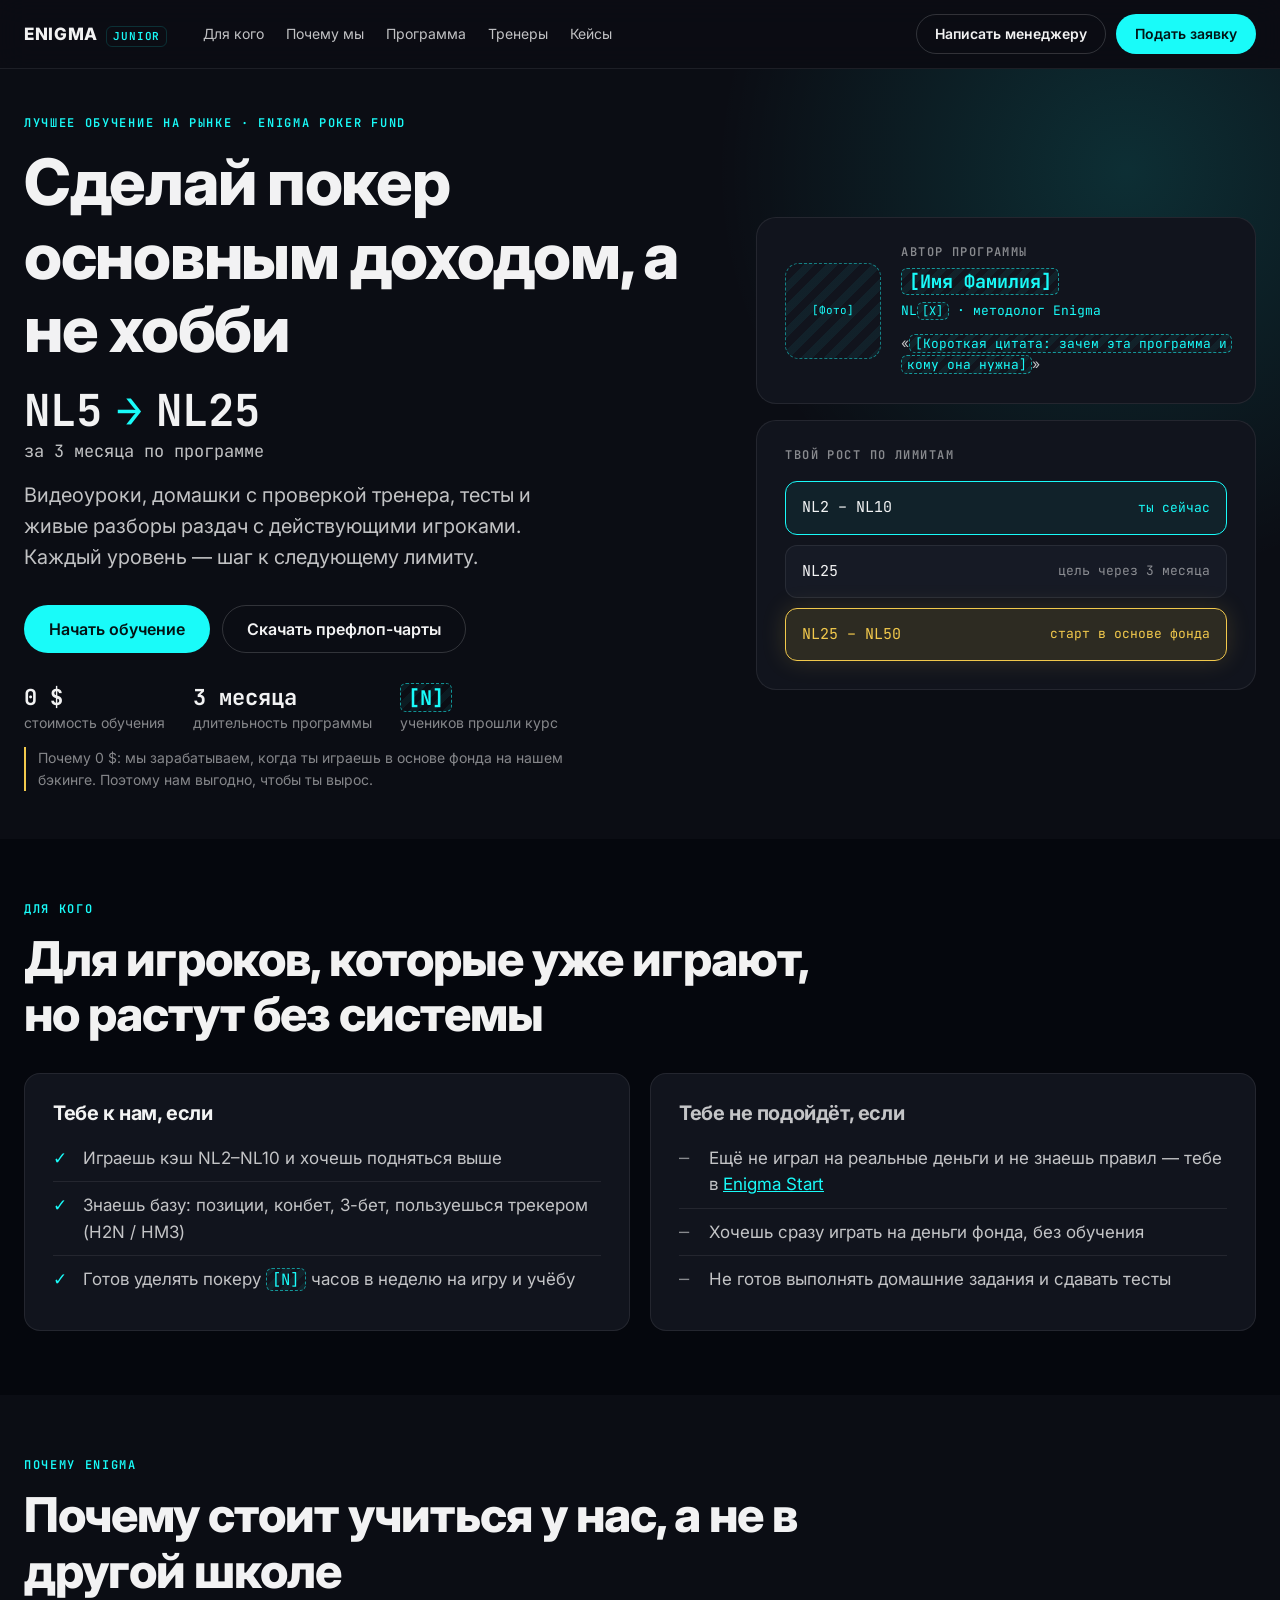
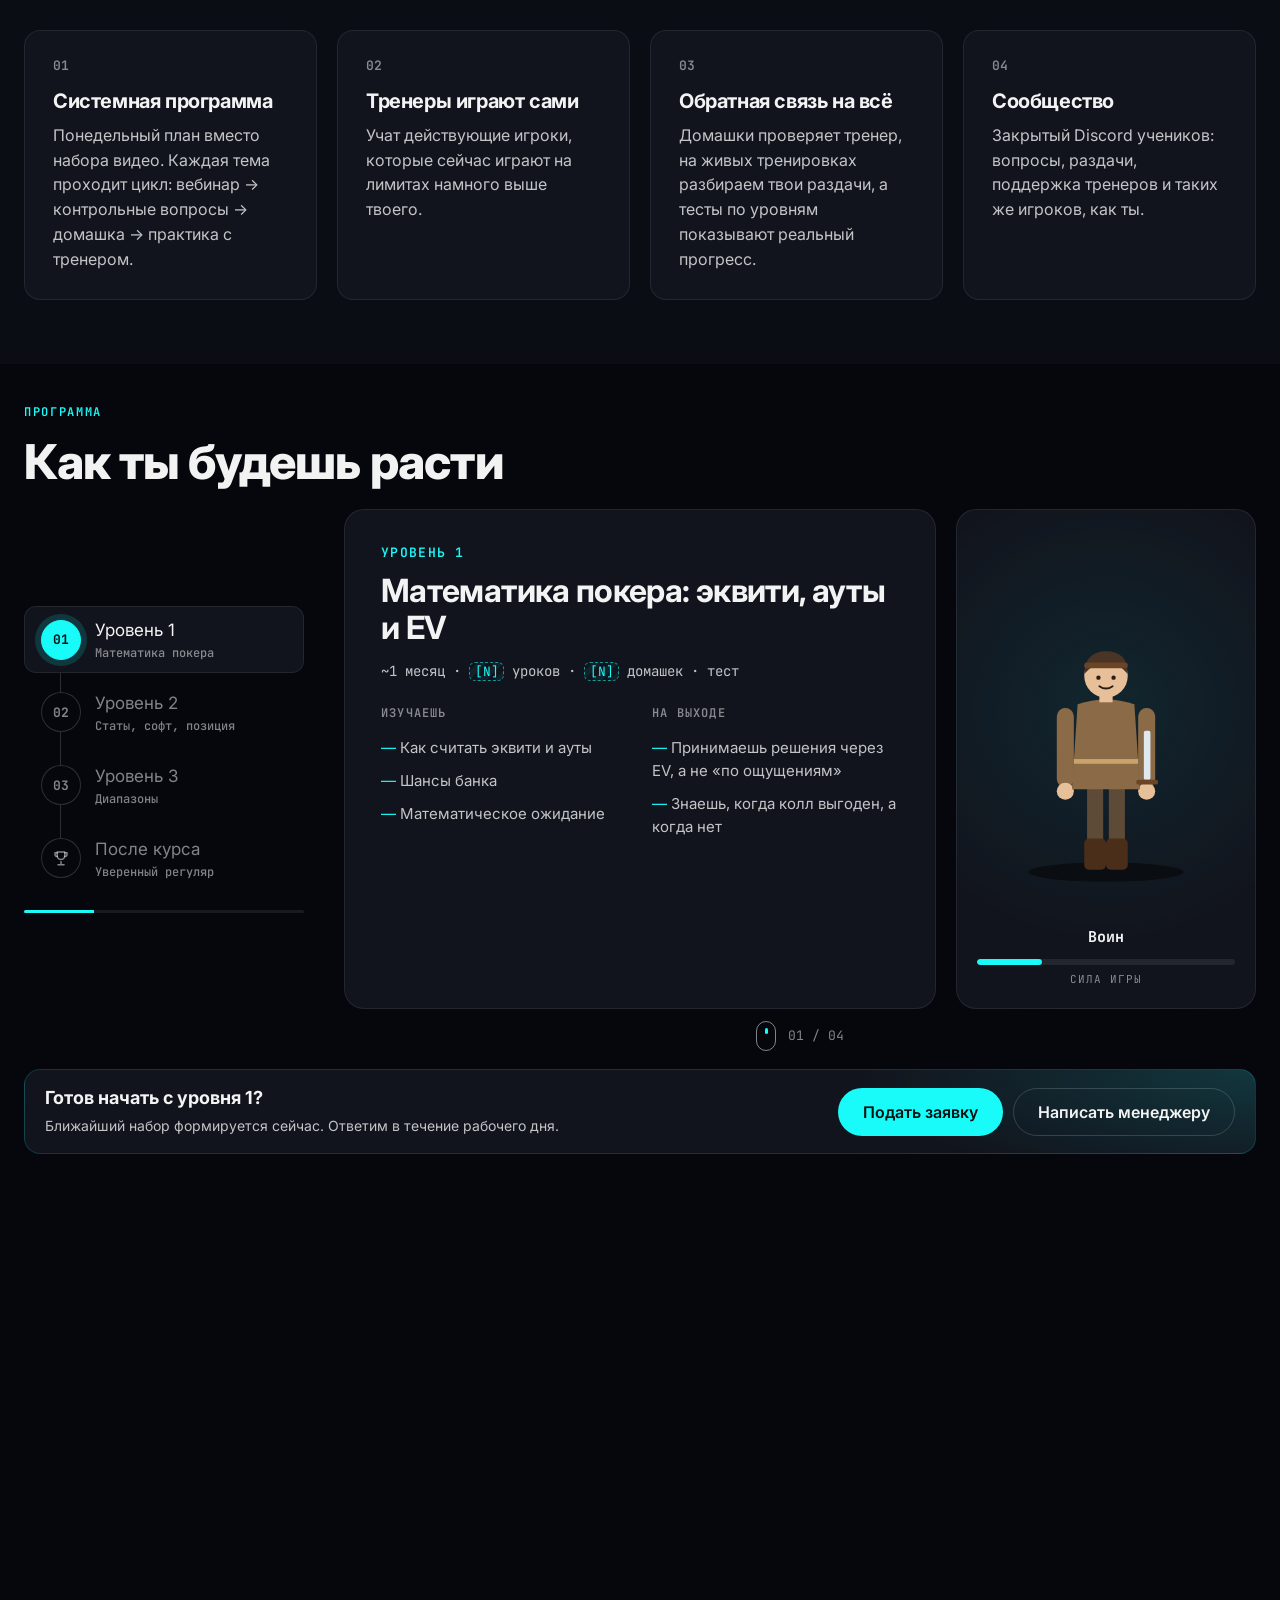
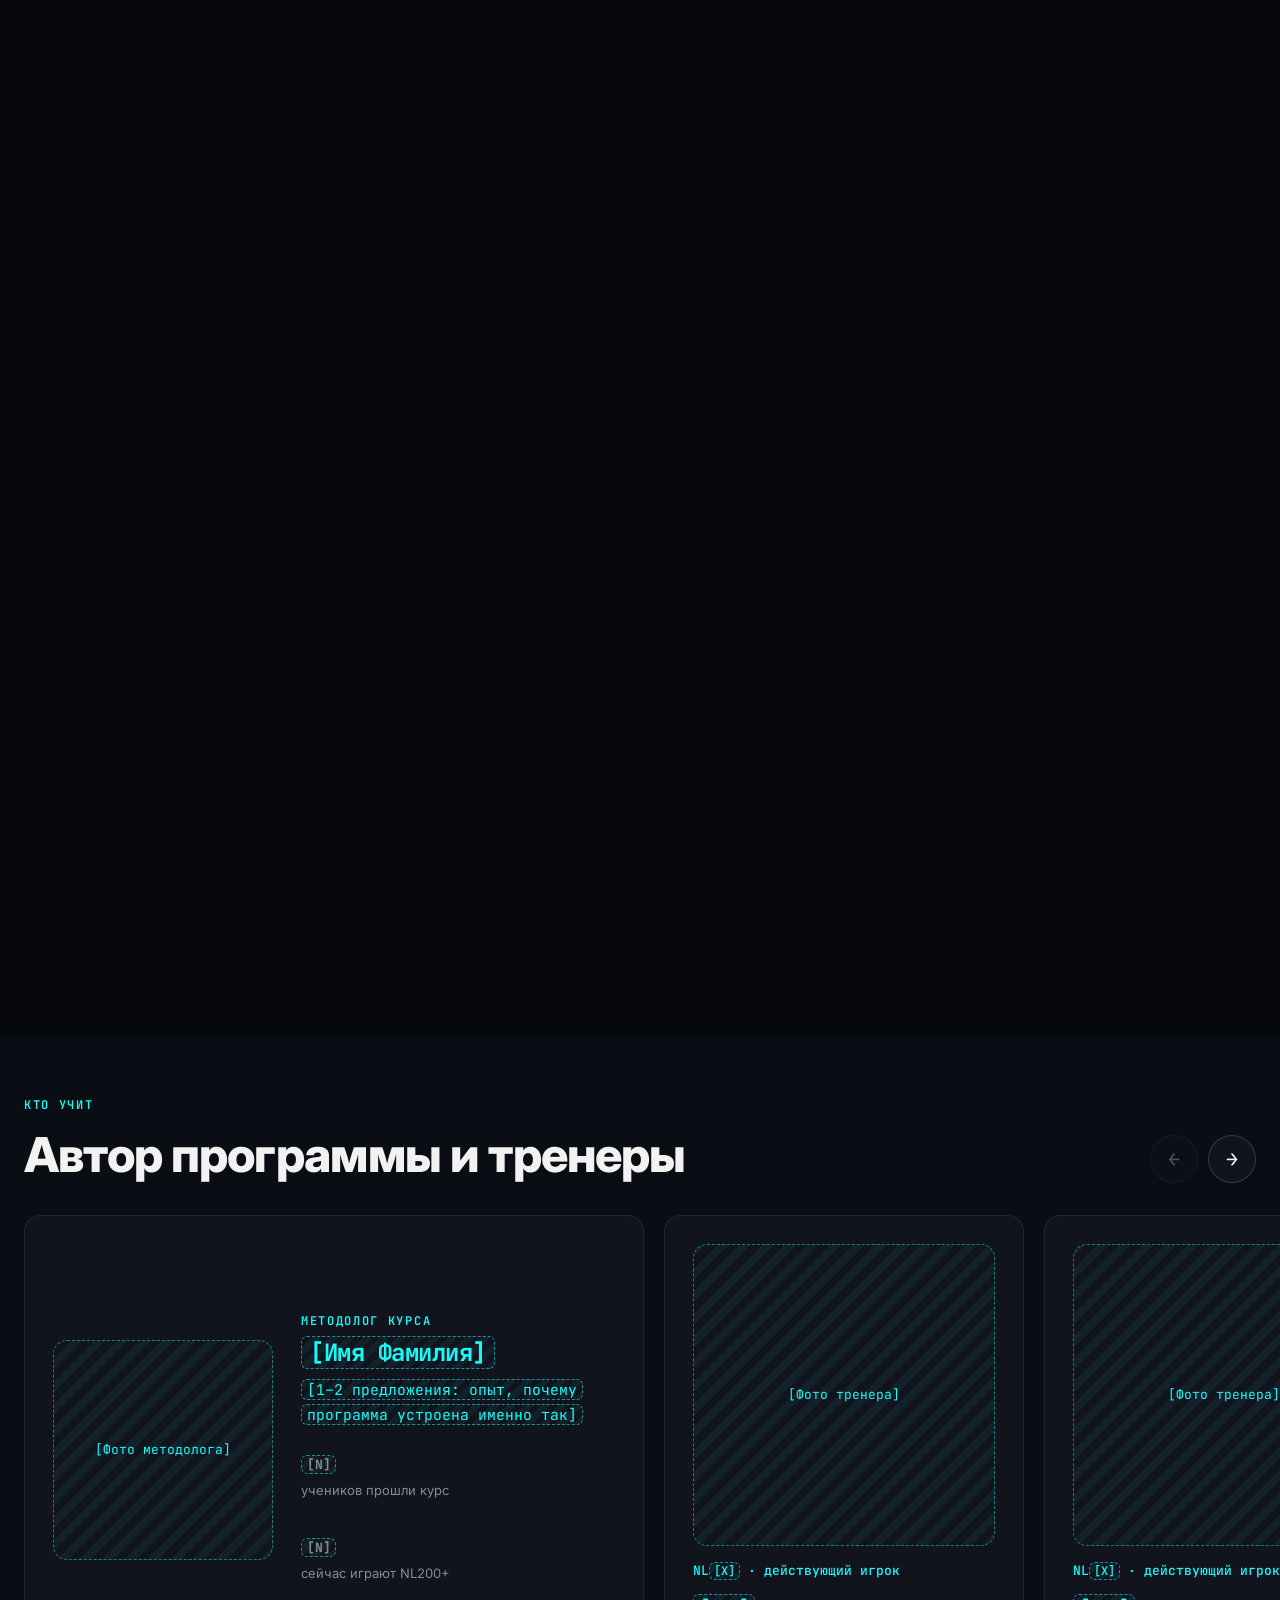
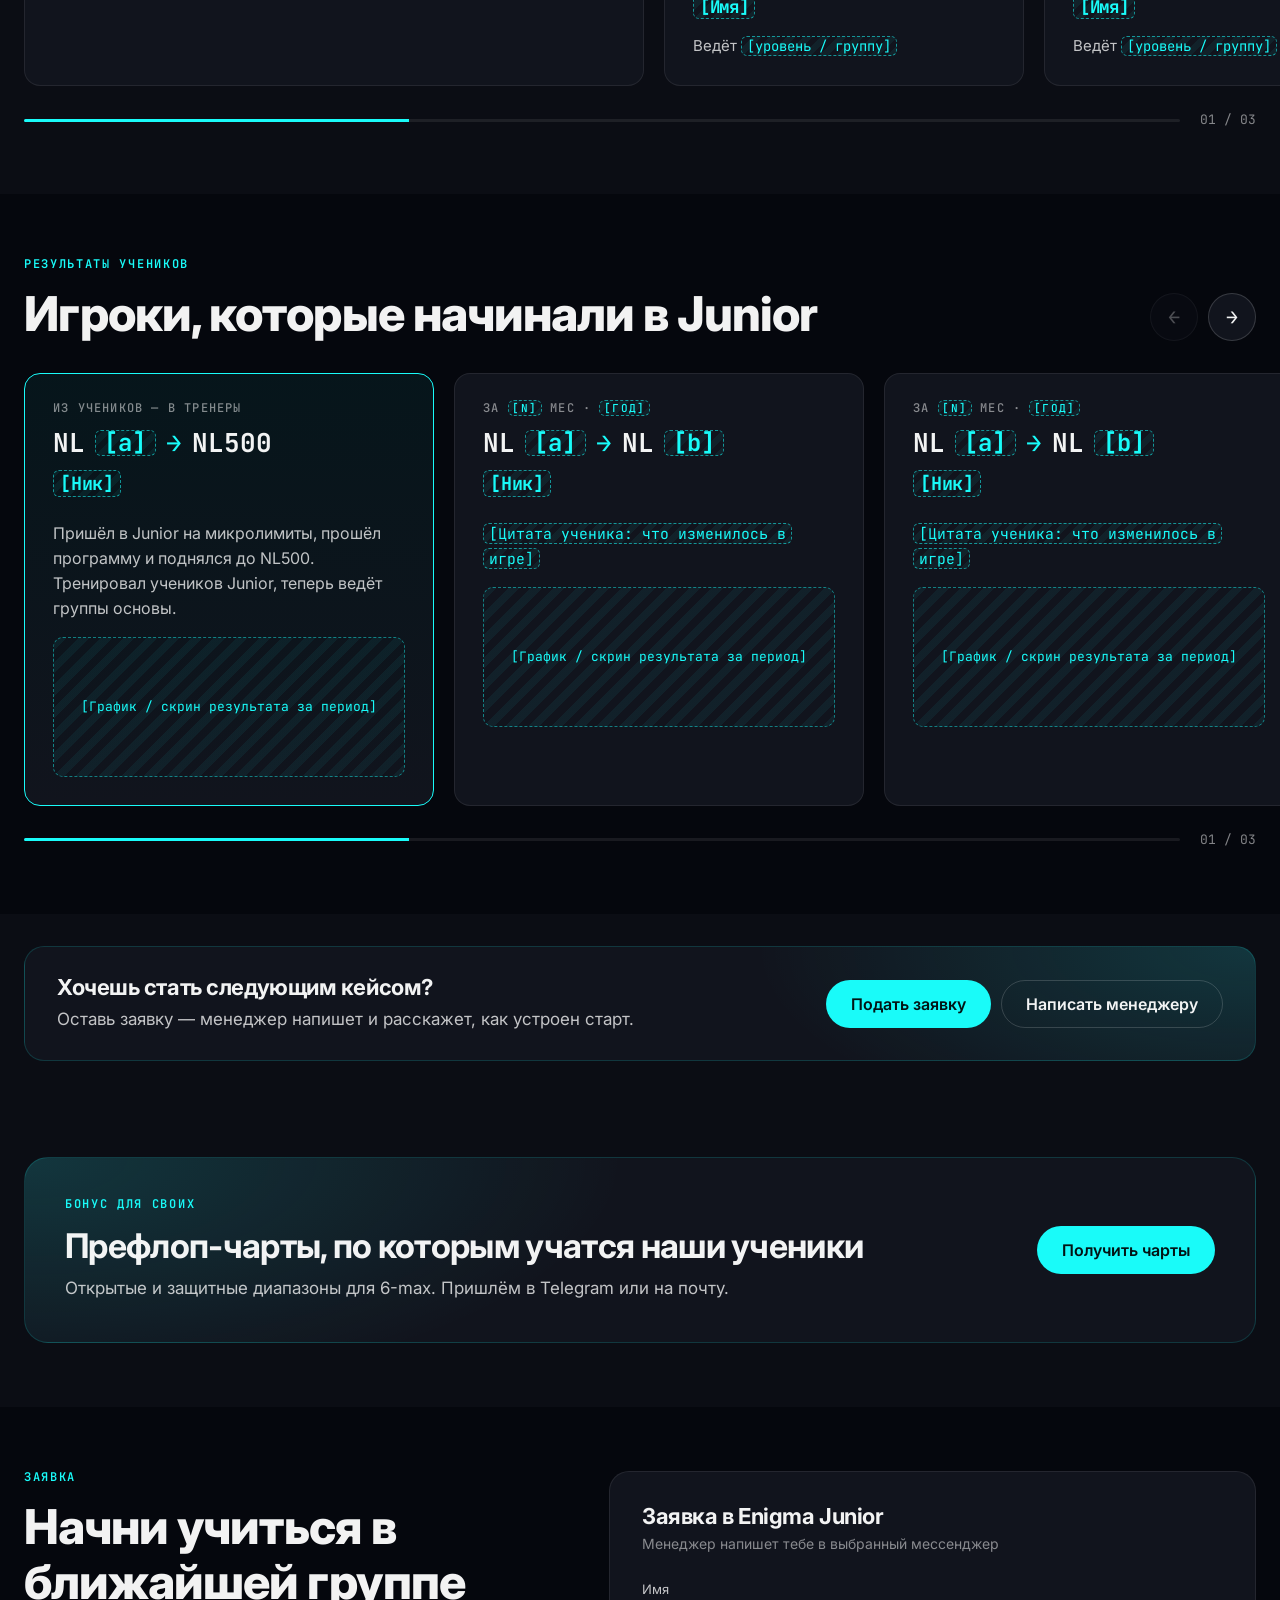
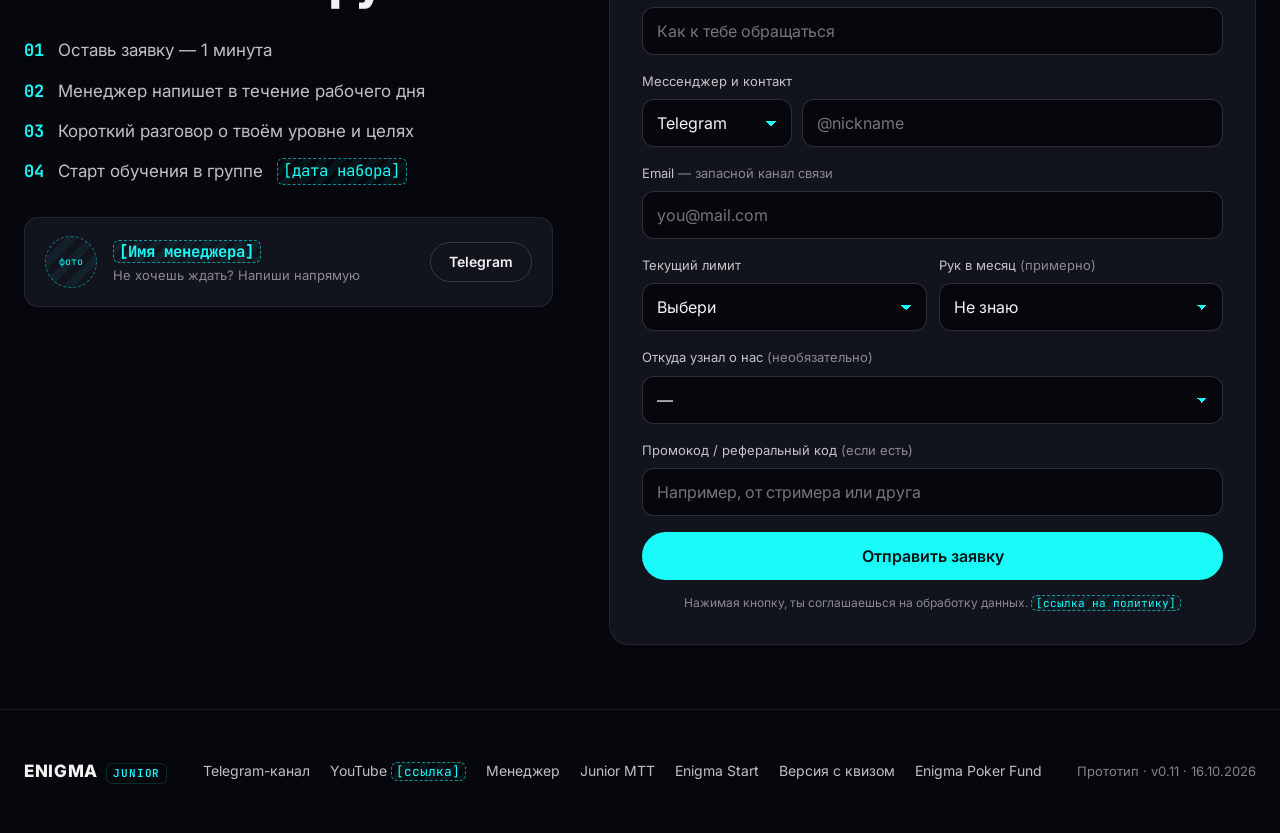
<file: index.html>
<!DOCTYPE html>
<html lang="ru">
<head>
  <meta charset="UTF-8">
  <meta name="viewport" content="width=device-width, initial-scale=1.0">
  <meta name="robots" content="noindex, nofollow">
  <title>Enigma Junior — лучшее обучение кэшу для игроков NL2–NL10</title>
  <link rel="preconnect" href="https://fonts.googleapis.com">
  <link rel="preconnect" href="https://fonts.gstatic.com" crossorigin>
  <link href="https://fonts.googleapis.com/css2?family=Inter:wght@400;500;600;700;800&family=JetBrains+Mono:wght@400;500;600;700&display=swap" rel="stylesheet">
  <link rel="stylesheet" href="styles.css?v=0.11">
</head>
<body data-discipline="cash">

  <!-- Header -->
  <header class="header">
    <div class="wrap">
      <a href="#top" class="logo">ENIGMA <span class="logo-tag">JUNIOR</span></a>
      <nav class="nav">
        <a href="#fit">Для кого</a>
        <a href="#why">Почему мы</a>
        <a href="#program">Программа</a>
        <a href="#coaches">Тренеры</a>
        <a href="#cases">Кейсы</a>
      </nav>
      <div class="header-actions">
        <a class="btn btn-ghost btn-sm" href="#" data-manager>Написать менеджеру</a>
        <button class="btn btn-primary btn-sm" data-open-apply>Подать заявку</button>
      </div>
    </div>
  </header>

  <main id="top">

    <!-- Hero -->
    <section class="hero">
      <div class="wrap hero-grid">
        <div class="reveal">
          <div class="eyebrow">Лучшее обучение на рынке · Enigma Poker Fund</div>
          <h1>Сделай покер основным доходом, а не хобби</h1>
          <div class="hero-route">
            <span>NL5</span>
            <span class="arrow">→</span>
            <span>NL25</span>
          </div>
          <div class="muted mono">за 3 месяца по программе</div>
          <p class="hero-sub">Видеоуроки, домашки с проверкой тренера, тесты и живые разборы раздач с действующими игроками. Каждый уровень — шаг к следующему лимиту.</p>
          <div class="hero-cta">
            <button class="btn btn-primary" data-open-apply>Начать обучение</button>
            <a class="btn btn-ghost" href="lead-magnet.html">Скачать префлоп-чарты</a>
          </div>
          <div class="hero-facts">
            <div><b>0 $</b>стоимость обучения</div>
            <div><b>3 месяца</b>длительность программы</div>
            <div><b><span class="ph">[N]</span></b>учеников прошли курс</div>
          </div>
          <p class="free-note">Почему 0 $: мы зарабатываем, когда ты играешь в основе фонда на нашем бэкинге. Поэтому нам выгодно, чтобы ты вырос.</p>
        </div>
        <div class="hero-side reveal">
          <div class="hero-card hero-author">
            <div class="ph-block avatar-lg">[Фото]</div>
            <div>
              <div class="hero-card-title">Автор программы</div>
              <div class="author-name"><span class="ph">[Имя Фамилия]</span></div>
              <div class="author-meta mono">NL<span class="ph">[X]</span> · методолог Enigma</div>
              <p class="author-quote">«<span class="ph">[Короткая цитата: зачем эта программа и кому она нужна]</span>»</p>
            </div>
          </div>
          <div class="hero-card">
            <div class="hero-card-title">Твой рост по лимитам</div>
            <ul class="ladder">
              <li class="on"><span>NL2 – NL10</span><span>ты сейчас</span></li>
              <li><span>NL25</span><span>цель через 3 месяца</span></li>
              <li class="gold"><span>NL25 – NL50</span><span>старт в основе фонда</span></li>
            </ul>
          </div>
        </div>
      </div>
    </section>

    <!-- Who it is for -->
    <section class="section-alt" id="fit">
      <div class="wrap">
        <div class="eyebrow">Для кого</div>
        <h2 class="section-title">Для игроков, которые уже играют, но растут без системы</h2>
        <div class="fit-grid">
          <div class="card reveal">
            <h3>Тебе к нам, если</h3>
            <ul class="fit-list">
              <li><span class="mark">✓</span><span>Играешь кэш NL2–NL10 и хочешь подняться выше</span></li>
              <li><span class="mark">✓</span><span>Знаешь базу: позиции, конбет, 3-бет, пользуешься трекером (H2N / HM3)</span></li>
              <li><span class="mark">✓</span><span>Готов уделять покеру <span class="ph">[N]</span> часов в неделю на игру и учёбу</span></li>
            </ul>
          </div>
          <div class="card fit-no reveal">
            <h3>Тебе не подойдёт, если</h3>
            <ul class="fit-list">
              <li><span class="mark">—</span><span>Ещё не играл на реальные деньги и не знаешь правил — тебе в <a class="accent" href="start/">Enigma Start</a></span></li>
              <li><span class="mark">—</span><span>Хочешь сразу играть на деньги фонда, без обучения</span></li>
              <li><span class="mark">—</span><span>Не готов выполнять домашние задания и сдавать тесты</span></li>
            </ul>
          </div>
        </div>
      </div>
    </section>

    <!-- Why Enigma (merged with "what's included") -->
    <section id="why">
      <div class="wrap">
        <div class="eyebrow">Почему Enigma</div>
        <h2 class="section-title">Почему стоит учиться у нас, а не в другой школе</h2>
        <div class="grid grid-4">
          <div class="card why-card reveal">
            <span class="num">01</span>
            <h3>Системная программа</h3>
            <p>Понедельный план вместо набора видео. Каждая тема проходит цикл: вебинар → контрольные вопросы → домашка → практика с тренером.</p>
          </div>
          <div class="card why-card reveal">
            <span class="num">02</span>
            <h3>Тренеры играют сами</h3>
            <p>Учат действующие игроки, которые сейчас играют на лимитах намного выше твоего.</p>
          </div>
          <div class="card why-card reveal">
            <span class="num">03</span>
            <h3>Обратная связь на всё</h3>
            <p>Домашки проверяет тренер, на живых тренировках разбираем твои раздачи, а тесты по уровням показывают реальный прогресс.</p>
          </div>
          <div class="card why-card reveal">
            <span class="num">04</span>
            <h3>Сообщество</h3>
            <p>Закрытый Discord учеников: вопросы, раздачи, поддержка тренеров и таких же игроков, как ты.</p>
          </div>
        </div>
      </div>
    </section>

    <!-- Program: levels + growing character -->
    <section class="section-alt scene-section" id="program">
      <div class="wrap">
        <div class="scene" data-scene>
          <div class="scene-sticky">
            <div class="scene-head">
              <div class="eyebrow">Программа</div>
              <h2 class="section-title">Как ты будешь расти</h2>
            </div>
            <div class="scene-grid">
            <div class="scene-side">
              <div class="scene-rail">
                <button><span class="idx">01</span><span class="txt">Уровень 1<small>Математика покера</small></span></button>
                <button><span class="idx">02</span><span class="txt">Уровень 2<small>Статы, софт, позиция</small></span></button>
                <button><span class="idx">03</span><span class="txt">Уровень 3<small>Диапазоны</small></span></button>
                <button><span class="idx"><svg class="trophy" viewBox="0 0 24 24" width="18" height="18" fill="none" stroke="currentColor" stroke-width="2" stroke-linecap="round" stroke-linejoin="round" aria-hidden="true"><path d="M8 21h8M12 17v4M7 4h10v5a5 5 0 0 1-10 0V4z"/><path d="M17 5h3v2a3 3 0 0 1-3 3M7 5H4v2a3 3 0 0 0 3 3"/></svg></span><span class="txt">После курса<small>Уверенный регуляр</small></span></button>
              </div>
              <div class="scene-progress"><i data-scene-progress></i></div>
            </div>

            <div class="scene-stage path-stage">
              <div class="path-panels">
                <article class="scene-panel">
                  <div class="when">Уровень 1</div>
                  <h3>Математика покера: эквити, ауты и EV</h3>
                  <div class="path-meta mono">~1 месяц · <span class="ph">[N]</span> уроков · <span class="ph">[N]</span> домашек · тест</div>
                  <div class="path-cols">
                    <div><h4>Изучаешь</h4><ul><li>Как считать эквити и ауты</li><li>Шансы банка</li><li>Математическое ожидание</li></ul></div>
                    <div><h4>На выходе</h4><ul><li>Принимаешь решения через EV, а не «по ощущениям»</li><li>Знаешь, когда колл выгоден, а когда нет</li></ul></div>
                  </div>
                </article>
                <article class="scene-panel">
                  <div class="when">Уровень 2</div>
                  <h3>Статы, покерный софт и игра в позиции</h3>
                  <div class="path-meta mono">~1 месяц · <span class="ph">[N]</span> уроков · <span class="ph">[N]</span> домашек · разбор своих раздач</div>
                  <div class="path-cols">
                    <div><h4>Изучаешь</h4><ul><li>Базовые статы и как их использовать</li><li>Покерный софт: трекер, HUD</li><li>Игру в позиции и без позиции</li></ul></div>
                    <div><h4>На выходе</h4><ul><li>Читаешь соперника по статам</li><li>Понимаешь, как позиция меняет розыгрыш</li></ul></div>
                  </div>
                </article>
                <article class="scene-panel">
                  <div class="when">Уровень 3</div>
                  <h3>Диапазоны от улицы к улице и финальный тест</h3>
                  <div class="path-meta mono">~1 месяц · <span class="ph">[N]</span> уроков · финальный тест · 2 живые тренировки</div>
                  <div class="path-cols">
                    <div><h4>Изучаешь</h4><ul><li>Как вести диапазон от улицы к улице</li><li><span class="ph">[тема]</span></li><li><span class="ph">[тема]</span></li></ul></div>
                    <div><h4>На выходе</h4><ul><li>Думаешь диапазонами, а не конкретной рукой</li><li>Сдаёшь финальный тест</li></ul></div>
                  </div>
                </article>
                <article class="scene-panel">
                  <div class="when">После курса</div>
                  <h3>Подтверждаешь навыки и выходишь на NL25</h3>
                  <div class="path-meta mono">Стабильный плюс на NL25</div>
                  <div class="path-cols">
                    <div><h4>Что дальше</h4><ul><li>Созвонишься с главным тренером, чтобы подтвердить знания и навыки</li><li>Поговоришь с ментором: синхронизируете стратегию роста и ожидания</li></ul></div>
                    <div><h4>Результат</h4><ul><li>Если успешно прошёл программу — получишь приглашение в основной состав фонда на NL25–NL50</li></ul></div>
                  </div>
                </article>
              </div>

              <div class="figure-card">
                <svg class="hero-fig" data-figure data-level="1" viewBox="0 0 240 320" role="img" aria-label="Персонаж становится сильнее с каждым уровнем">
                  <defs>
                    <radialGradient id="aura" cx="50%" cy="50%" r="50%">
                      <stop offset="0%" stop-color="#19fbf9" stop-opacity=".45"/>
                      <stop offset="100%" stop-color="#19fbf9" stop-opacity="0"/>
                    </radialGradient>
                  </defs>

                  <!-- aura -->
                  <circle class="lv lv-3" cx="120" cy="175" r="100" fill="url(#aura)" opacity=".5"/>
                  <circle class="lv lv-4" cx="120" cy="170" r="118" fill="url(#aura)"/>
                  <ellipse cx="120" cy="296" rx="72" ry="9" fill="#000" opacity=".45"/>

                  <g class="fig-body">
                    <!-- cape (champion) -->
                    <path class="lv lv-4" d="M90 116 Q120 108 150 116 Q190 168 208 262 Q178 274 146 264 Q148 226 140 206 Z" fill="#0f5e5d" stroke="#19fbf9" stroke-width="1.5"/>

                    <!-- legs -->
                    <rect x="100" y="198" width="17" height="90" rx="5" fill="#5e4b37"/>
                    <rect x="123" y="198" width="17" height="90" rx="5" fill="#5e4b37"/>
                    <g class="lv lv-1 lv-2">
                      <rect x="97" y="260" width="23" height="33" rx="5" fill="#4a2e19"/>
                      <rect x="120" y="260" width="23" height="33" rx="5" fill="#4a2e19"/>
                    </g>
                    <g class="lv lv-3 lv-4">
                      <rect x="96" y="222" width="25" height="72" rx="7" fill="#a9b8c6" stroke="#6f8191" stroke-width="1.5"/>
                      <rect x="119" y="222" width="25" height="72" rx="7" fill="#a9b8c6" stroke="#6f8191" stroke-width="1.5"/>
                      <circle cx="108" cy="236" r="6" fill="#dfe8ef"/>
                      <circle cx="132" cy="236" r="6" fill="#dfe8ef"/>
                      <line x1="108" y1="250" x2="108" y2="288" stroke="#19fbf9" stroke-width="1.5"/>
                      <line x1="132" y1="250" x2="132" y2="288" stroke="#19fbf9" stroke-width="1.5"/>
                    </g>

                    <!-- arms -->
                    <rect x="68" y="122" width="18" height="84" rx="9" fill="#8b6b47"/>
                    <rect x="154" y="122" width="18" height="84" rx="9" fill="#8b6b47"/>
                    <circle cx="77" cy="210" r="9" fill="#e7c09a"/>
                    <circle cx="163" cy="210" r="9" fill="#e7c09a"/>
                    <g class="lv lv-2">
                      <rect x="66" y="172" width="22" height="24" rx="4" fill="#6b4426"/>
                      <rect x="152" y="172" width="22" height="24" rx="4" fill="#6b4426"/>
                    </g>
                    <g class="lv lv-3 lv-4">
                      <rect x="65" y="126" width="24" height="76" rx="11" fill="#a9b8c6" stroke="#6f8191" stroke-width="1.5"/>
                      <rect x="151" y="126" width="24" height="76" rx="11" fill="#a9b8c6" stroke="#6f8191" stroke-width="1.5"/>
                    </g>

                    <!-- torso: peasant tunic -->
                    <path d="M90 118 Q120 108 150 118 L156 208 L84 208 Z" fill="#8b6b47"/>
                    <rect x="86" y="176" width="68" height="5" fill="#c9a36a"/>
                    <!-- leather vest -->
                    <g class="lv lv-2">
                      <path d="M92 119 Q120 111 148 119 L153 202 L87 202 Z" fill="#6b4426"/>
                      <path d="M120 116 L120 200" stroke="#a07a4f" stroke-width="1.5" stroke-dasharray="4 4"/>
                      <rect x="86" y="182" width="68" height="8" fill="#3a2414"/>
                      <rect x="114" y="181" width="12" height="10" rx="2" fill="#f2c94c"/>
                    </g>
                    <!-- plate armor -->
                    <g class="lv lv-3 lv-4">
                      <path d="M87 118 Q120 104 153 118 L155 204 Q120 216 85 204 Z" fill="#a9b8c6" stroke="#6f8191" stroke-width="1.5"/>
                      <path d="M120 114 L120 206" stroke="#6f8191" stroke-width="1.5"/>
                      <path class="lv lv-3" d="M120 138 L132 152 L120 166 L108 152 Z" fill="#19fbf9"/>
                      <g class="lv lv-4">
                        <path d="M106 134 L134 134 L134 156 Q120 178 106 156 Z" fill="#33424f" stroke="#19fbf9" stroke-width="1.5"/>
                        <text x="120" y="156" text-anchor="middle" font-family="JetBrains Mono, monospace" font-weight="700" font-size="17" fill="#19fbf9">E</text>
                      </g>
                      <rect x="85" y="186" width="70" height="8" fill="#6f8191"/>
                      <ellipse cx="82" cy="124" rx="19" ry="12" fill="#dfe8ef" stroke="#6f8191" stroke-width="1.5"/>
                      <ellipse cx="158" cy="124" rx="19" ry="12" fill="#dfe8ef" stroke="#6f8191" stroke-width="1.5"/>
                    </g>

                    <!-- head -->
                    <rect x="113" y="102" width="14" height="14" fill="#e7c09a"/>
                    <circle cx="120" cy="88" r="23" fill="#e7c09a"/>
                    <path d="M97 86 Q98 62 120 62 Q143 62 143 86 Q132 73 120 75 Q106 75 97 86 Z" fill="#4a3426"/>
                    <circle cx="112" cy="90" r="2.3" fill="#2a1d14"/>
                    <circle cx="128" cy="90" r="2.3" fill="#2a1d14"/>
                    <path class="lv lv-1" d="M113 99 Q120 104 127 99" stroke="#2a1d14" stroke-width="2" fill="none" stroke-linecap="round"/>
                    <path class="lv lv-2" d="M113 100 L127 100" stroke="#2a1d14" stroke-width="2" stroke-linecap="round"/>
                    <path class="lv lv-4" d="M112 99 Q121 105 129 97" stroke="#2a1d14" stroke-width="2.2" fill="none" stroke-linecap="round"/>

                    <!-- warrior headband -->
                    <rect class="lv lv-1 lv-2" x="97" y="74" width="46" height="6" rx="3" fill="#6b4426"/>
                    <!-- knight helmet -->
                    <g class="lv lv-3">
                      <path d="M94 96 Q93 58 120 58 Q147 58 146 96 L146 104 L94 104 Z" fill="#a9b8c6" stroke="#6f8191" stroke-width="1.5"/>
                      <rect x="102" y="86" width="36" height="5" rx="2" fill="#1a2430"/>
                      <path d="M120 58 Q132 40 150 44 Q136 50 128 60 Z" fill="#19fbf9"/>
                    </g>
                    <!-- champion sunglasses -->
                    <g class="lv lv-4">
                      <rect x="103" y="84" width="15" height="9" rx="3" fill="#0b0d14" stroke="#19fbf9" stroke-width="1.2"/>
                      <rect x="122" y="84" width="15" height="9" rx="3" fill="#0b0d14" stroke="#19fbf9" stroke-width="1.2"/>
                      <line x1="118" y1="87" x2="122" y2="87" stroke="#19fbf9" stroke-width="1.2"/>
                    </g>

                    <!-- levels 1–2: short sword; level 2: wooden shield -->
                    <g class="lv lv-1 lv-2">
                      <rect x="160" y="146" width="7" height="52" rx="2" fill="#dfe8ef"/>
                      <rect x="152" y="198" width="23" height="5" rx="2" fill="#6b4426"/>
                    </g>
                    <g class="lv lv-2">
                      <circle cx="70" cy="184" r="25" fill="#7a5532" stroke="#c8a46a" stroke-width="3"/>
                      <circle cx="70" cy="184" r="5" fill="#c8a46a"/>
                    </g>
                    <!-- level 3: longsword + kite shield -->
                    <g class="lv lv-3">
                      <rect x="159" y="96" width="9" height="102" rx="2" fill="#dfe8ef" stroke="#6f8191"/>
                      <rect x="148" y="197" width="31" height="6" rx="2" fill="#6f8191"/>
                      <path d="M46 146 L96 146 L96 186 Q71 228 46 186 Z" fill="#33424f" stroke="#19fbf9" stroke-width="2"/>
                      <text x="71" y="182" text-anchor="middle" font-family="JetBrains Mono, monospace" font-weight="700" font-size="26" fill="#19fbf9">E</text>
                    </g>
                    <!-- champion: sword on shoulder + chips -->
                    <g class="lv lv-4">
                      <g transform="rotate(24 163 206)">
                        <rect x="159" y="86" width="9" height="112" rx="2" fill="#dfe8ef" stroke="#19fbf9"/>
                        <rect x="147" y="196" width="33" height="6" rx="2" fill="#19fbf9"/>
                      </g>
                      <g>
                        <ellipse cx="54" cy="290" rx="16" ry="5" fill="#f2c94c" stroke="#b8901f" stroke-width="1.2"/>
                        <ellipse cx="54" cy="284" rx="16" ry="5" fill="#f2c94c" stroke="#b8901f" stroke-width="1.2"/>
                        <ellipse cx="54" cy="278" rx="16" ry="5" fill="#f2c94c" stroke="#b8901f" stroke-width="1.2"/>
                        <ellipse cx="54" cy="272" rx="16" ry="5" fill="#f2c94c" stroke="#b8901f" stroke-width="1.2"/>
                        <ellipse cx="54" cy="266" rx="16" ry="5" fill="#ffe08a" stroke="#b8901f" stroke-width="1.2"/>
                      </g>
                      <path d="M196 70 l3 8 8 3 -8 3 -3 8 -3 -8 -8 -3 8 -3 Z" fill="#19fbf9"/>
                      <path d="M40 110 l2 5 5 2 -5 2 -2 5 -2 -5 -5 -2 5 -2 Z" fill="#19fbf9"/>
                    </g>
                  </g>
                </svg>
                <div class="fig-caption">
                  <div class="fig-name mono" data-figure-name>Воин</div>
                  <div class="fig-bar"><i data-figure-bar></i></div>
                  <div class="fig-label mono">сила игры</div>
                </div>
              </div>

              <div class="scene-cue" data-scene-cue><span class="mouse"></span><span class="mono" data-scene-count>01 / 04</span></div>
            </div>
            </div>
            <div class="scene-cta">
              <div>
                <b>Готов начать с уровня 1?</b>
                <span class="muted">Ближайший набор формируется сейчас. Ответим в течение рабочего дня.</span>
              </div>
              <div class="cta-strip-btns">
                <button class="btn btn-primary" data-open-apply>Подать заявку</button>
                <a class="btn btn-ghost" href="#" data-manager>Написать менеджеру</a>
              </div>
            </div>
          </div>
        </div>
      </div>
    </section>

    <!-- Methodologist & coaches: arrow carousel -->
    <section id="coaches">
      <div class="wrap" data-carousel>
        <div class="carousel-head">
          <div>
            <div class="eyebrow">Кто учит</div>
            <h2 class="section-title">Автор программы и тренеры</h2>
          </div>
          <div class="carousel-nav">
            <button class="arrow-btn" data-carousel-prev aria-label="Назад">←</button>
            <button class="arrow-btn" data-carousel-next aria-label="Вперёд">→</button>
          </div>
        </div>
        <div class="carousel-track" data-carousel-track>
            <div class="card methodologist">
              <div class="ph-block">[Фото методолога]</div>
              <div>
                <div class="eyebrow" style="margin-bottom:10px">Методолог курса</div>
                <h3 style="font-size:26px"><span class="ph">[Имя Фамилия]</span></h3>
                <p class="muted" style="margin-top:10px"><span class="ph">[1–2 предложения: опыт, почему программа устроена именно так]</span></p>
                <div class="stats">
                  <div><b><span class="ph">[N]</span></b><span>учеников прошли курс</span></div>
                  <div><b><span class="ph">[N]</span></b><span>сейчас играют NL200+</span></div>
                </div>
              </div>
            </div>
            <div class="card person">
              <div class="ph-block">[Фото тренера]</div>
              <div class="meta">NL<span class="ph">[X]</span> · действующий игрок</div>
              <h3><span class="ph">[Имя]</span></h3>
              <p class="muted">Ведёт <span class="ph">[уровень / группу]</span></p>
            </div>
            <div class="card person">
              <div class="ph-block">[Фото тренера]</div>
              <div class="meta">NL<span class="ph">[X]</span> · действующий игрок</div>
              <h3><span class="ph">[Имя]</span></h3>
              <p class="muted">Ведёт <span class="ph">[уровень / группу]</span></p>
            </div>
        </div>
        <div class="carousel-foot">
          <div class="carousel-bar"><i data-carousel-progress></i></div>
          <span class="mono" data-carousel-count></span>
        </div>
      </div>
    </section>

    <!-- Cases: arrow carousel -->
    <section class="section-alt" id="cases">
      <div class="wrap" data-carousel>
        <div class="carousel-head">
          <div>
            <div class="eyebrow">Результаты учеников</div>
            <h2 class="section-title">Игроки, которые начинали в Junior</h2>
          </div>
          <div class="carousel-nav">
            <button class="arrow-btn" data-carousel-prev aria-label="Назад">←</button>
            <button class="arrow-btn" data-carousel-next aria-label="Вперёд">→</button>
          </div>
        </div>
        <div class="carousel-track" data-carousel-track>
            <div class="card case featured">
              <div class="case-tag">Из учеников — в тренеры</div>
              <div class="case-route">NL<span class="ph">[a]</span><span class="arrow">→</span>NL500</div>
              <h3><span class="ph">[Ник]</span></h3>
              <p>Пришёл в Junior на микролимиты, прошёл программу и поднялся до NL500. Тренировал учеников Junior, теперь ведёт группы основы.</p>
              <div class="ph-block">[График / скрин результата за период]</div>
            </div>
            <div class="card case">
              <div class="case-tag">За <span class="ph">[N]</span> мес · <span class="ph">[год]</span></div>
              <div class="case-route">NL<span class="ph">[a]</span><span class="arrow">→</span>NL<span class="ph">[b]</span></div>
              <h3><span class="ph">[Ник]</span></h3>
              <p><span class="ph">[Цитата ученика: что изменилось в игре]</span></p>
              <div class="ph-block">[График / скрин результата за период]</div>
            </div>
            <div class="card case">
              <div class="case-tag">За <span class="ph">[N]</span> мес · <span class="ph">[год]</span></div>
              <div class="case-route">NL<span class="ph">[a]</span><span class="arrow">→</span>NL<span class="ph">[b]</span></div>
              <h3><span class="ph">[Ник]</span></h3>
              <p><span class="ph">[Цитата ученика: что изменилось в игре]</span></p>
              <div class="ph-block">[График / скрин результата за период]</div>
            </div>
        </div>
        <div class="carousel-foot">
          <div class="carousel-bar"><i data-carousel-progress></i></div>
          <span class="mono" data-carousel-count></span>
        </div>
      </div>
    </section>

    <!-- Inline CTA -->
    <section class="cta-section">
      <div class="wrap">
        <div class="cta-strip reveal">
          <div>
            <h3>Хочешь стать следующим кейсом?</h3>
            <p class="muted">Оставь заявку — менеджер напишет и расскажет, как устроен старт.</p>
          </div>
          <div class="cta-strip-btns">
            <button class="btn btn-primary" data-open-apply>Подать заявку</button>
            <a class="btn btn-ghost" href="#" data-manager>Написать менеджеру</a>
          </div>
        </div>
      </div>
    </section>

    <!-- Lead magnet banner -->
    <section>
      <div class="wrap">
        <div class="lm-banner reveal">
          <div>
            <div class="eyebrow">Бонус для своих</div>
            <h2>Префлоп-чарты, по которым учатся наши ученики</h2>
            <p>Открытые и защитные диапазоны для 6-max. Пришлём в Telegram или на почту.</p>
          </div>
          <a class="btn btn-primary" href="lead-magnet.html">Получить чарты</a>
        </div>
      </div>
    </section>

    <!-- Apply -->
    <section class="section-alt" id="apply">
      <div class="wrap apply-grid">
        <div class="reveal">
          <div class="eyebrow">Заявка</div>
          <h2 class="section-title">Начни учиться в ближайшей группе</h2>
          <ul class="apply-points">
            <li><b>01</b>Оставь заявку — 1 минута</li>
            <li><b>02</b>Менеджер напишет в течение рабочего дня</li>
            <li><b>03</b>Короткий разговор о твоём уровне и целях</li>
            <li><b>04</b>Старт обучения в группе <span class="ph">[дата набора]</span></li>
          </ul>
          <div class="manager">
            <div class="ph-block">фото</div>
            <div>
              <b><span class="ph">[Имя менеджера]</span></b>
              <small>Не хочешь ждать? Напиши напрямую</small>
            </div>
            <a class="btn btn-ghost btn-sm" style="margin-left:auto" href="#" data-manager>Telegram</a>
          </div>
        </div>
        <div class="form reveal" data-apply-form></div>
      </div>
    </section>

  </main>

  <footer class="footer">
    <div class="wrap">
      <a href="#top" class="logo">ENIGMA <span class="logo-tag">JUNIOR</span></a>
      <div class="footer-links">
        <a href="https://t.me/enigmapoker" target="_blank" rel="noopener">Telegram-канал</a>
        <a href="#" target="_blank" rel="noopener">YouTube <span class="ph">[ссылка]</span></a>
        <a href="#" data-manager>Менеджер</a>
        <a href="mtt/">Junior MTT</a>
        <a href="start/">Enigma Start</a>
        <a href="quiz/">Версия с квизом</a>
        <a href="https://enigmapoker.pro" target="_blank" rel="noopener">Enigma Poker Fund</a>
      </div>
      <small>Прототип · v0.11 · 16.10.2026</small>
    </div>
  </footer>

  <div class="mobile-cta" data-mobile-cta>
    <button class="btn btn-primary btn-block" data-open-apply>Подать заявку</button>
  </div>

  <div class="modal" data-modal role="dialog" aria-modal="true" aria-label="Заявка на обучение Enigma Junior">
    <div class="form" data-apply-form data-in-modal></div>
  </div>

  <script src="main.js?v=0.11"></script>
</body>
</html>
</file>
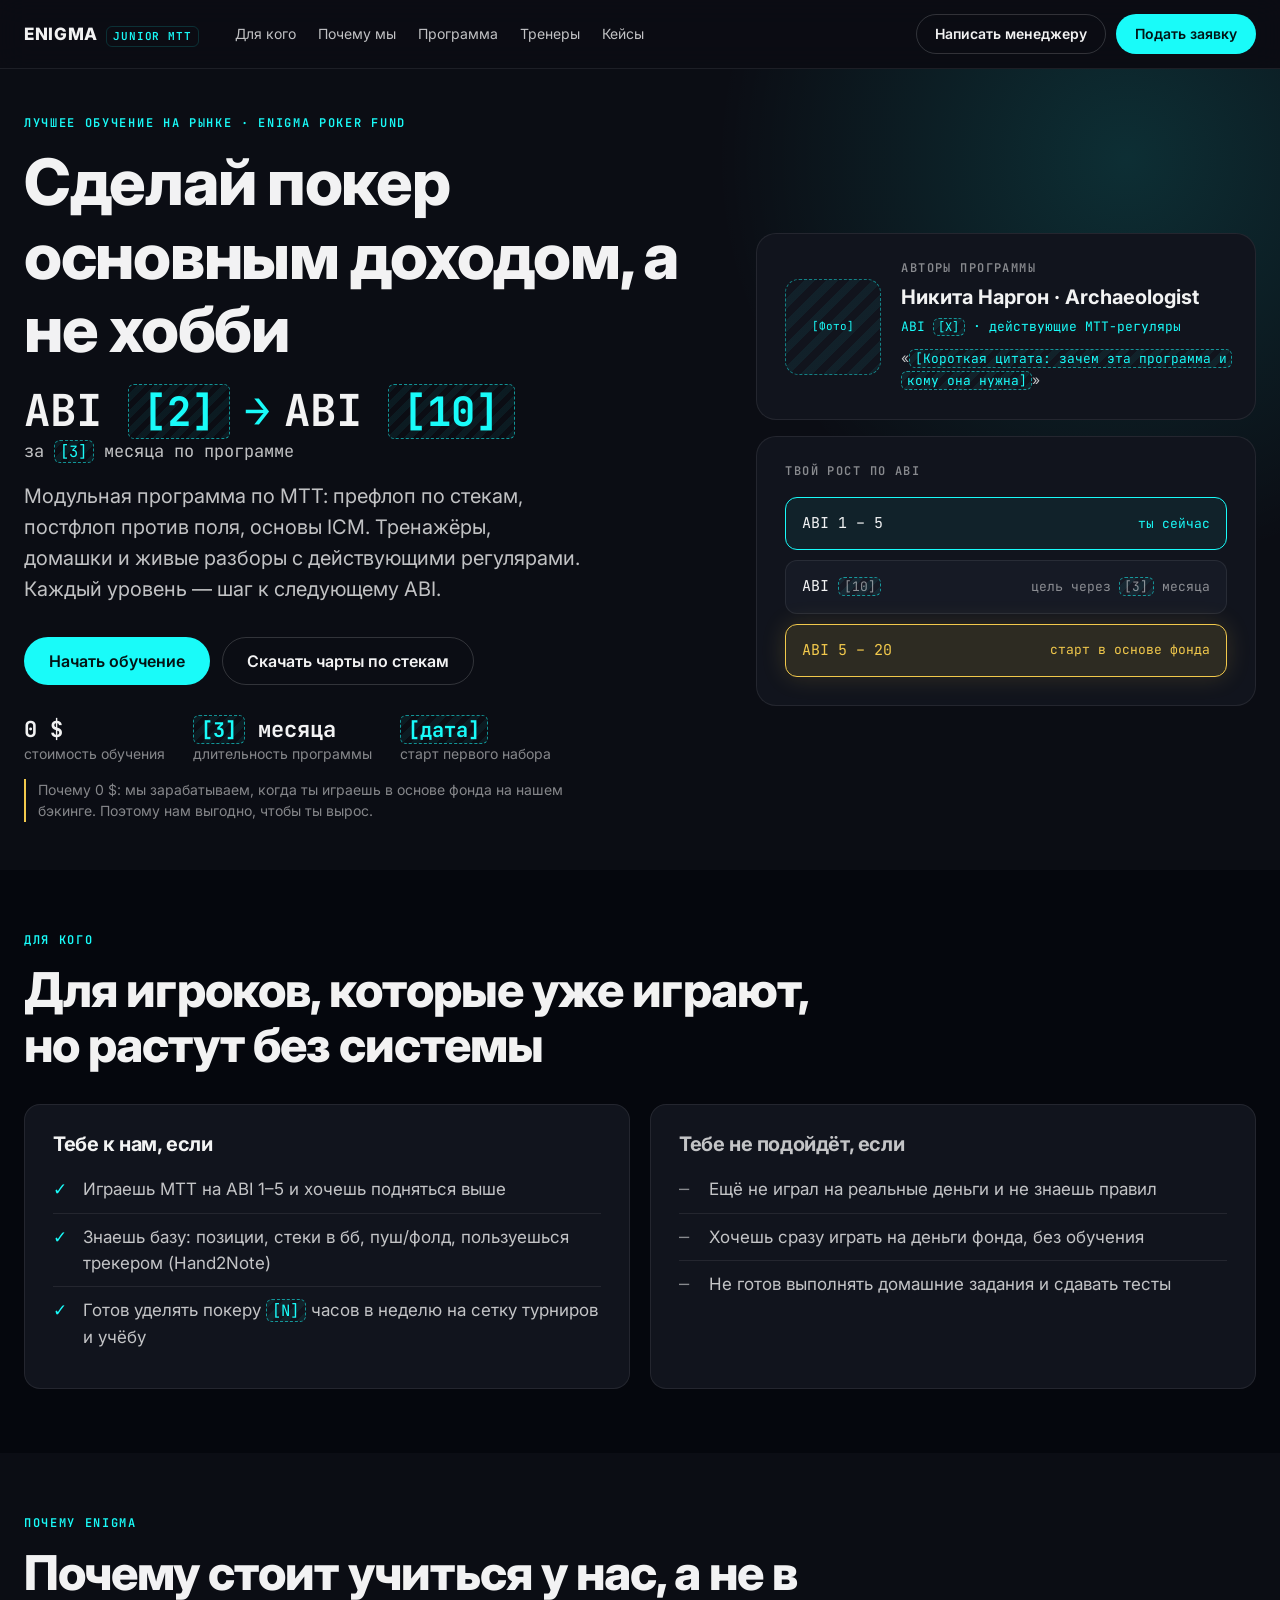
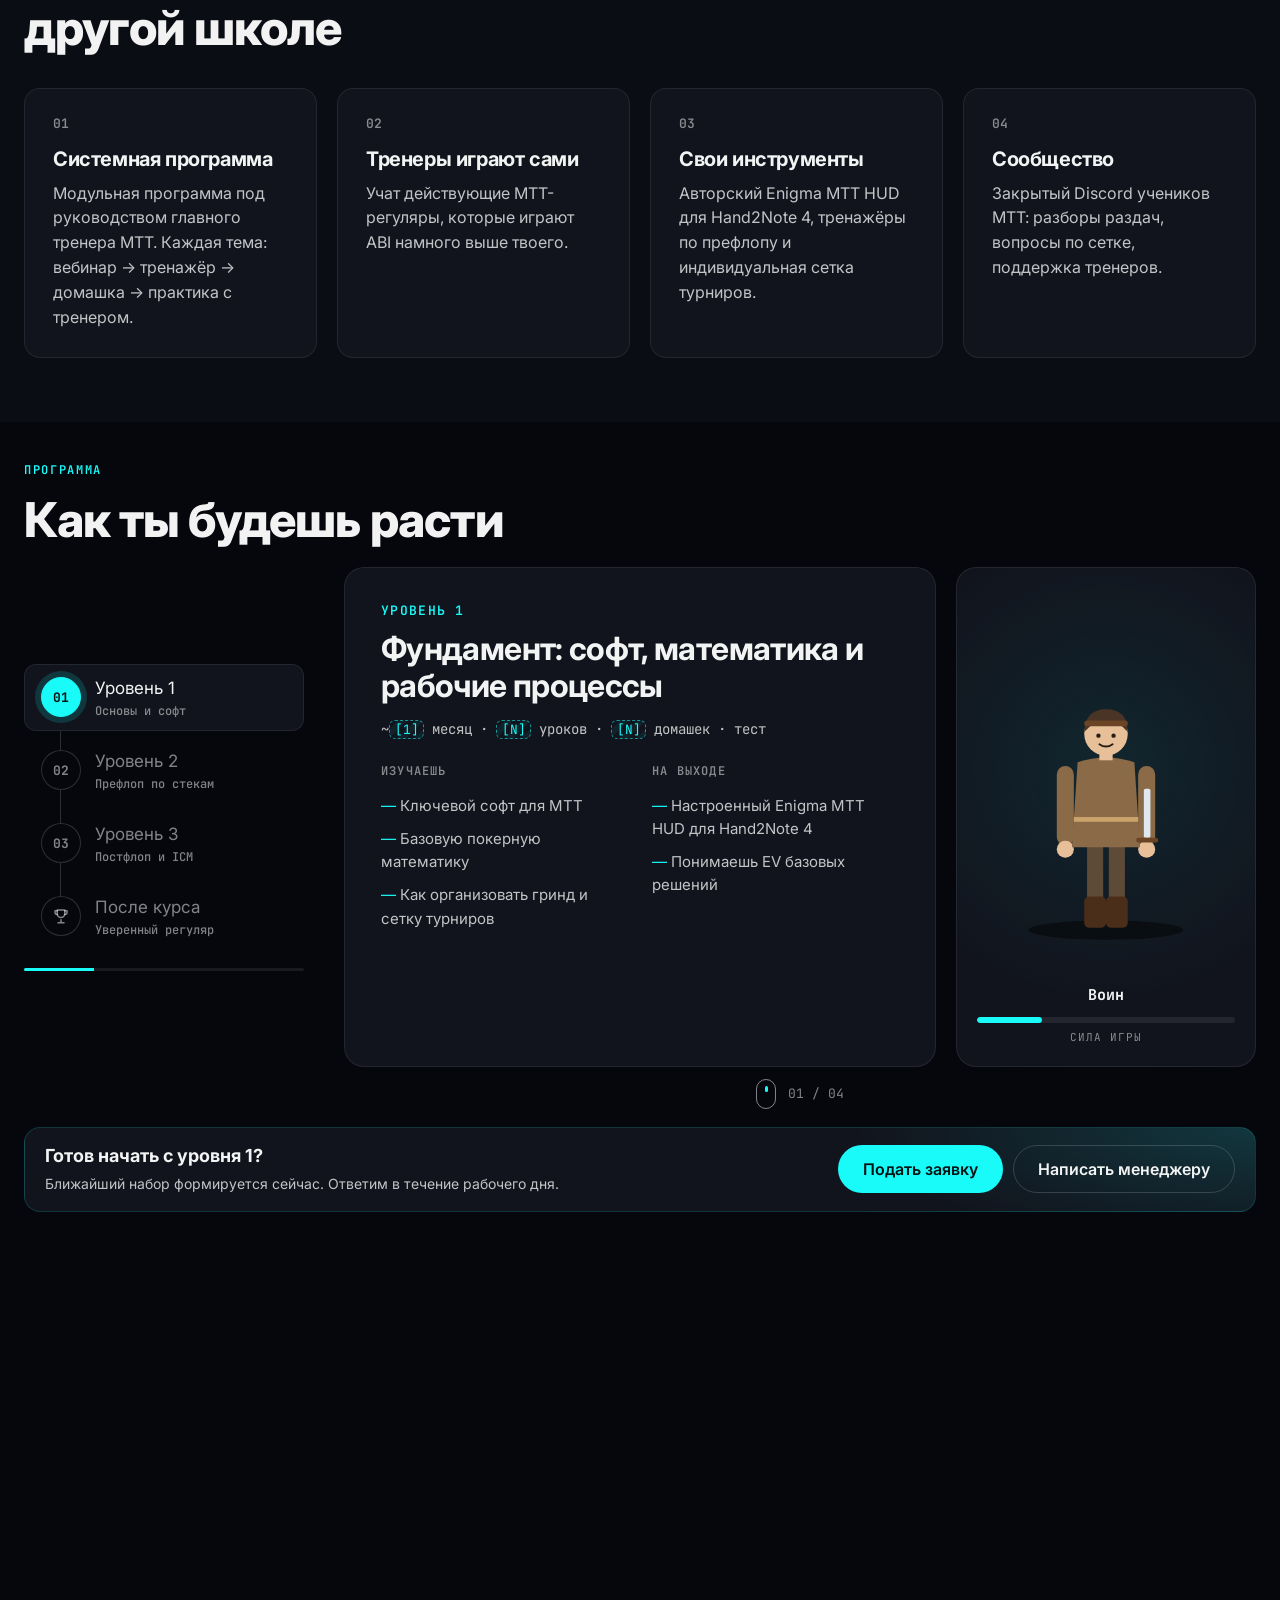
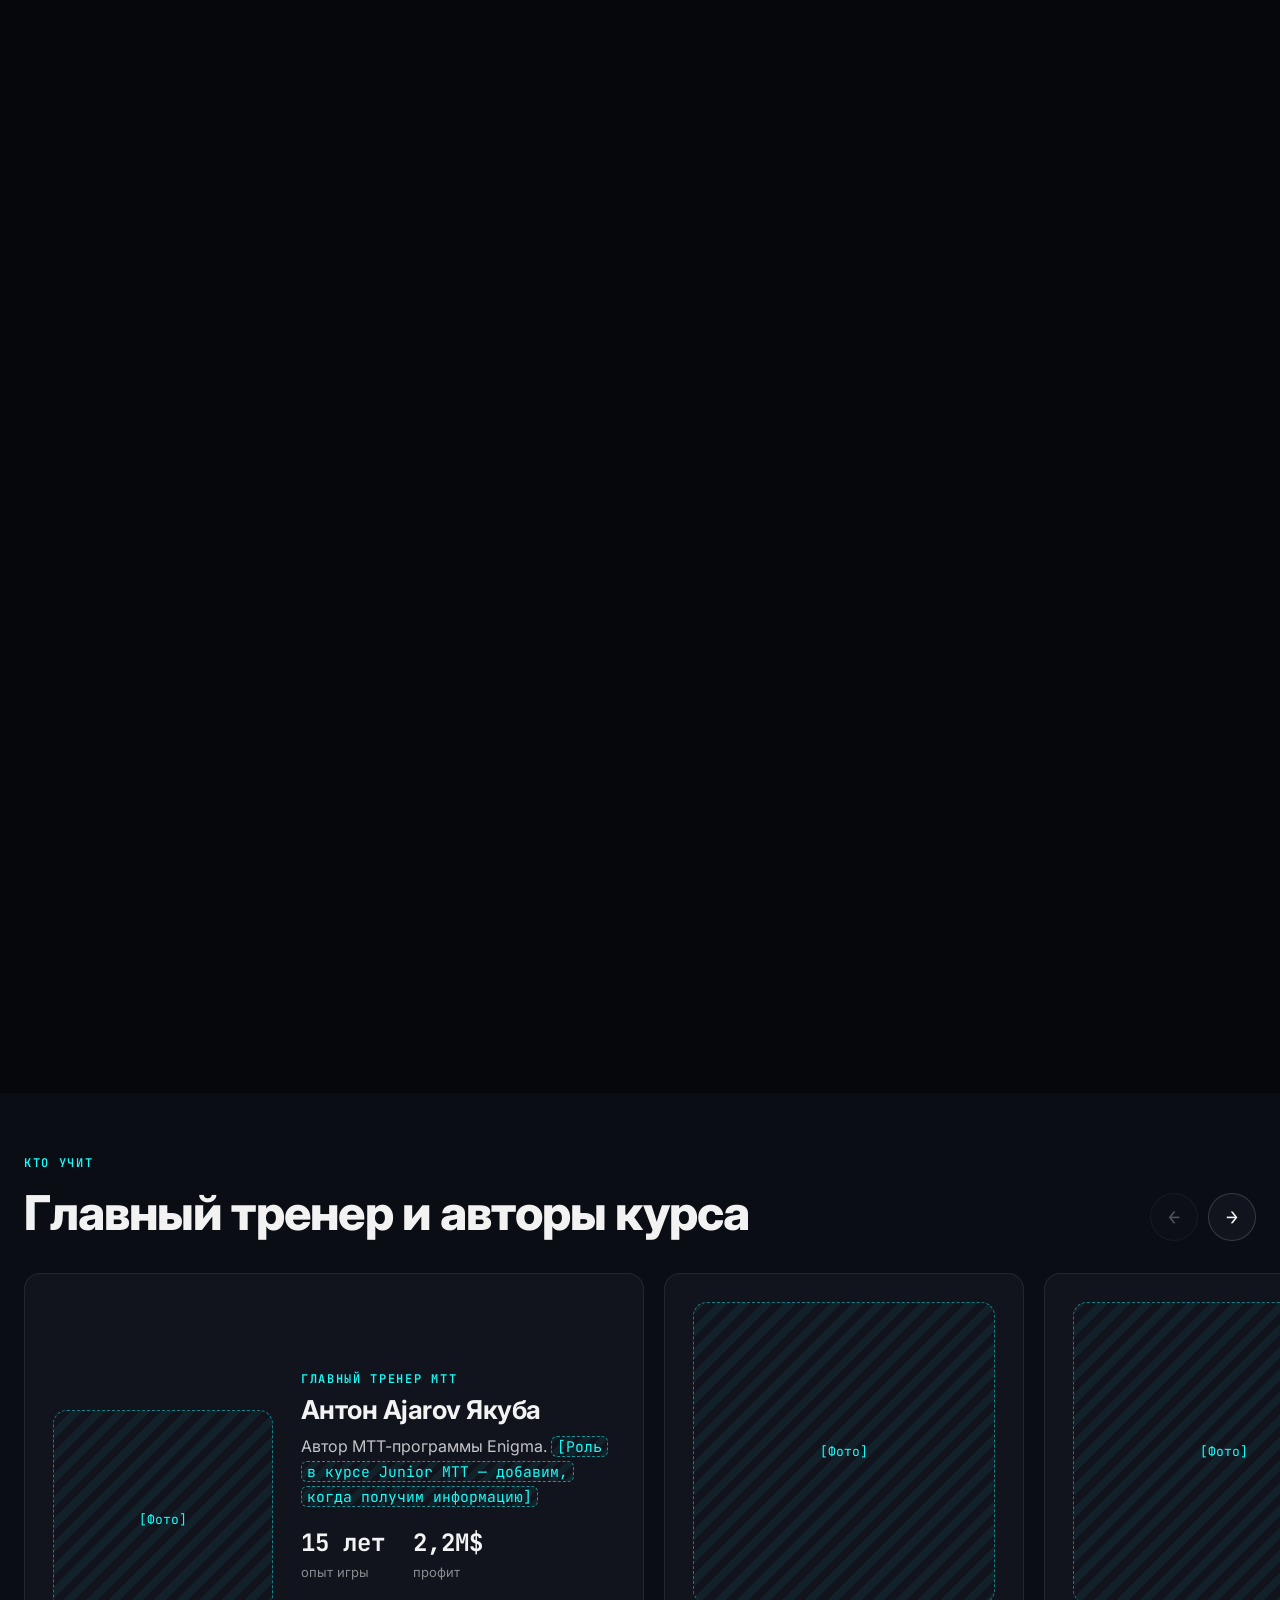
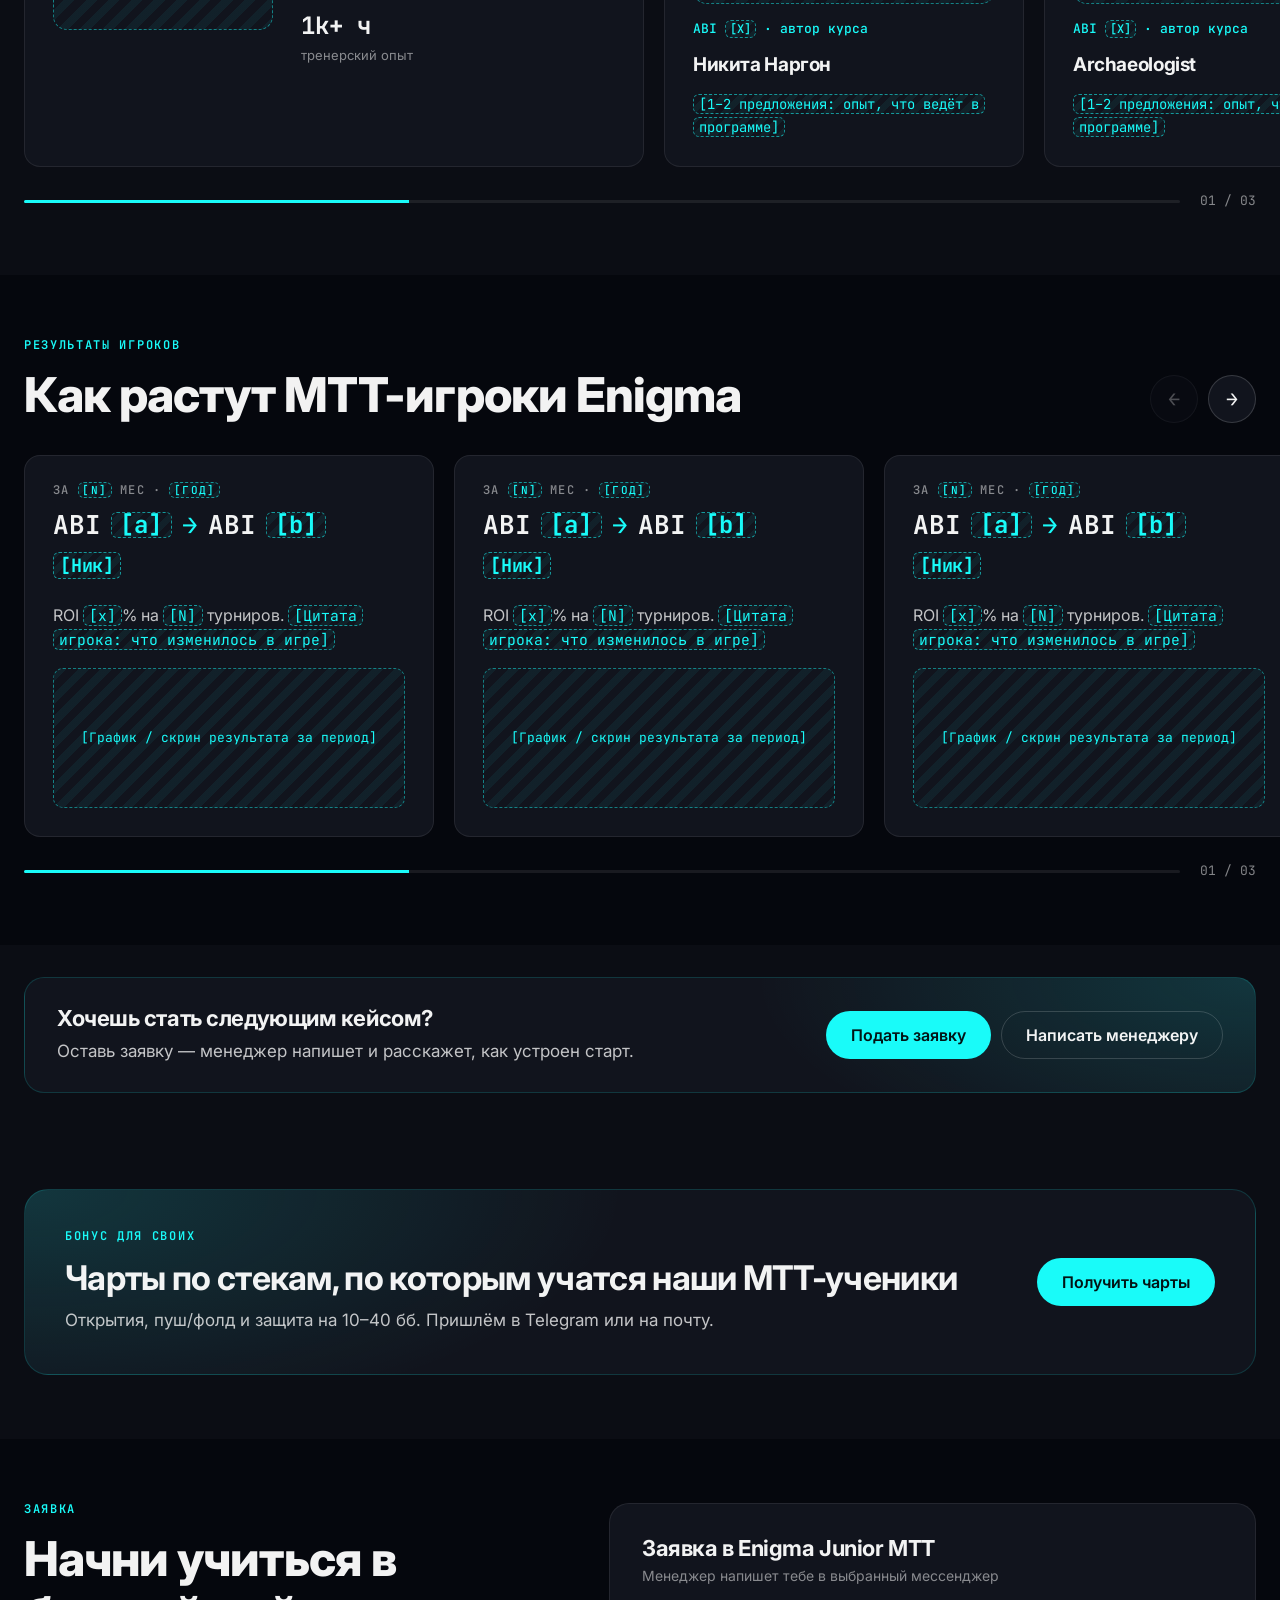
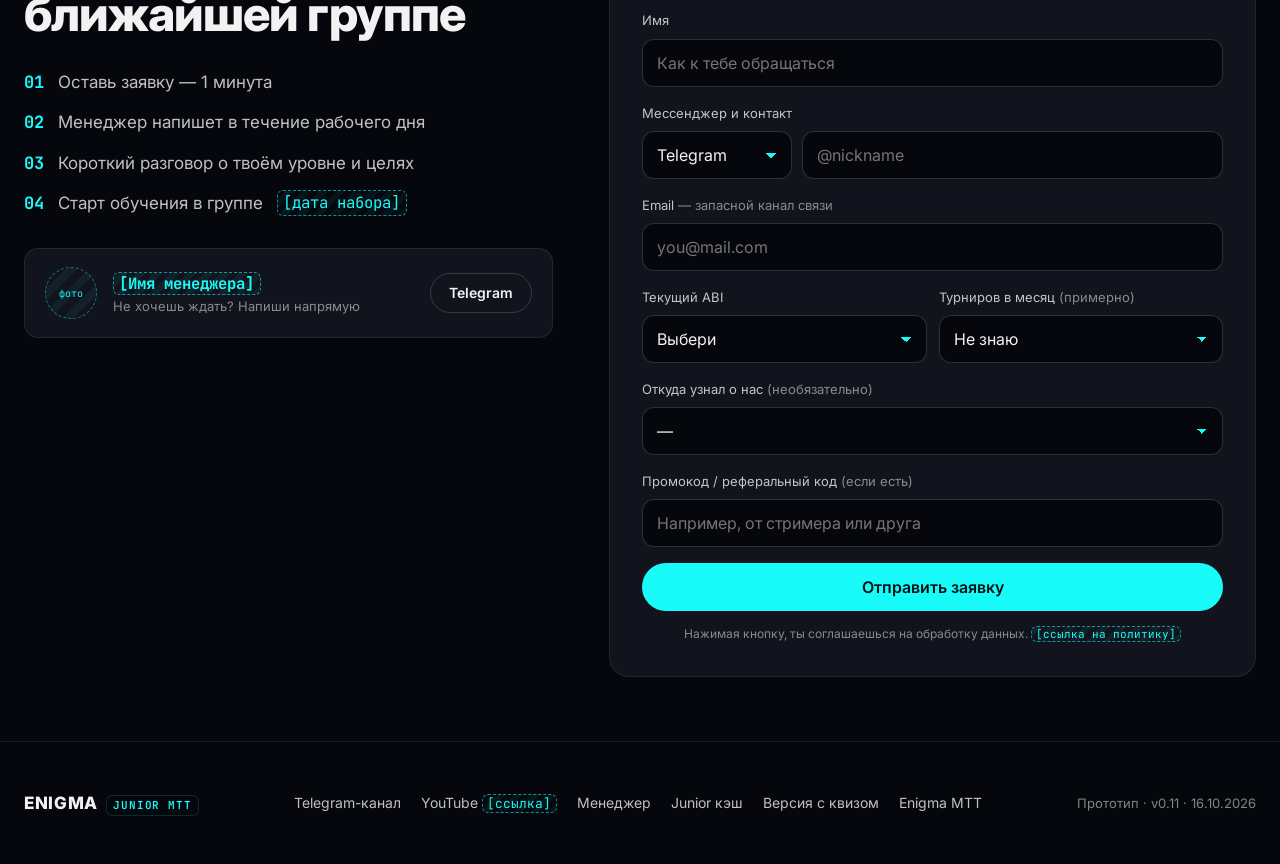
<file: mtt/index.html>
<!DOCTYPE html>
<html lang="ru">
<head>
  <meta charset="UTF-8">
  <meta name="viewport" content="width=device-width, initial-scale=1.0">
  <meta name="robots" content="noindex, nofollow">
  <title>Enigma Junior MTT — обучение турнирам для игроков микро-ABI</title>
  <link rel="preconnect" href="https://fonts.googleapis.com">
  <link rel="preconnect" href="https://fonts.gstatic.com" crossorigin>
  <link href="https://fonts.googleapis.com/css2?family=Inter:wght@400;500;600;700;800&family=JetBrains+Mono:wght@400;500;600;700&display=swap" rel="stylesheet">
  <link rel="stylesheet" href="../styles.css?v=0.11">
</head>
<body data-discipline="mtt">

  <!-- Header -->
  <header class="header">
    <div class="wrap">
      <a href="#top" class="logo">ENIGMA <span class="logo-tag">JUNIOR MTT</span></a>
      <nav class="nav">
        <a href="#fit">Для кого</a>
        <a href="#why">Почему мы</a>
        <a href="#program">Программа</a>
        <a href="#coaches">Тренеры</a>
        <a href="#cases">Кейсы</a>
      </nav>
      <div class="header-actions">
        <a class="btn btn-ghost btn-sm" href="#" data-manager>Написать менеджеру</a>
        <button class="btn btn-primary btn-sm" data-open-apply>Подать заявку</button>
      </div>
    </div>
  </header>

  <main id="top">

    <!-- Hero -->
    <section class="hero">
      <div class="wrap hero-grid">
        <div class="reveal">
          <div class="eyebrow">Лучшее обучение на рынке · Enigma Poker Fund</div>
          <h1>Сделай покер основным доходом, а не хобби</h1>
          <div class="hero-route">
            <span>ABI <span class="ph">[2]</span></span>
            <span class="arrow">→</span>
            <span>ABI <span class="ph">[10]</span></span>
          </div>
          <div class="muted mono">за <span class="ph">[3]</span> месяца по программе</div>
          <p class="hero-sub">Модульная программа по МТТ: префлоп по стекам, постфлоп против поля, основы ICM. Тренажёры, домашки и живые разборы с действующими регулярами. Каждый уровень — шаг к следующему ABI.</p>
          <div class="hero-cta">
            <button class="btn btn-primary" data-open-apply>Начать обучение</button>
            <a class="btn btn-ghost" href="lead-magnet.html">Скачать чарты по стекам</a>
          </div>
          <div class="hero-facts">
            <div><b>0 $</b>стоимость обучения</div>
            <div><b><span class="ph">[3]</span> месяца</b>длительность программы</div>
            <div><b><span class="ph">[дата]</span></b>старт первого набора</div>
          </div>
          <p class="free-note">Почему 0 $: мы зарабатываем, когда ты играешь в основе фонда на нашем бэкинге. Поэтому нам выгодно, чтобы ты вырос.</p>
        </div>
        <div class="hero-side reveal">
          <div class="hero-card hero-author">
            <div class="ph-block avatar-lg">[Фото]</div>
            <div>
              <div class="hero-card-title">Авторы программы</div>
              <div class="author-name">Никита Наргон · Archaeologist</div>
              <div class="author-meta mono">ABI <span class="ph">[X]</span> · действующие МТТ-регуляры</div>
              <p class="author-quote">«<span class="ph">[Короткая цитата: зачем эта программа и кому она нужна]</span>»</p>
            </div>
          </div>
          <div class="hero-card">
            <div class="hero-card-title">Твой рост по ABI</div>
            <ul class="ladder">
              <li class="on"><span>ABI 1 – 5</span><span>ты сейчас</span></li>
              <li><span>ABI <span class="ph">[10]</span></span><span>цель через <span class="ph">[3]</span> месяца</span></li>
              <li class="gold"><span>ABI 5 – 20</span><span>старт в основе фонда</span></li>
            </ul>
          </div>
        </div>
      </div>
    </section>

    <!-- Who it is for -->
    <section class="section-alt" id="fit">
      <div class="wrap">
        <div class="eyebrow">Для кого</div>
        <h2 class="section-title">Для игроков, которые уже играют, но растут без системы</h2>
        <div class="fit-grid">
          <div class="card reveal">
            <h3>Тебе к нам, если</h3>
            <ul class="fit-list">
              <li><span class="mark">✓</span><span>Играешь МТТ на ABI 1–5 и хочешь подняться выше</span></li>
              <li><span class="mark">✓</span><span>Знаешь базу: позиции, стеки в бб, пуш/фолд, пользуешься трекером (Hand2Note)</span></li>
              <li><span class="mark">✓</span><span>Готов уделять покеру <span class="ph">[N]</span> часов в неделю на сетку турниров и учёбу</span></li>
            </ul>
          </div>
          <div class="card fit-no reveal">
            <h3>Тебе не подойдёт, если</h3>
            <ul class="fit-list">
              <li><span class="mark">—</span><span>Ещё не играл на реальные деньги и не знаешь правил</span></li>
              <li><span class="mark">—</span><span>Хочешь сразу играть на деньги фонда, без обучения</span></li>
              <li><span class="mark">—</span><span>Не готов выполнять домашние задания и сдавать тесты</span></li>
            </ul>
          </div>
        </div>
      </div>
    </section>

    <!-- Why Enigma (merged with "what's included") -->
    <section id="why">
      <div class="wrap">
        <div class="eyebrow">Почему Enigma</div>
        <h2 class="section-title">Почему стоит учиться у нас, а не в другой школе</h2>
        <div class="grid grid-4">
          <div class="card why-card reveal">
            <span class="num">01</span>
            <h3>Системная программа</h3>
            <p>Модульная программа под руководством главного тренера МТТ. Каждая тема: вебинар → тренажёр → домашка → практика с тренером.</p>
          </div>
          <div class="card why-card reveal">
            <span class="num">02</span>
            <h3>Тренеры играют сами</h3>
            <p>Учат действующие МТТ-регуляры, которые играют ABI намного выше твоего.</p>
          </div>
          <div class="card why-card reveal">
            <span class="num">03</span>
            <h3>Свои инструменты</h3>
            <p>Авторский Enigma MTT HUD для Hand2Note 4, тренажёры по префлопу и индивидуальная сетка турниров.</p>
          </div>
          <div class="card why-card reveal">
            <span class="num">04</span>
            <h3>Сообщество</h3>
            <p>Закрытый Discord учеников МТТ: разборы раздач, вопросы по сетке, поддержка тренеров.</p>
          </div>
        </div>
      </div>
    </section>

    <!-- Program: levels + growing character -->
    <section class="section-alt scene-section" id="program">
      <div class="wrap">
        <div class="scene" data-scene>
          <div class="scene-sticky">
            <div class="scene-head">
              <div class="eyebrow">Программа</div>
              <h2 class="section-title">Как ты будешь расти</h2>
            </div>
            <div class="scene-grid">
            <div class="scene-side">
              <div class="scene-rail">
                <button><span class="idx">01</span><span class="txt">Уровень 1<small>Основы и софт</small></span></button>
                <button><span class="idx">02</span><span class="txt">Уровень 2<small>Префлоп по стекам</small></span></button>
                <button><span class="idx">03</span><span class="txt">Уровень 3<small>Постфлоп и ICM</small></span></button>
                <button><span class="idx"><svg class="trophy" viewBox="0 0 24 24" width="18" height="18" fill="none" stroke="currentColor" stroke-width="2" stroke-linecap="round" stroke-linejoin="round" aria-hidden="true"><path d="M8 21h8M12 17v4M7 4h10v5a5 5 0 0 1-10 0V4z"/><path d="M17 5h3v2a3 3 0 0 1-3 3M7 5H4v2a3 3 0 0 0 3 3"/></svg></span><span class="txt">После курса<small>Уверенный регуляр</small></span></button>
              </div>
              <div class="scene-progress"><i data-scene-progress></i></div>
            </div>

            <div class="scene-stage path-stage">
              <div class="path-panels">
                <article class="scene-panel">
                  <div class="when">Уровень 1</div>
                  <h3>Фундамент: софт, математика и рабочие процессы</h3>
                  <div class="path-meta mono">~<span class="ph">[1]</span> месяц · <span class="ph">[N]</span> уроков · <span class="ph">[N]</span> домашек · тест</div>
                  <div class="path-cols">
                    <div><h4>Изучаешь</h4><ul><li>Ключевой софт для МТТ</li><li>Базовую покерную математику</li><li>Как организовать гринд и сетку турниров</li></ul></div>
                    <div><h4>На выходе</h4><ul><li>Настроенный Enigma MTT HUD для Hand2Note 4</li><li>Понимаешь EV базовых решений</li></ul></div>
                  </div>
                </article>
                <article class="scene-panel">
                  <div class="when">Уровень 2</div>
                  <h3>Префлоп: ренджи по стекам и подстройки</h3>
                  <div class="path-meta mono">~<span class="ph">[1]</span> месяц · <span class="ph">[N]</span> уроков · тренажёры · разбор своих раздач</div>
                  <div class="path-cols">
                    <div><h4>Изучаешь</h4><ul><li>Как выстраивать ренджи под глубину стека</li><li>Типы оппонентов и лайнапы</li><li>Базовый префлоп через практику в тренажёрах</li></ul></div>
                    <div><h4>На выходе</h4><ul><li>Играешь префлоп без грубых ошибок</li><li>Получаешь индивидуальную сетку турниров</li></ul></div>
                  </div>
                </article>
                <article class="scene-panel">
                  <div class="when">Уровень 3</div>
                  <h3>Постфлоп против поля и основы ICM</h3>
                  <div class="path-meta mono">~<span class="ph">[1]</span> месяц · <span class="ph">[N]</span> уроков · финальный тест · живые тренировки</div>
                  <div class="path-cols">
                    <div><h4>Изучаешь</h4><ul><li>Логику выбора постфлоп-веток под конкретного оппонента</li><li>Откуда берётся EV в каждом споте</li><li>Базовые концепции ICM</li></ul></div>
                    <div><h4>На выходе</h4><ul><li>Крепкий регуляр своего ABI</li><li>Сдаёшь финальный тест</li></ul></div>
                  </div>
                </article>
                <article class="scene-panel">
                  <div class="when">После курса</div>
                  <h3>Подтверждаешь навыки и поднимаешь ABI</h3>
                  <div class="path-meta mono">Стабильный плюс на ABI <span class="ph">[10]</span></div>
                  <div class="path-cols">
                    <div><h4>Что дальше</h4><ul><li>Созвонишься с главным тренером МТТ, чтобы подтвердить знания и навыки</li><li>Поговоришь с ментором: синхронизируете стратегию роста и ожидания</li></ul></div>
                    <div><h4>Результат</h4><ul><li>Если успешно прошёл программу — получишь приглашение в основной состав фонда на ABI 5–20</li></ul></div>
                  </div>
                </article>
              </div>

              <div class="figure-card">
                <svg class="hero-fig" data-figure data-level="1" viewBox="0 0 240 320" role="img" aria-label="Персонаж становится сильнее с каждым уровнем">
                  <defs>
                    <radialGradient id="aura" cx="50%" cy="50%" r="50%">
                      <stop offset="0%" stop-color="#19fbf9" stop-opacity=".45"/>
                      <stop offset="100%" stop-color="#19fbf9" stop-opacity="0"/>
                    </radialGradient>
                  </defs>

                  <!-- aura -->
                  <circle class="lv lv-3" cx="120" cy="175" r="100" fill="url(#aura)" opacity=".5"/>
                  <circle class="lv lv-4" cx="120" cy="170" r="118" fill="url(#aura)"/>
                  <ellipse cx="120" cy="296" rx="72" ry="9" fill="#000" opacity=".45"/>

                  <g class="fig-body">
                    <!-- cape (champion) -->
                    <path class="lv lv-4" d="M90 116 Q120 108 150 116 Q190 168 208 262 Q178 274 146 264 Q148 226 140 206 Z" fill="#0f5e5d" stroke="#19fbf9" stroke-width="1.5"/>

                    <!-- legs -->
                    <rect x="100" y="198" width="17" height="90" rx="5" fill="#5e4b37"/>
                    <rect x="123" y="198" width="17" height="90" rx="5" fill="#5e4b37"/>
                    <g class="lv lv-1 lv-2">
                      <rect x="97" y="260" width="23" height="33" rx="5" fill="#4a2e19"/>
                      <rect x="120" y="260" width="23" height="33" rx="5" fill="#4a2e19"/>
                    </g>
                    <g class="lv lv-3 lv-4">
                      <rect x="96" y="222" width="25" height="72" rx="7" fill="#a9b8c6" stroke="#6f8191" stroke-width="1.5"/>
                      <rect x="119" y="222" width="25" height="72" rx="7" fill="#a9b8c6" stroke="#6f8191" stroke-width="1.5"/>
                      <circle cx="108" cy="236" r="6" fill="#dfe8ef"/>
                      <circle cx="132" cy="236" r="6" fill="#dfe8ef"/>
                      <line x1="108" y1="250" x2="108" y2="288" stroke="#19fbf9" stroke-width="1.5"/>
                      <line x1="132" y1="250" x2="132" y2="288" stroke="#19fbf9" stroke-width="1.5"/>
                    </g>

                    <!-- arms -->
                    <rect x="68" y="122" width="18" height="84" rx="9" fill="#8b6b47"/>
                    <rect x="154" y="122" width="18" height="84" rx="9" fill="#8b6b47"/>
                    <circle cx="77" cy="210" r="9" fill="#e7c09a"/>
                    <circle cx="163" cy="210" r="9" fill="#e7c09a"/>
                    <g class="lv lv-2">
                      <rect x="66" y="172" width="22" height="24" rx="4" fill="#6b4426"/>
                      <rect x="152" y="172" width="22" height="24" rx="4" fill="#6b4426"/>
                    </g>
                    <g class="lv lv-3 lv-4">
                      <rect x="65" y="126" width="24" height="76" rx="11" fill="#a9b8c6" stroke="#6f8191" stroke-width="1.5"/>
                      <rect x="151" y="126" width="24" height="76" rx="11" fill="#a9b8c6" stroke="#6f8191" stroke-width="1.5"/>
                    </g>

                    <!-- torso: peasant tunic -->
                    <path d="M90 118 Q120 108 150 118 L156 208 L84 208 Z" fill="#8b6b47"/>
                    <rect x="86" y="176" width="68" height="5" fill="#c9a36a"/>
                    <!-- leather vest -->
                    <g class="lv lv-2">
                      <path d="M92 119 Q120 111 148 119 L153 202 L87 202 Z" fill="#6b4426"/>
                      <path d="M120 116 L120 200" stroke="#a07a4f" stroke-width="1.5" stroke-dasharray="4 4"/>
                      <rect x="86" y="182" width="68" height="8" fill="#3a2414"/>
                      <rect x="114" y="181" width="12" height="10" rx="2" fill="#f2c94c"/>
                    </g>
                    <!-- plate armor -->
                    <g class="lv lv-3 lv-4">
                      <path d="M87 118 Q120 104 153 118 L155 204 Q120 216 85 204 Z" fill="#a9b8c6" stroke="#6f8191" stroke-width="1.5"/>
                      <path d="M120 114 L120 206" stroke="#6f8191" stroke-width="1.5"/>
                      <path class="lv lv-3" d="M120 138 L132 152 L120 166 L108 152 Z" fill="#19fbf9"/>
                      <g class="lv lv-4">
                        <path d="M106 134 L134 134 L134 156 Q120 178 106 156 Z" fill="#33424f" stroke="#19fbf9" stroke-width="1.5"/>
                        <text x="120" y="156" text-anchor="middle" font-family="JetBrains Mono, monospace" font-weight="700" font-size="17" fill="#19fbf9">E</text>
                      </g>
                      <rect x="85" y="186" width="70" height="8" fill="#6f8191"/>
                      <ellipse cx="82" cy="124" rx="19" ry="12" fill="#dfe8ef" stroke="#6f8191" stroke-width="1.5"/>
                      <ellipse cx="158" cy="124" rx="19" ry="12" fill="#dfe8ef" stroke="#6f8191" stroke-width="1.5"/>
                    </g>

                    <!-- head -->
                    <rect x="113" y="102" width="14" height="14" fill="#e7c09a"/>
                    <circle cx="120" cy="88" r="23" fill="#e7c09a"/>
                    <path d="M97 86 Q98 62 120 62 Q143 62 143 86 Q132 73 120 75 Q106 75 97 86 Z" fill="#4a3426"/>
                    <circle cx="112" cy="90" r="2.3" fill="#2a1d14"/>
                    <circle cx="128" cy="90" r="2.3" fill="#2a1d14"/>
                    <path class="lv lv-1" d="M113 99 Q120 104 127 99" stroke="#2a1d14" stroke-width="2" fill="none" stroke-linecap="round"/>
                    <path class="lv lv-2" d="M113 100 L127 100" stroke="#2a1d14" stroke-width="2" stroke-linecap="round"/>
                    <path class="lv lv-4" d="M112 99 Q121 105 129 97" stroke="#2a1d14" stroke-width="2.2" fill="none" stroke-linecap="round"/>

                    <!-- warrior headband -->
                    <rect class="lv lv-1 lv-2" x="97" y="74" width="46" height="6" rx="3" fill="#6b4426"/>
                    <!-- knight helmet -->
                    <g class="lv lv-3">
                      <path d="M94 96 Q93 58 120 58 Q147 58 146 96 L146 104 L94 104 Z" fill="#a9b8c6" stroke="#6f8191" stroke-width="1.5"/>
                      <rect x="102" y="86" width="36" height="5" rx="2" fill="#1a2430"/>
                      <path d="M120 58 Q132 40 150 44 Q136 50 128 60 Z" fill="#19fbf9"/>
                    </g>
                    <!-- champion sunglasses -->
                    <g class="lv lv-4">
                      <rect x="103" y="84" width="15" height="9" rx="3" fill="#0b0d14" stroke="#19fbf9" stroke-width="1.2"/>
                      <rect x="122" y="84" width="15" height="9" rx="3" fill="#0b0d14" stroke="#19fbf9" stroke-width="1.2"/>
                      <line x1="118" y1="87" x2="122" y2="87" stroke="#19fbf9" stroke-width="1.2"/>
                    </g>

                    <!-- levels 1–2: short sword; level 2: wooden shield -->
                    <g class="lv lv-1 lv-2">
                      <rect x="160" y="146" width="7" height="52" rx="2" fill="#dfe8ef"/>
                      <rect x="152" y="198" width="23" height="5" rx="2" fill="#6b4426"/>
                    </g>
                    <g class="lv lv-2">
                      <circle cx="70" cy="184" r="25" fill="#7a5532" stroke="#c8a46a" stroke-width="3"/>
                      <circle cx="70" cy="184" r="5" fill="#c8a46a"/>
                    </g>
                    <!-- level 3: longsword + kite shield -->
                    <g class="lv lv-3">
                      <rect x="159" y="96" width="9" height="102" rx="2" fill="#dfe8ef" stroke="#6f8191"/>
                      <rect x="148" y="197" width="31" height="6" rx="2" fill="#6f8191"/>
                      <path d="M46 146 L96 146 L96 186 Q71 228 46 186 Z" fill="#33424f" stroke="#19fbf9" stroke-width="2"/>
                      <text x="71" y="182" text-anchor="middle" font-family="JetBrains Mono, monospace" font-weight="700" font-size="26" fill="#19fbf9">E</text>
                    </g>
                    <!-- champion: sword on shoulder + chips -->
                    <g class="lv lv-4">
                      <g transform="rotate(24 163 206)">
                        <rect x="159" y="86" width="9" height="112" rx="2" fill="#dfe8ef" stroke="#19fbf9"/>
                        <rect x="147" y="196" width="33" height="6" rx="2" fill="#19fbf9"/>
                      </g>
                      <g>
                        <ellipse cx="54" cy="290" rx="16" ry="5" fill="#f2c94c" stroke="#b8901f" stroke-width="1.2"/>
                        <ellipse cx="54" cy="284" rx="16" ry="5" fill="#f2c94c" stroke="#b8901f" stroke-width="1.2"/>
                        <ellipse cx="54" cy="278" rx="16" ry="5" fill="#f2c94c" stroke="#b8901f" stroke-width="1.2"/>
                        <ellipse cx="54" cy="272" rx="16" ry="5" fill="#f2c94c" stroke="#b8901f" stroke-width="1.2"/>
                        <ellipse cx="54" cy="266" rx="16" ry="5" fill="#ffe08a" stroke="#b8901f" stroke-width="1.2"/>
                      </g>
                      <path d="M196 70 l3 8 8 3 -8 3 -3 8 -3 -8 -8 -3 8 -3 Z" fill="#19fbf9"/>
                      <path d="M40 110 l2 5 5 2 -5 2 -2 5 -2 -5 -5 -2 5 -2 Z" fill="#19fbf9"/>
                    </g>
                  </g>
                </svg>
                <div class="fig-caption">
                  <div class="fig-name mono" data-figure-name>Воин</div>
                  <div class="fig-bar"><i data-figure-bar></i></div>
                  <div class="fig-label mono">сила игры</div>
                </div>
              </div>

              <div class="scene-cue" data-scene-cue><span class="mouse"></span><span class="mono" data-scene-count>01 / 04</span></div>
            </div>
            </div>
            <div class="scene-cta">
              <div>
                <b>Готов начать с уровня 1?</b>
                <span class="muted">Ближайший набор формируется сейчас. Ответим в течение рабочего дня.</span>
              </div>
              <div class="cta-strip-btns">
                <button class="btn btn-primary" data-open-apply>Подать заявку</button>
                <a class="btn btn-ghost" href="#" data-manager>Написать менеджеру</a>
              </div>
            </div>
          </div>
        </div>
      </div>
    </section>

    <!-- Head coach & course authors: arrow carousel -->
    <section id="coaches">
      <div class="wrap" data-carousel>
        <div class="carousel-head">
          <div>
            <div class="eyebrow">Кто учит</div>
            <h2 class="section-title">Главный тренер и авторы курса</h2>
          </div>
          <div class="carousel-nav">
            <button class="arrow-btn" data-carousel-prev aria-label="Назад">←</button>
            <button class="arrow-btn" data-carousel-next aria-label="Вперёд">→</button>
          </div>
        </div>
        <div class="carousel-track" data-carousel-track>
            <div class="card methodologist">
              <div class="ph-block">[Фото]</div>
              <div>
                <div class="eyebrow" style="margin-bottom:10px">Главный тренер МТТ</div>
                <h3 style="font-size:26px">Антон Ajarov Якуба</h3>
                <p class="muted" style="margin-top:10px">Автор МТТ-программы Enigma. <span class="ph">[Роль в курсе Junior MTT — добавим, когда получим информацию]</span></p>
                <div class="stats">
                  <div><b>15 лет</b><span>опыт игры</span></div>
                  <div><b>2,2M$</b><span>профит</span></div>
                  <div><b>1k+ ч</b><span>тренерский опыт</span></div>
                </div>
              </div>
            </div>
            <div class="card person">
              <div class="ph-block">[Фото]</div>
              <div class="meta">ABI <span class="ph">[X]</span> · автор курса</div>
              <h3>Никита Наргон</h3>
              <p class="muted"><span class="ph">[1–2 предложения: опыт, что ведёт в программе]</span></p>
            </div>
            <div class="card person">
              <div class="ph-block">[Фото]</div>
              <div class="meta">ABI <span class="ph">[X]</span> · автор курса</div>
              <h3>Archaeologist</h3>
              <p class="muted"><span class="ph">[1–2 предложения: опыт, что ведёт в программе]</span></p>
            </div>
        </div>
        <div class="carousel-foot">
          <div class="carousel-bar"><i data-carousel-progress></i></div>
          <span class="mono" data-carousel-count></span>
        </div>
      </div>
    </section>

    <!-- Cases: arrow carousel -->
    <section class="section-alt" id="cases">
      <div class="wrap" data-carousel>
        <div class="carousel-head">
          <div>
            <div class="eyebrow">Результаты игроков</div>
            <h2 class="section-title">Как растут МТТ-игроки Enigma</h2>
          </div>
          <div class="carousel-nav">
            <button class="arrow-btn" data-carousel-prev aria-label="Назад">←</button>
            <button class="arrow-btn" data-carousel-next aria-label="Вперёд">→</button>
          </div>
        </div>
        <div class="carousel-track" data-carousel-track>
            <div class="card case">
              <div class="case-tag">За <span class="ph">[N]</span> мес · <span class="ph">[год]</span></div>
              <div class="case-route">ABI <span class="ph">[a]</span><span class="arrow">→</span>ABI <span class="ph">[b]</span></div>
              <h3><span class="ph">[Ник]</span></h3>
              <p>ROI <span class="ph">[x]</span>% на <span class="ph">[N]</span> турниров. <span class="ph">[Цитата игрока: что изменилось в игре]</span></p>
              <div class="ph-block">[График / скрин результата за период]</div>
            </div>
            <div class="card case">
              <div class="case-tag">За <span class="ph">[N]</span> мес · <span class="ph">[год]</span></div>
              <div class="case-route">ABI <span class="ph">[a]</span><span class="arrow">→</span>ABI <span class="ph">[b]</span></div>
              <h3><span class="ph">[Ник]</span></h3>
              <p>ROI <span class="ph">[x]</span>% на <span class="ph">[N]</span> турниров. <span class="ph">[Цитата игрока: что изменилось в игре]</span></p>
              <div class="ph-block">[График / скрин результата за период]</div>
            </div>
            <div class="card case">
              <div class="case-tag">За <span class="ph">[N]</span> мес · <span class="ph">[год]</span></div>
              <div class="case-route">ABI <span class="ph">[a]</span><span class="arrow">→</span>ABI <span class="ph">[b]</span></div>
              <h3><span class="ph">[Ник]</span></h3>
              <p>ROI <span class="ph">[x]</span>% на <span class="ph">[N]</span> турниров. <span class="ph">[Цитата игрока: что изменилось в игре]</span></p>
              <div class="ph-block">[График / скрин результата за период]</div>
            </div>
        </div>
        <div class="carousel-foot">
          <div class="carousel-bar"><i data-carousel-progress></i></div>
          <span class="mono" data-carousel-count></span>
        </div>
      </div>
    </section>

    <!-- Inline CTA -->
    <section class="cta-section">
      <div class="wrap">
        <div class="cta-strip reveal">
          <div>
            <h3>Хочешь стать следующим кейсом?</h3>
            <p class="muted">Оставь заявку — менеджер напишет и расскажет, как устроен старт.</p>
          </div>
          <div class="cta-strip-btns">
            <button class="btn btn-primary" data-open-apply>Подать заявку</button>
            <a class="btn btn-ghost" href="#" data-manager>Написать менеджеру</a>
          </div>
        </div>
      </div>
    </section>

    <!-- Lead magnet banner -->
    <section>
      <div class="wrap">
        <div class="lm-banner reveal">
          <div>
            <div class="eyebrow">Бонус для своих</div>
            <h2>Чарты по стекам, по которым учатся наши МТТ-ученики</h2>
            <p>Открытия, пуш/фолд и защита на 10–40 бб. Пришлём в Telegram или на почту.</p>
          </div>
          <a class="btn btn-primary" href="lead-magnet.html">Получить чарты</a>
        </div>
      </div>
    </section>

    <!-- Apply -->
    <section class="section-alt" id="apply">
      <div class="wrap apply-grid">
        <div class="reveal">
          <div class="eyebrow">Заявка</div>
          <h2 class="section-title">Начни учиться в ближайшей группе</h2>
          <ul class="apply-points">
            <li><b>01</b>Оставь заявку — 1 минута</li>
            <li><b>02</b>Менеджер напишет в течение рабочего дня</li>
            <li><b>03</b>Короткий разговор о твоём уровне и целях</li>
            <li><b>04</b>Старт обучения в группе <span class="ph">[дата набора]</span></li>
          </ul>
          <div class="manager">
            <div class="ph-block">фото</div>
            <div>
              <b><span class="ph">[Имя менеджера]</span></b>
              <small>Не хочешь ждать? Напиши напрямую</small>
            </div>
            <a class="btn btn-ghost btn-sm" style="margin-left:auto" href="#" data-manager>Telegram</a>
          </div>
        </div>
        <div class="form reveal" data-apply-form></div>
      </div>
    </section>

  </main>

  <footer class="footer">
    <div class="wrap">
      <a href="#top" class="logo">ENIGMA <span class="logo-tag">JUNIOR MTT</span></a>
      <div class="footer-links">
        <a href="https://t.me/enigmapoker" target="_blank" rel="noopener">Telegram-канал</a>
        <a href="#" target="_blank" rel="noopener">YouTube <span class="ph">[ссылка]</span></a>
        <a href="#" data-manager>Менеджер</a>
        <a href="../">Junior кэш</a>
        <a href="quiz/">Версия с квизом</a>
        <a href="https://enigmamtt.pro" target="_blank" rel="noopener">Enigma MTT</a>
      </div>
      <small>Прототип · v0.11 · 16.10.2026</small>
    </div>
  </footer>

  <div class="mobile-cta" data-mobile-cta>
    <button class="btn btn-primary btn-block" data-open-apply>Подать заявку</button>
  </div>

  <div class="modal" data-modal role="dialog" aria-modal="true" aria-label="Заявка на обучение Enigma Junior">
    <div class="form" data-apply-form data-in-modal></div>
  </div>

  <script src="../main.js?v=0.11"></script>
</body>
</html>
</file>
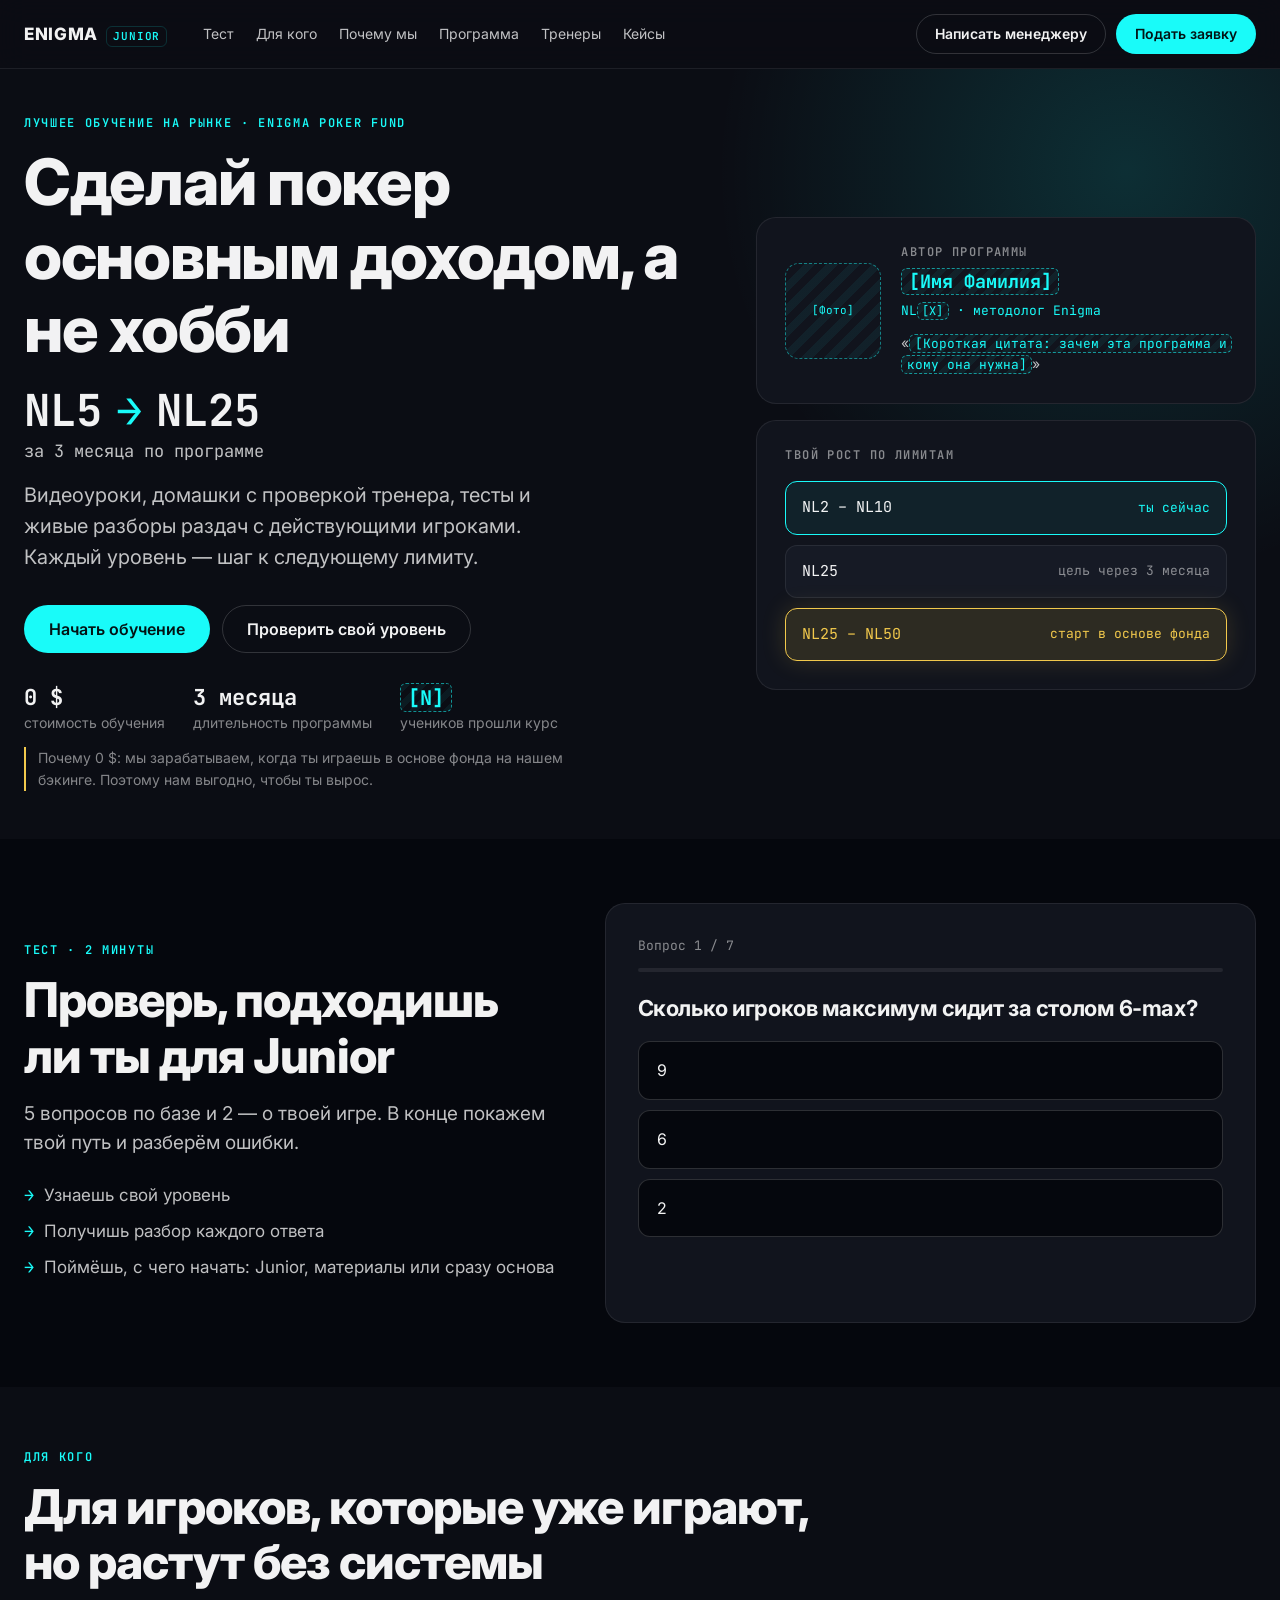
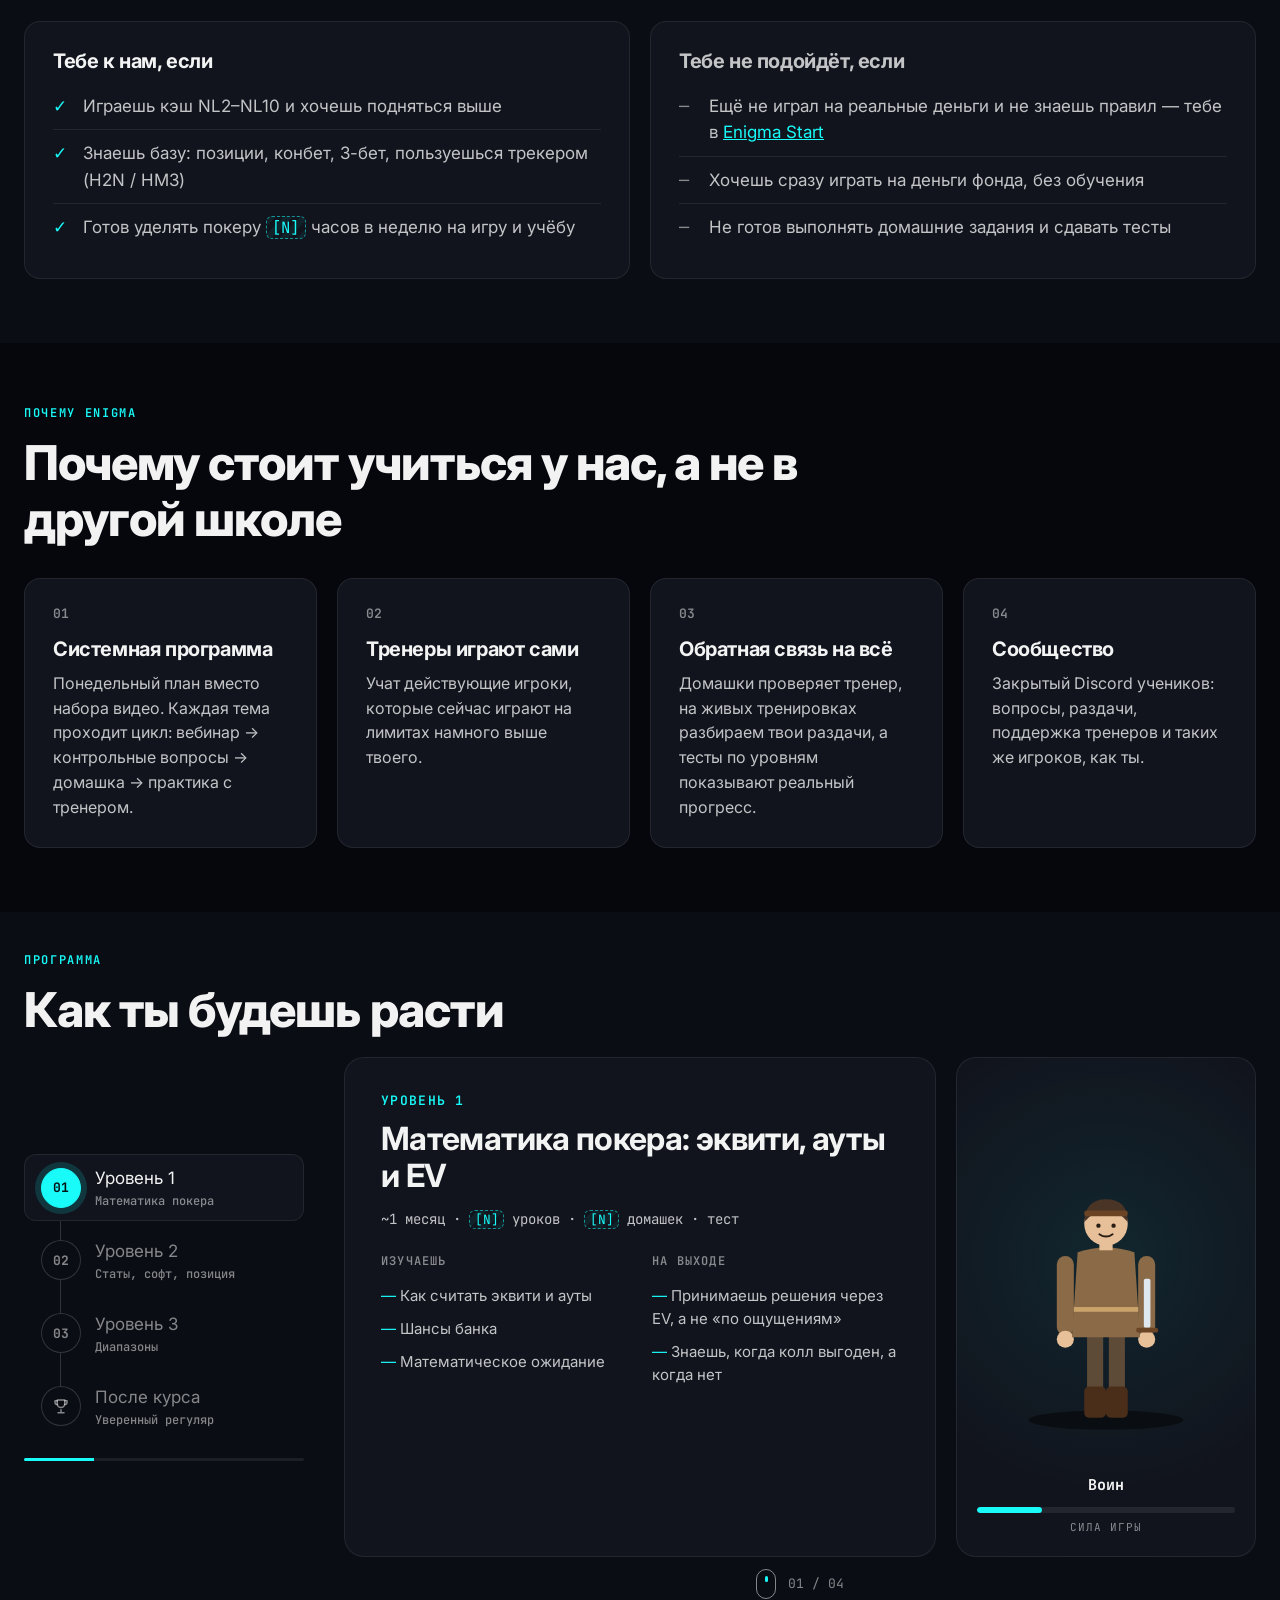
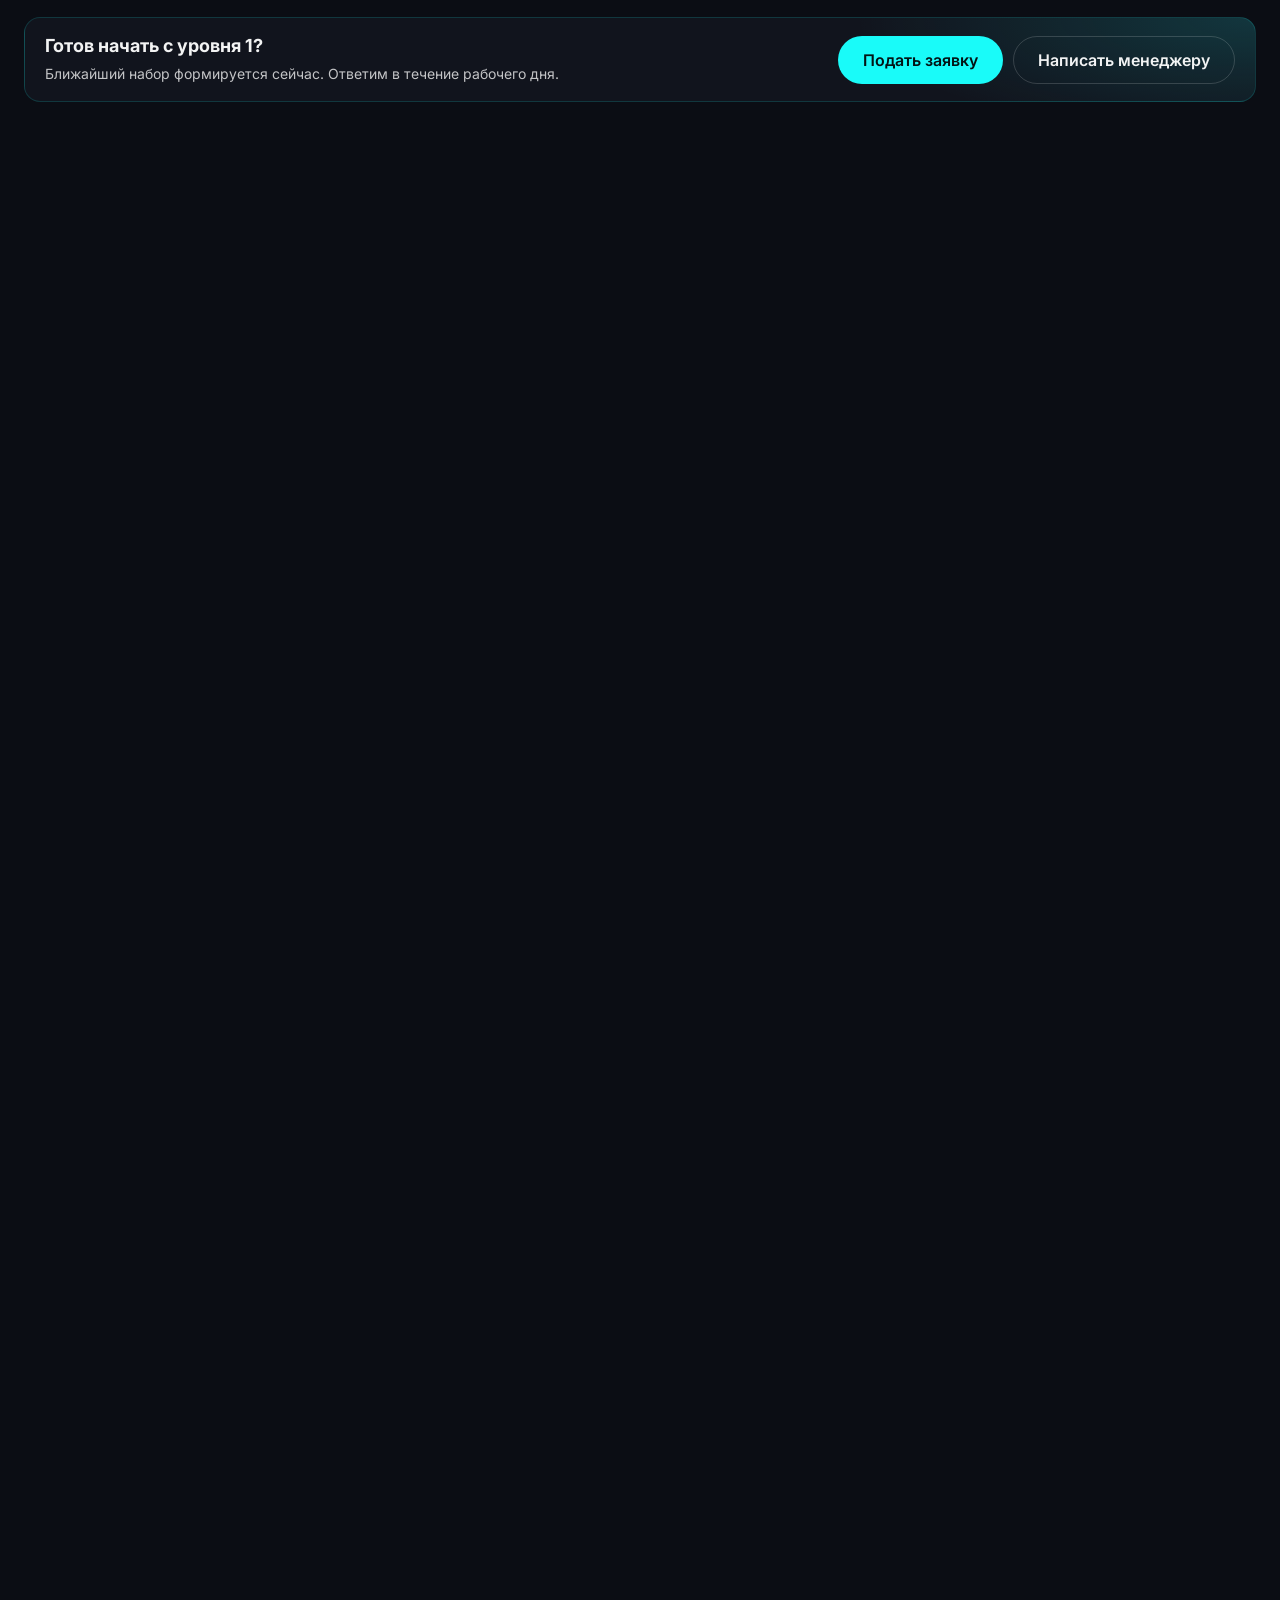
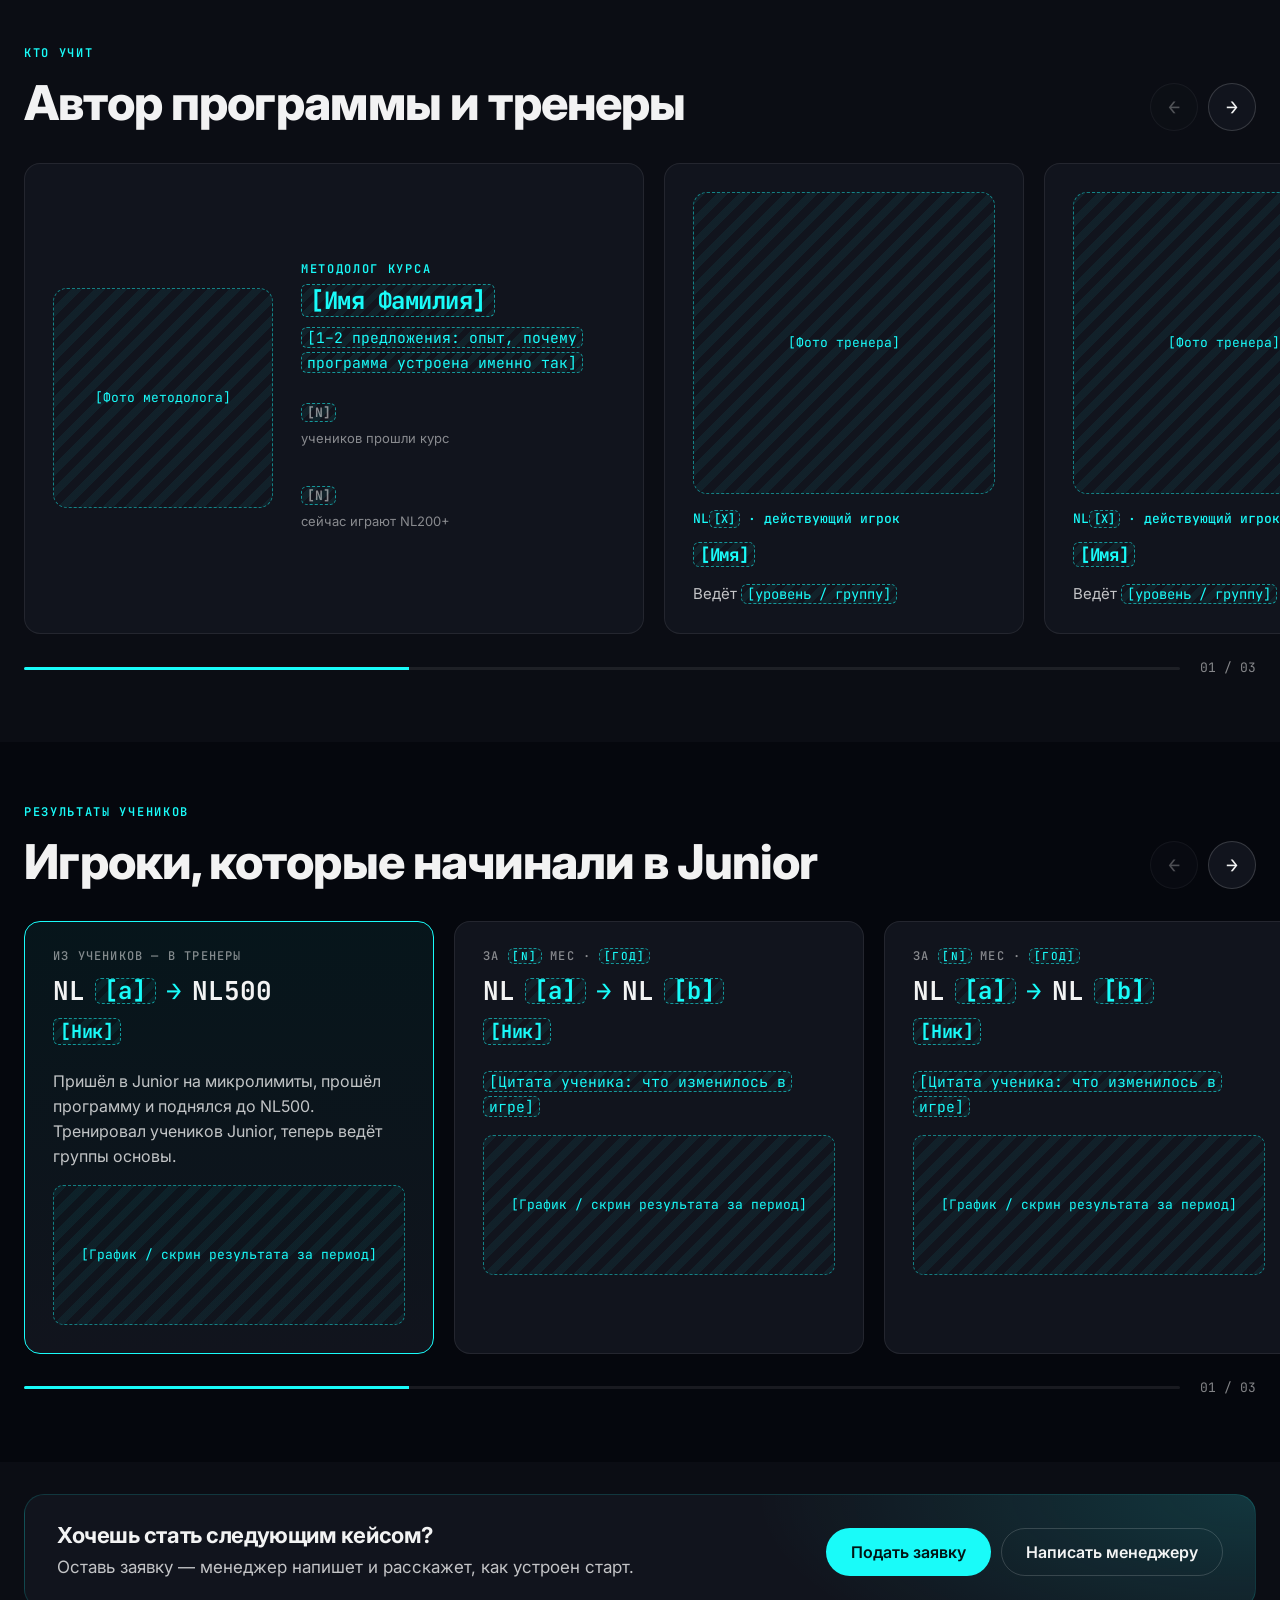
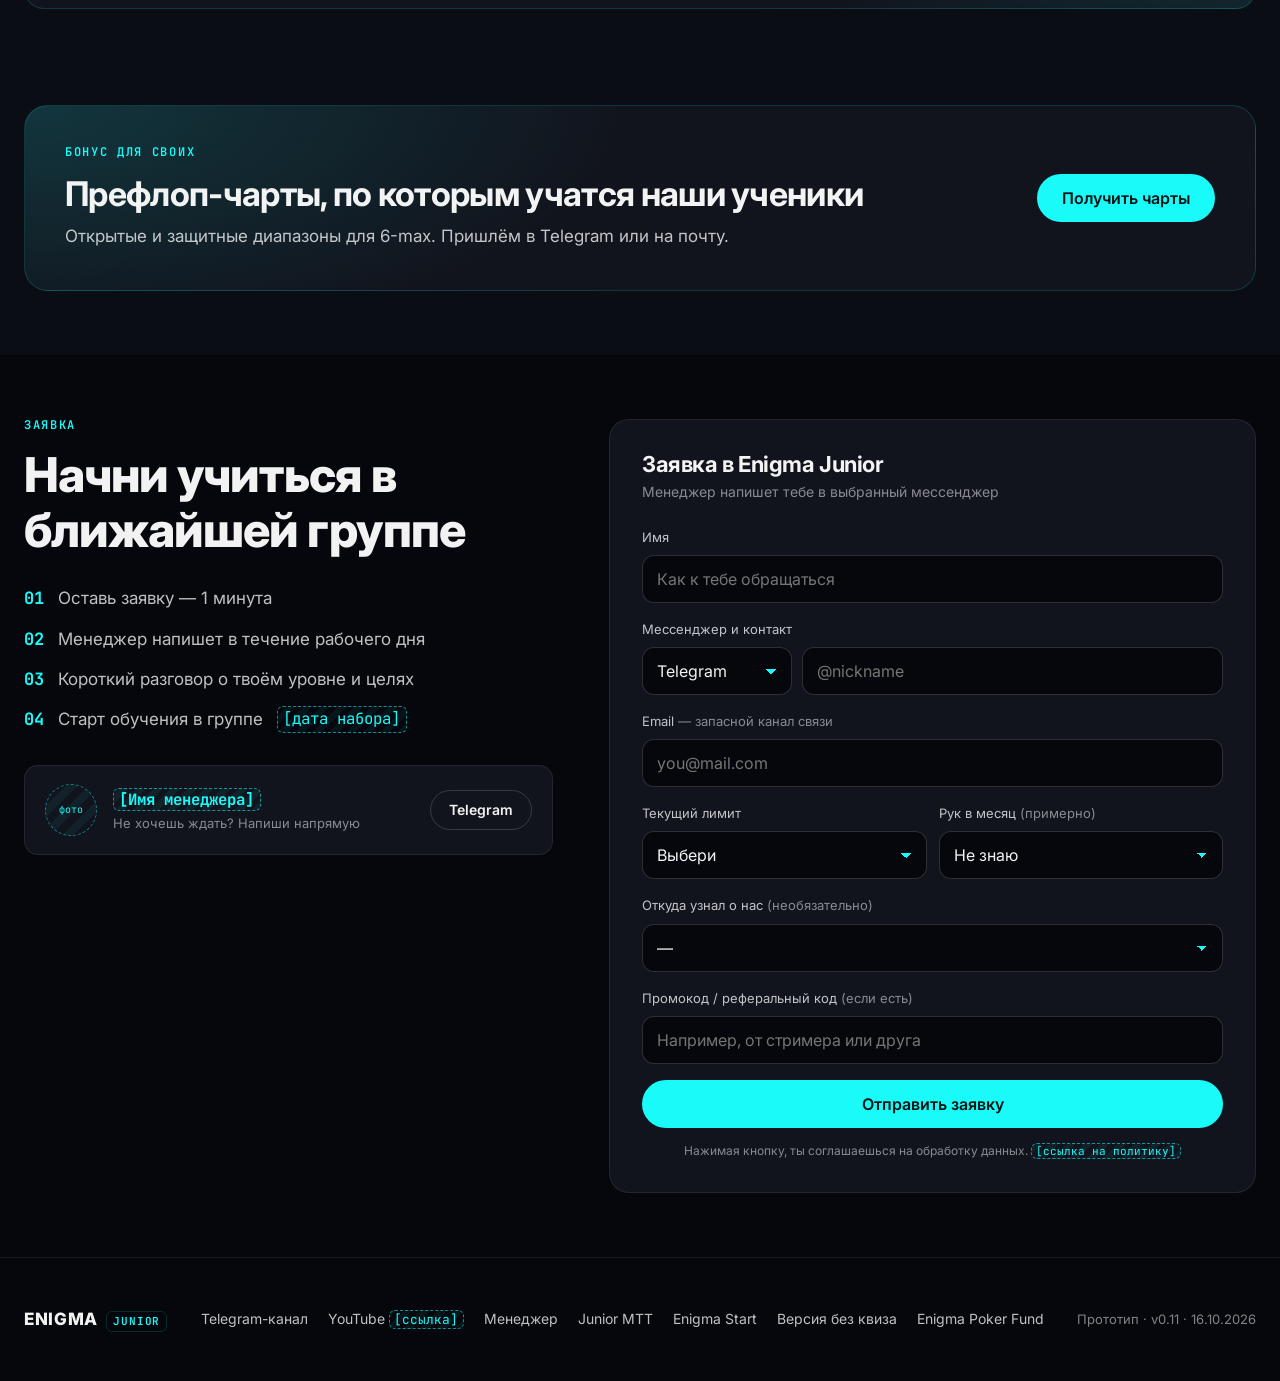
<file: quiz/index.html>
<!DOCTYPE html>
<html lang="ru">
<head>
  <meta charset="UTF-8">
  <meta name="viewport" content="width=device-width, initial-scale=1.0">
  <meta name="robots" content="noindex, nofollow">
  <title>Enigma Junior (квиз) — лучшее обучение кэшу для игроков NL2–NL10</title>
  <link rel="preconnect" href="https://fonts.googleapis.com">
  <link rel="preconnect" href="https://fonts.gstatic.com" crossorigin>
  <link href="https://fonts.googleapis.com/css2?family=Inter:wght@400;500;600;700;800&family=JetBrains+Mono:wght@400;500;600;700&display=swap" rel="stylesheet">
  <link rel="stylesheet" href="../styles.css?v=0.11">
</head>
<body data-discipline="cash">

  <!-- Header -->
  <header class="header">
    <div class="wrap">
      <a href="#top" class="logo">ENIGMA <span class="logo-tag">JUNIOR</span></a>
      <nav class="nav">
        <a href="#quiz">Тест</a>
        <a href="#fit">Для кого</a>
        <a href="#why">Почему мы</a>
        <a href="#program">Программа</a>
        <a href="#coaches">Тренеры</a>
        <a href="#cases">Кейсы</a>
      </nav>
      <div class="header-actions">
        <a class="btn btn-ghost btn-sm" href="#" data-manager>Написать менеджеру</a>
        <button class="btn btn-primary btn-sm" data-open-apply>Подать заявку</button>
      </div>
    </div>
  </header>

  <main id="top">

    <!-- Hero -->
    <section class="hero">
      <div class="wrap hero-grid">
        <div class="reveal">
          <div class="eyebrow">Лучшее обучение на рынке · Enigma Poker Fund</div>
          <h1>Сделай покер основным доходом, а не хобби</h1>
          <div class="hero-route">
            <span>NL5</span>
            <span class="arrow">→</span>
            <span>NL25</span>
          </div>
          <div class="muted mono">за 3 месяца по программе</div>
          <p class="hero-sub">Видеоуроки, домашки с проверкой тренера, тесты и живые разборы раздач с действующими игроками. Каждый уровень — шаг к следующему лимиту.</p>
          <div class="hero-cta">
            <button class="btn btn-primary" data-open-apply>Начать обучение</button>
            <a class="btn btn-ghost" href="#quiz">Проверить свой уровень</a>
          </div>
          <div class="hero-facts">
            <div><b>0 $</b>стоимость обучения</div>
            <div><b>3 месяца</b>длительность программы</div>
            <div><b><span class="ph">[N]</span></b>учеников прошли курс</div>
          </div>
          <p class="free-note">Почему 0 $: мы зарабатываем, когда ты играешь в основе фонда на нашем бэкинге. Поэтому нам выгодно, чтобы ты вырос.</p>
        </div>
        <div class="hero-side reveal">
          <div class="hero-card hero-author">
            <div class="ph-block avatar-lg">[Фото]</div>
            <div>
              <div class="hero-card-title">Автор программы</div>
              <div class="author-name"><span class="ph">[Имя Фамилия]</span></div>
              <div class="author-meta mono">NL<span class="ph">[X]</span> · методолог Enigma</div>
              <p class="author-quote">«<span class="ph">[Короткая цитата: зачем эта программа и кому она нужна]</span>»</p>
            </div>
          </div>
          <div class="hero-card">
            <div class="hero-card-title">Твой рост по лимитам</div>
            <ul class="ladder">
              <li class="on"><span>NL2 – NL10</span><span>ты сейчас</span></li>
              <li><span>NL25</span><span>цель через 3 месяца</span></li>
              <li class="gold"><span>NL25 – NL50</span><span>старт в основе фонда</span></li>
            </ul>
          </div>
        </div>
      </div>
    </section>

    <!-- Level quiz (prototype B) -->
    <section class="section-alt" id="quiz">
      <div class="wrap quiz-grid">
        <div>
          <div class="eyebrow">Тест · 2 минуты</div>
          <h2 class="section-title">Проверь, подходишь ли ты для Junior</h2>
          <p class="section-lead">5 вопросов по базе и 2 — о твоей игре. В конце покажем твой путь и разберём ошибки.</p>
          <ul class="quiz-perks">
            <li>Узнаешь свой уровень</li>
            <li>Получишь разбор каждого ответа</li>
            <li>Поймёшь, с чего начать: Junior, материалы или сразу основа</li>
          </ul>
        </div>
        <div class="quiz-card" data-quiz></div>
      </div>
    </section>

    <!-- Who it is for -->
    <section id="fit">
      <div class="wrap">
        <div class="eyebrow">Для кого</div>
        <h2 class="section-title">Для игроков, которые уже играют, но растут без системы</h2>
        <div class="fit-grid">
          <div class="card reveal">
            <h3>Тебе к нам, если</h3>
            <ul class="fit-list">
              <li><span class="mark">✓</span><span>Играешь кэш NL2–NL10 и хочешь подняться выше</span></li>
              <li><span class="mark">✓</span><span>Знаешь базу: позиции, конбет, 3-бет, пользуешься трекером (H2N / HM3)</span></li>
              <li><span class="mark">✓</span><span>Готов уделять покеру <span class="ph">[N]</span> часов в неделю на игру и учёбу</span></li>
            </ul>
          </div>
          <div class="card fit-no reveal">
            <h3>Тебе не подойдёт, если</h3>
            <ul class="fit-list">
              <li><span class="mark">—</span><span>Ещё не играл на реальные деньги и не знаешь правил — тебе в <a class="accent" href="../start/">Enigma Start</a></span></li>
              <li><span class="mark">—</span><span>Хочешь сразу играть на деньги фонда, без обучения</span></li>
              <li><span class="mark">—</span><span>Не готов выполнять домашние задания и сдавать тесты</span></li>
            </ul>
          </div>
        </div>
      </div>
    </section>

    <!-- Why Enigma (merged with "what's included") -->
    <section class="section-alt" id="why">
      <div class="wrap">
        <div class="eyebrow">Почему Enigma</div>
        <h2 class="section-title">Почему стоит учиться у нас, а не в другой школе</h2>
        <div class="grid grid-4">
          <div class="card why-card reveal">
            <span class="num">01</span>
            <h3>Системная программа</h3>
            <p>Понедельный план вместо набора видео. Каждая тема проходит цикл: вебинар → контрольные вопросы → домашка → практика с тренером.</p>
          </div>
          <div class="card why-card reveal">
            <span class="num">02</span>
            <h3>Тренеры играют сами</h3>
            <p>Учат действующие игроки, которые сейчас играют на лимитах намного выше твоего.</p>
          </div>
          <div class="card why-card reveal">
            <span class="num">03</span>
            <h3>Обратная связь на всё</h3>
            <p>Домашки проверяет тренер, на живых тренировках разбираем твои раздачи, а тесты по уровням показывают реальный прогресс.</p>
          </div>
          <div class="card why-card reveal">
            <span class="num">04</span>
            <h3>Сообщество</h3>
            <p>Закрытый Discord учеников: вопросы, раздачи, поддержка тренеров и таких же игроков, как ты.</p>
          </div>
        </div>
      </div>
    </section>

    <!-- Program: levels + growing character -->
    <section class="scene-section" id="program">
      <div class="wrap">
        <div class="scene" data-scene>
          <div class="scene-sticky">
            <div class="scene-head">
              <div class="eyebrow">Программа</div>
              <h2 class="section-title">Как ты будешь расти</h2>
            </div>
            <div class="scene-grid">
            <div class="scene-side">
              <div class="scene-rail">
                <button><span class="idx">01</span><span class="txt">Уровень 1<small>Математика покера</small></span></button>
                <button><span class="idx">02</span><span class="txt">Уровень 2<small>Статы, софт, позиция</small></span></button>
                <button><span class="idx">03</span><span class="txt">Уровень 3<small>Диапазоны</small></span></button>
                <button><span class="idx"><svg class="trophy" viewBox="0 0 24 24" width="18" height="18" fill="none" stroke="currentColor" stroke-width="2" stroke-linecap="round" stroke-linejoin="round" aria-hidden="true"><path d="M8 21h8M12 17v4M7 4h10v5a5 5 0 0 1-10 0V4z"/><path d="M17 5h3v2a3 3 0 0 1-3 3M7 5H4v2a3 3 0 0 0 3 3"/></svg></span><span class="txt">После курса<small>Уверенный регуляр</small></span></button>
              </div>
              <div class="scene-progress"><i data-scene-progress></i></div>
            </div>

            <div class="scene-stage path-stage">
              <div class="path-panels">
                <article class="scene-panel">
                  <div class="when">Уровень 1</div>
                  <h3>Математика покера: эквити, ауты и EV</h3>
                  <div class="path-meta mono">~1 месяц · <span class="ph">[N]</span> уроков · <span class="ph">[N]</span> домашек · тест</div>
                  <div class="path-cols">
                    <div><h4>Изучаешь</h4><ul><li>Как считать эквити и ауты</li><li>Шансы банка</li><li>Математическое ожидание</li></ul></div>
                    <div><h4>На выходе</h4><ul><li>Принимаешь решения через EV, а не «по ощущениям»</li><li>Знаешь, когда колл выгоден, а когда нет</li></ul></div>
                  </div>
                </article>
                <article class="scene-panel">
                  <div class="when">Уровень 2</div>
                  <h3>Статы, покерный софт и игра в позиции</h3>
                  <div class="path-meta mono">~1 месяц · <span class="ph">[N]</span> уроков · <span class="ph">[N]</span> домашек · разбор своих раздач</div>
                  <div class="path-cols">
                    <div><h4>Изучаешь</h4><ul><li>Базовые статы и как их использовать</li><li>Покерный софт: трекер, HUD</li><li>Игру в позиции и без позиции</li></ul></div>
                    <div><h4>На выходе</h4><ul><li>Читаешь соперника по статам</li><li>Понимаешь, как позиция меняет розыгрыш</li></ul></div>
                  </div>
                </article>
                <article class="scene-panel">
                  <div class="when">Уровень 3</div>
                  <h3>Диапазоны от улицы к улице и финальный тест</h3>
                  <div class="path-meta mono">~1 месяц · <span class="ph">[N]</span> уроков · финальный тест · 2 живые тренировки</div>
                  <div class="path-cols">
                    <div><h4>Изучаешь</h4><ul><li>Как вести диапазон от улицы к улице</li><li><span class="ph">[тема]</span></li><li><span class="ph">[тема]</span></li></ul></div>
                    <div><h4>На выходе</h4><ul><li>Думаешь диапазонами, а не конкретной рукой</li><li>Сдаёшь финальный тест</li></ul></div>
                  </div>
                </article>
                <article class="scene-panel">
                  <div class="when">После курса</div>
                  <h3>Подтверждаешь навыки и выходишь на NL25</h3>
                  <div class="path-meta mono">Стабильный плюс на NL25</div>
                  <div class="path-cols">
                    <div><h4>Что дальше</h4><ul><li>Созвонишься с главным тренером, чтобы подтвердить знания и навыки</li><li>Поговоришь с ментором: синхронизируете стратегию роста и ожидания</li></ul></div>
                    <div><h4>Результат</h4><ul><li>Если успешно прошёл программу — получишь приглашение в основной состав фонда на NL25–NL50</li></ul></div>
                  </div>
                </article>
              </div>

              <div class="figure-card">
                <svg class="hero-fig" data-figure data-level="1" viewBox="0 0 240 320" role="img" aria-label="Персонаж становится сильнее с каждым уровнем">
                  <defs>
                    <radialGradient id="aura" cx="50%" cy="50%" r="50%">
                      <stop offset="0%" stop-color="#19fbf9" stop-opacity=".45"/>
                      <stop offset="100%" stop-color="#19fbf9" stop-opacity="0"/>
                    </radialGradient>
                  </defs>

                  <!-- aura -->
                  <circle class="lv lv-3" cx="120" cy="175" r="100" fill="url(#aura)" opacity=".5"/>
                  <circle class="lv lv-4" cx="120" cy="170" r="118" fill="url(#aura)"/>
                  <ellipse cx="120" cy="296" rx="72" ry="9" fill="#000" opacity=".45"/>

                  <g class="fig-body">
                    <!-- cape (champion) -->
                    <path class="lv lv-4" d="M90 116 Q120 108 150 116 Q190 168 208 262 Q178 274 146 264 Q148 226 140 206 Z" fill="#0f5e5d" stroke="#19fbf9" stroke-width="1.5"/>

                    <!-- legs -->
                    <rect x="100" y="198" width="17" height="90" rx="5" fill="#5e4b37"/>
                    <rect x="123" y="198" width="17" height="90" rx="5" fill="#5e4b37"/>
                    <g class="lv lv-1 lv-2">
                      <rect x="97" y="260" width="23" height="33" rx="5" fill="#4a2e19"/>
                      <rect x="120" y="260" width="23" height="33" rx="5" fill="#4a2e19"/>
                    </g>
                    <g class="lv lv-3 lv-4">
                      <rect x="96" y="222" width="25" height="72" rx="7" fill="#a9b8c6" stroke="#6f8191" stroke-width="1.5"/>
                      <rect x="119" y="222" width="25" height="72" rx="7" fill="#a9b8c6" stroke="#6f8191" stroke-width="1.5"/>
                      <circle cx="108" cy="236" r="6" fill="#dfe8ef"/>
                      <circle cx="132" cy="236" r="6" fill="#dfe8ef"/>
                      <line x1="108" y1="250" x2="108" y2="288" stroke="#19fbf9" stroke-width="1.5"/>
                      <line x1="132" y1="250" x2="132" y2="288" stroke="#19fbf9" stroke-width="1.5"/>
                    </g>

                    <!-- arms -->
                    <rect x="68" y="122" width="18" height="84" rx="9" fill="#8b6b47"/>
                    <rect x="154" y="122" width="18" height="84" rx="9" fill="#8b6b47"/>
                    <circle cx="77" cy="210" r="9" fill="#e7c09a"/>
                    <circle cx="163" cy="210" r="9" fill="#e7c09a"/>
                    <g class="lv lv-2">
                      <rect x="66" y="172" width="22" height="24" rx="4" fill="#6b4426"/>
                      <rect x="152" y="172" width="22" height="24" rx="4" fill="#6b4426"/>
                    </g>
                    <g class="lv lv-3 lv-4">
                      <rect x="65" y="126" width="24" height="76" rx="11" fill="#a9b8c6" stroke="#6f8191" stroke-width="1.5"/>
                      <rect x="151" y="126" width="24" height="76" rx="11" fill="#a9b8c6" stroke="#6f8191" stroke-width="1.5"/>
                    </g>

                    <!-- torso: peasant tunic -->
                    <path d="M90 118 Q120 108 150 118 L156 208 L84 208 Z" fill="#8b6b47"/>
                    <rect x="86" y="176" width="68" height="5" fill="#c9a36a"/>
                    <!-- leather vest -->
                    <g class="lv lv-2">
                      <path d="M92 119 Q120 111 148 119 L153 202 L87 202 Z" fill="#6b4426"/>
                      <path d="M120 116 L120 200" stroke="#a07a4f" stroke-width="1.5" stroke-dasharray="4 4"/>
                      <rect x="86" y="182" width="68" height="8" fill="#3a2414"/>
                      <rect x="114" y="181" width="12" height="10" rx="2" fill="#f2c94c"/>
                    </g>
                    <!-- plate armor -->
                    <g class="lv lv-3 lv-4">
                      <path d="M87 118 Q120 104 153 118 L155 204 Q120 216 85 204 Z" fill="#a9b8c6" stroke="#6f8191" stroke-width="1.5"/>
                      <path d="M120 114 L120 206" stroke="#6f8191" stroke-width="1.5"/>
                      <path class="lv lv-3" d="M120 138 L132 152 L120 166 L108 152 Z" fill="#19fbf9"/>
                      <g class="lv lv-4">
                        <path d="M106 134 L134 134 L134 156 Q120 178 106 156 Z" fill="#33424f" stroke="#19fbf9" stroke-width="1.5"/>
                        <text x="120" y="156" text-anchor="middle" font-family="JetBrains Mono, monospace" font-weight="700" font-size="17" fill="#19fbf9">E</text>
                      </g>
                      <rect x="85" y="186" width="70" height="8" fill="#6f8191"/>
                      <ellipse cx="82" cy="124" rx="19" ry="12" fill="#dfe8ef" stroke="#6f8191" stroke-width="1.5"/>
                      <ellipse cx="158" cy="124" rx="19" ry="12" fill="#dfe8ef" stroke="#6f8191" stroke-width="1.5"/>
                    </g>

                    <!-- head -->
                    <rect x="113" y="102" width="14" height="14" fill="#e7c09a"/>
                    <circle cx="120" cy="88" r="23" fill="#e7c09a"/>
                    <path d="M97 86 Q98 62 120 62 Q143 62 143 86 Q132 73 120 75 Q106 75 97 86 Z" fill="#4a3426"/>
                    <circle cx="112" cy="90" r="2.3" fill="#2a1d14"/>
                    <circle cx="128" cy="90" r="2.3" fill="#2a1d14"/>
                    <path class="lv lv-1" d="M113 99 Q120 104 127 99" stroke="#2a1d14" stroke-width="2" fill="none" stroke-linecap="round"/>
                    <path class="lv lv-2" d="M113 100 L127 100" stroke="#2a1d14" stroke-width="2" stroke-linecap="round"/>
                    <path class="lv lv-4" d="M112 99 Q121 105 129 97" stroke="#2a1d14" stroke-width="2.2" fill="none" stroke-linecap="round"/>

                    <!-- warrior headband -->
                    <rect class="lv lv-1 lv-2" x="97" y="74" width="46" height="6" rx="3" fill="#6b4426"/>
                    <!-- knight helmet -->
                    <g class="lv lv-3">
                      <path d="M94 96 Q93 58 120 58 Q147 58 146 96 L146 104 L94 104 Z" fill="#a9b8c6" stroke="#6f8191" stroke-width="1.5"/>
                      <rect x="102" y="86" width="36" height="5" rx="2" fill="#1a2430"/>
                      <path d="M120 58 Q132 40 150 44 Q136 50 128 60 Z" fill="#19fbf9"/>
                    </g>
                    <!-- champion sunglasses -->
                    <g class="lv lv-4">
                      <rect x="103" y="84" width="15" height="9" rx="3" fill="#0b0d14" stroke="#19fbf9" stroke-width="1.2"/>
                      <rect x="122" y="84" width="15" height="9" rx="3" fill="#0b0d14" stroke="#19fbf9" stroke-width="1.2"/>
                      <line x1="118" y1="87" x2="122" y2="87" stroke="#19fbf9" stroke-width="1.2"/>
                    </g>

                    <!-- levels 1–2: short sword; level 2: wooden shield -->
                    <g class="lv lv-1 lv-2">
                      <rect x="160" y="146" width="7" height="52" rx="2" fill="#dfe8ef"/>
                      <rect x="152" y="198" width="23" height="5" rx="2" fill="#6b4426"/>
                    </g>
                    <g class="lv lv-2">
                      <circle cx="70" cy="184" r="25" fill="#7a5532" stroke="#c8a46a" stroke-width="3"/>
                      <circle cx="70" cy="184" r="5" fill="#c8a46a"/>
                    </g>
                    <!-- level 3: longsword + kite shield -->
                    <g class="lv lv-3">
                      <rect x="159" y="96" width="9" height="102" rx="2" fill="#dfe8ef" stroke="#6f8191"/>
                      <rect x="148" y="197" width="31" height="6" rx="2" fill="#6f8191"/>
                      <path d="M46 146 L96 146 L96 186 Q71 228 46 186 Z" fill="#33424f" stroke="#19fbf9" stroke-width="2"/>
                      <text x="71" y="182" text-anchor="middle" font-family="JetBrains Mono, monospace" font-weight="700" font-size="26" fill="#19fbf9">E</text>
                    </g>
                    <!-- champion: sword on shoulder + chips -->
                    <g class="lv lv-4">
                      <g transform="rotate(24 163 206)">
                        <rect x="159" y="86" width="9" height="112" rx="2" fill="#dfe8ef" stroke="#19fbf9"/>
                        <rect x="147" y="196" width="33" height="6" rx="2" fill="#19fbf9"/>
                      </g>
                      <g>
                        <ellipse cx="54" cy="290" rx="16" ry="5" fill="#f2c94c" stroke="#b8901f" stroke-width="1.2"/>
                        <ellipse cx="54" cy="284" rx="16" ry="5" fill="#f2c94c" stroke="#b8901f" stroke-width="1.2"/>
                        <ellipse cx="54" cy="278" rx="16" ry="5" fill="#f2c94c" stroke="#b8901f" stroke-width="1.2"/>
                        <ellipse cx="54" cy="272" rx="16" ry="5" fill="#f2c94c" stroke="#b8901f" stroke-width="1.2"/>
                        <ellipse cx="54" cy="266" rx="16" ry="5" fill="#ffe08a" stroke="#b8901f" stroke-width="1.2"/>
                      </g>
                      <path d="M196 70 l3 8 8 3 -8 3 -3 8 -3 -8 -8 -3 8 -3 Z" fill="#19fbf9"/>
                      <path d="M40 110 l2 5 5 2 -5 2 -2 5 -2 -5 -5 -2 5 -2 Z" fill="#19fbf9"/>
                    </g>
                  </g>
                </svg>
                <div class="fig-caption">
                  <div class="fig-name mono" data-figure-name>Воин</div>
                  <div class="fig-bar"><i data-figure-bar></i></div>
                  <div class="fig-label mono">сила игры</div>
                </div>
              </div>

              <div class="scene-cue" data-scene-cue><span class="mouse"></span><span class="mono" data-scene-count>01 / 04</span></div>
            </div>
            </div>
            <div class="scene-cta">
              <div>
                <b>Готов начать с уровня 1?</b>
                <span class="muted">Ближайший набор формируется сейчас. Ответим в течение рабочего дня.</span>
              </div>
              <div class="cta-strip-btns">
                <button class="btn btn-primary" data-open-apply>Подать заявку</button>
                <a class="btn btn-ghost" href="#" data-manager>Написать менеджеру</a>
              </div>
            </div>
          </div>
        </div>
      </div>
    </section>

    <!-- Methodologist & coaches: arrow carousel -->
    <section id="coaches">
      <div class="wrap" data-carousel>
        <div class="carousel-head">
          <div>
            <div class="eyebrow">Кто учит</div>
            <h2 class="section-title">Автор программы и тренеры</h2>
          </div>
          <div class="carousel-nav">
            <button class="arrow-btn" data-carousel-prev aria-label="Назад">←</button>
            <button class="arrow-btn" data-carousel-next aria-label="Вперёд">→</button>
          </div>
        </div>
        <div class="carousel-track" data-carousel-track>
            <div class="card methodologist">
              <div class="ph-block">[Фото методолога]</div>
              <div>
                <div class="eyebrow" style="margin-bottom:10px">Методолог курса</div>
                <h3 style="font-size:26px"><span class="ph">[Имя Фамилия]</span></h3>
                <p class="muted" style="margin-top:10px"><span class="ph">[1–2 предложения: опыт, почему программа устроена именно так]</span></p>
                <div class="stats">
                  <div><b><span class="ph">[N]</span></b><span>учеников прошли курс</span></div>
                  <div><b><span class="ph">[N]</span></b><span>сейчас играют NL200+</span></div>
                </div>
              </div>
            </div>
            <div class="card person">
              <div class="ph-block">[Фото тренера]</div>
              <div class="meta">NL<span class="ph">[X]</span> · действующий игрок</div>
              <h3><span class="ph">[Имя]</span></h3>
              <p class="muted">Ведёт <span class="ph">[уровень / группу]</span></p>
            </div>
            <div class="card person">
              <div class="ph-block">[Фото тренера]</div>
              <div class="meta">NL<span class="ph">[X]</span> · действующий игрок</div>
              <h3><span class="ph">[Имя]</span></h3>
              <p class="muted">Ведёт <span class="ph">[уровень / группу]</span></p>
            </div>
        </div>
        <div class="carousel-foot">
          <div class="carousel-bar"><i data-carousel-progress></i></div>
          <span class="mono" data-carousel-count></span>
        </div>
      </div>
    </section>

    <!-- Cases: arrow carousel -->
    <section class="section-alt" id="cases">
      <div class="wrap" data-carousel>
        <div class="carousel-head">
          <div>
            <div class="eyebrow">Результаты учеников</div>
            <h2 class="section-title">Игроки, которые начинали в Junior</h2>
          </div>
          <div class="carousel-nav">
            <button class="arrow-btn" data-carousel-prev aria-label="Назад">←</button>
            <button class="arrow-btn" data-carousel-next aria-label="Вперёд">→</button>
          </div>
        </div>
        <div class="carousel-track" data-carousel-track>
            <div class="card case featured">
              <div class="case-tag">Из учеников — в тренеры</div>
              <div class="case-route">NL<span class="ph">[a]</span><span class="arrow">→</span>NL500</div>
              <h3><span class="ph">[Ник]</span></h3>
              <p>Пришёл в Junior на микролимиты, прошёл программу и поднялся до NL500. Тренировал учеников Junior, теперь ведёт группы основы.</p>
              <div class="ph-block">[График / скрин результата за период]</div>
            </div>
            <div class="card case">
              <div class="case-tag">За <span class="ph">[N]</span> мес · <span class="ph">[год]</span></div>
              <div class="case-route">NL<span class="ph">[a]</span><span class="arrow">→</span>NL<span class="ph">[b]</span></div>
              <h3><span class="ph">[Ник]</span></h3>
              <p><span class="ph">[Цитата ученика: что изменилось в игре]</span></p>
              <div class="ph-block">[График / скрин результата за период]</div>
            </div>
            <div class="card case">
              <div class="case-tag">За <span class="ph">[N]</span> мес · <span class="ph">[год]</span></div>
              <div class="case-route">NL<span class="ph">[a]</span><span class="arrow">→</span>NL<span class="ph">[b]</span></div>
              <h3><span class="ph">[Ник]</span></h3>
              <p><span class="ph">[Цитата ученика: что изменилось в игре]</span></p>
              <div class="ph-block">[График / скрин результата за период]</div>
            </div>
        </div>
        <div class="carousel-foot">
          <div class="carousel-bar"><i data-carousel-progress></i></div>
          <span class="mono" data-carousel-count></span>
        </div>
      </div>
    </section>

    <!-- Inline CTA -->
    <section class="cta-section">
      <div class="wrap">
        <div class="cta-strip reveal">
          <div>
            <h3>Хочешь стать следующим кейсом?</h3>
            <p class="muted">Оставь заявку — менеджер напишет и расскажет, как устроен старт.</p>
          </div>
          <div class="cta-strip-btns">
            <button class="btn btn-primary" data-open-apply>Подать заявку</button>
            <a class="btn btn-ghost" href="#" data-manager>Написать менеджеру</a>
          </div>
        </div>
      </div>
    </section>

    <!-- Lead magnet banner -->
    <section>
      <div class="wrap">
        <div class="lm-banner reveal">
          <div>
            <div class="eyebrow">Бонус для своих</div>
            <h2>Префлоп-чарты, по которым учатся наши ученики</h2>
            <p>Открытые и защитные диапазоны для 6-max. Пришлём в Telegram или на почту.</p>
          </div>
          <a class="btn btn-primary" href="../lead-magnet.html">Получить чарты</a>
        </div>
      </div>
    </section>

    <!-- Apply -->
    <section class="section-alt" id="apply">
      <div class="wrap apply-grid">
        <div class="reveal">
          <div class="eyebrow">Заявка</div>
          <h2 class="section-title">Начни учиться в ближайшей группе</h2>
          <ul class="apply-points">
            <li><b>01</b>Оставь заявку — 1 минута</li>
            <li><b>02</b>Менеджер напишет в течение рабочего дня</li>
            <li><b>03</b>Короткий разговор о твоём уровне и целях</li>
            <li><b>04</b>Старт обучения в группе <span class="ph">[дата набора]</span></li>
          </ul>
          <div class="manager">
            <div class="ph-block">фото</div>
            <div>
              <b><span class="ph">[Имя менеджера]</span></b>
              <small>Не хочешь ждать? Напиши напрямую</small>
            </div>
            <a class="btn btn-ghost btn-sm" style="margin-left:auto" href="#" data-manager>Telegram</a>
          </div>
        </div>
        <div class="form reveal" data-apply-form></div>
      </div>
    </section>

  </main>

  <footer class="footer">
    <div class="wrap">
      <a href="#top" class="logo">ENIGMA <span class="logo-tag">JUNIOR</span></a>
      <div class="footer-links">
        <a href="https://t.me/enigmapoker" target="_blank" rel="noopener">Telegram-канал</a>
        <a href="#" target="_blank" rel="noopener">YouTube <span class="ph">[ссылка]</span></a>
        <a href="#" data-manager>Менеджер</a>
        <a href="../mtt/">Junior MTT</a>
        <a href="../start/">Enigma Start</a>
        <a href="../">Версия без квиза</a>
        <a href="https://enigmapoker.pro" target="_blank" rel="noopener">Enigma Poker Fund</a>
      </div>
      <small>Прототип · v0.11 · 16.10.2026</small>
    </div>
  </footer>

  <div class="mobile-cta" data-mobile-cta>
    <button class="btn btn-primary btn-block" data-open-apply>Подать заявку</button>
  </div>

  <div class="modal" data-modal role="dialog" aria-modal="true" aria-label="Заявка на обучение Enigma Junior">
    <div class="form" data-apply-form data-in-modal></div>
  </div>

  <script src="../main.js?v=0.11"></script>
  <script src="../quiz.js?v=0.12"></script>
</body>
</html>
</file>
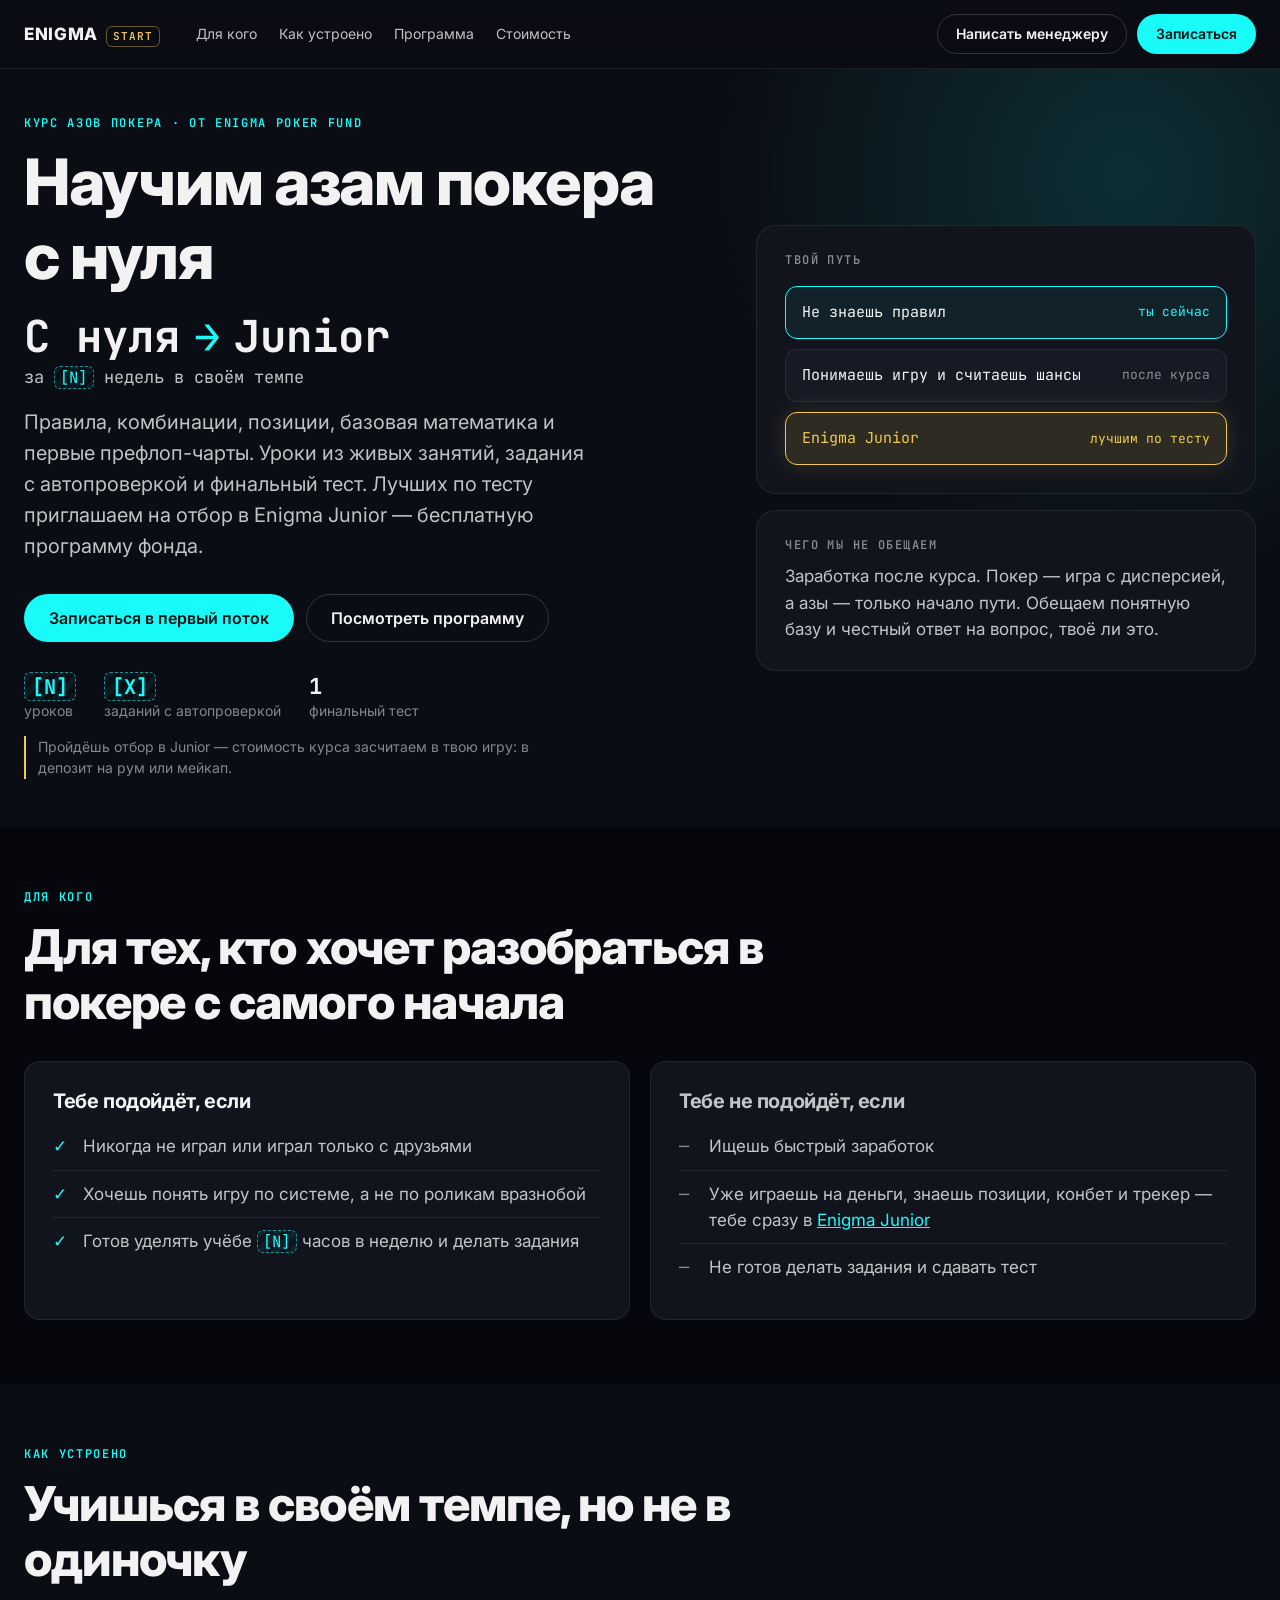
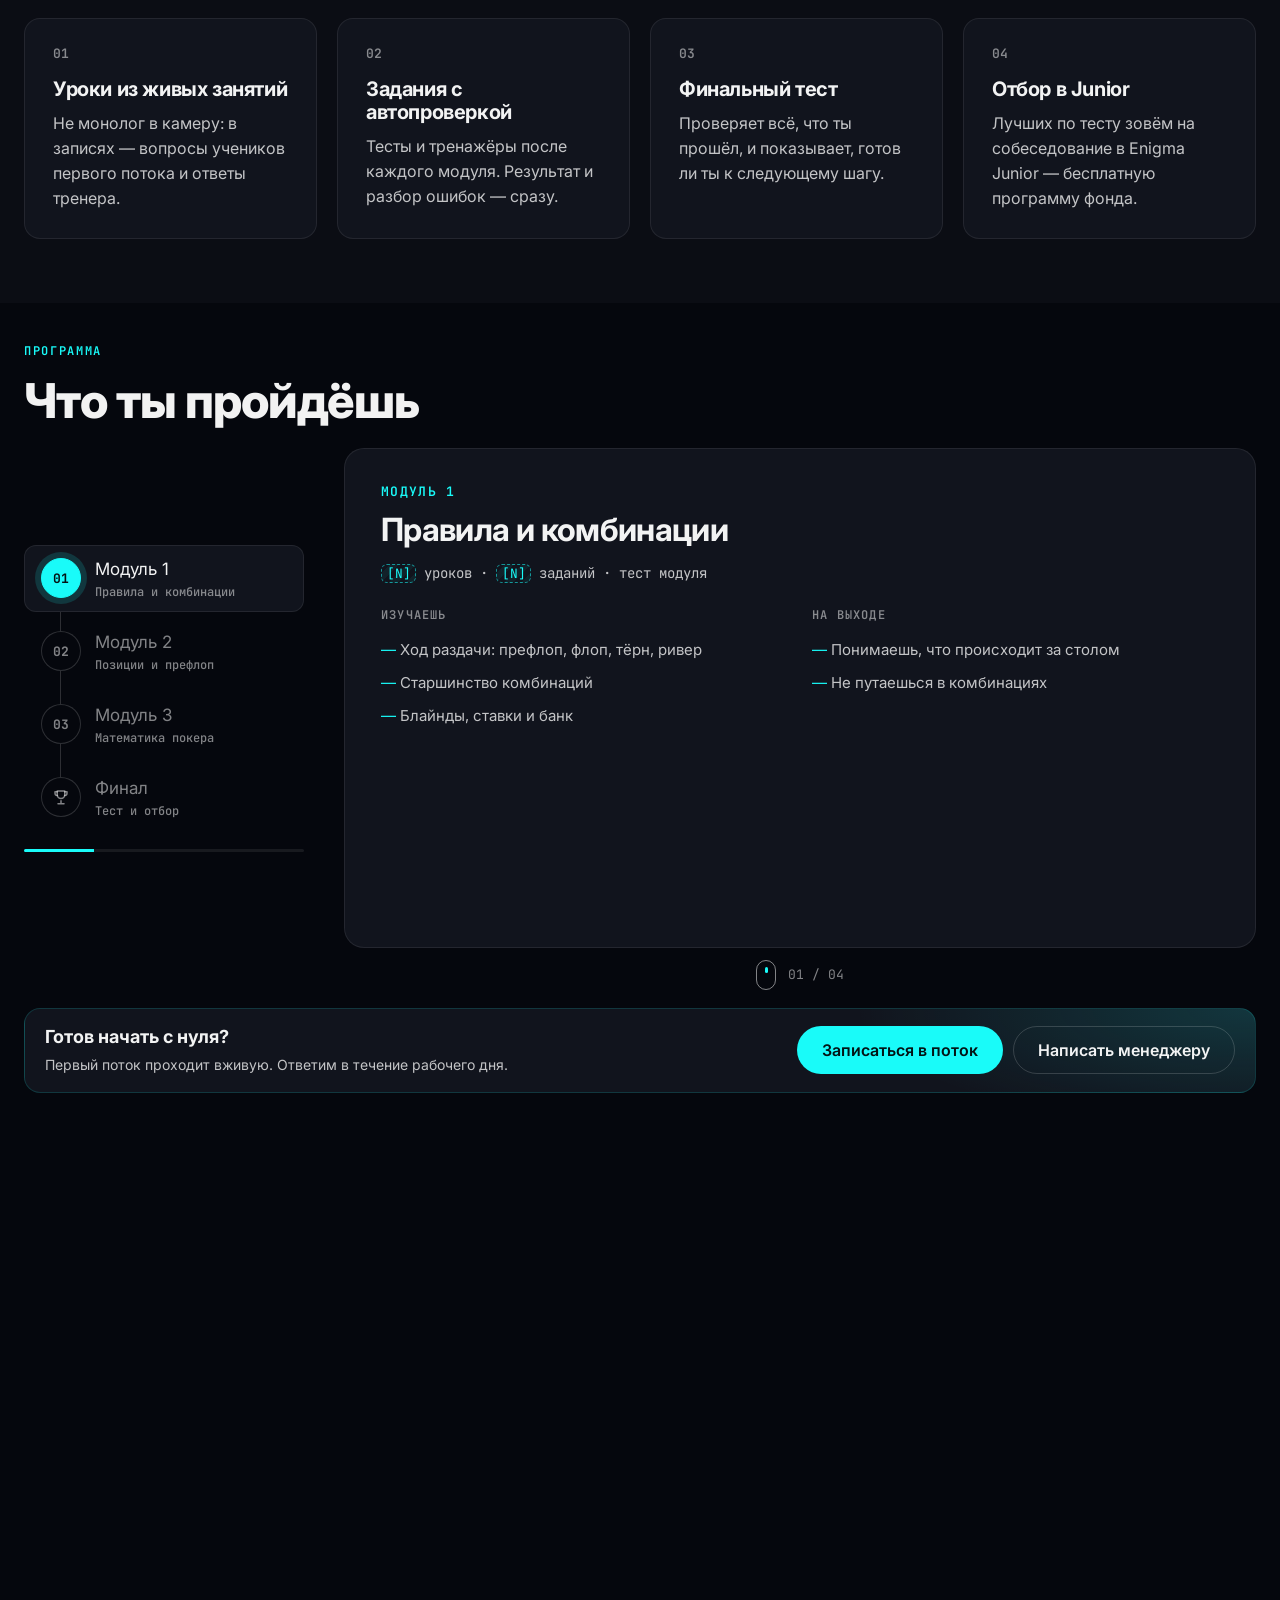
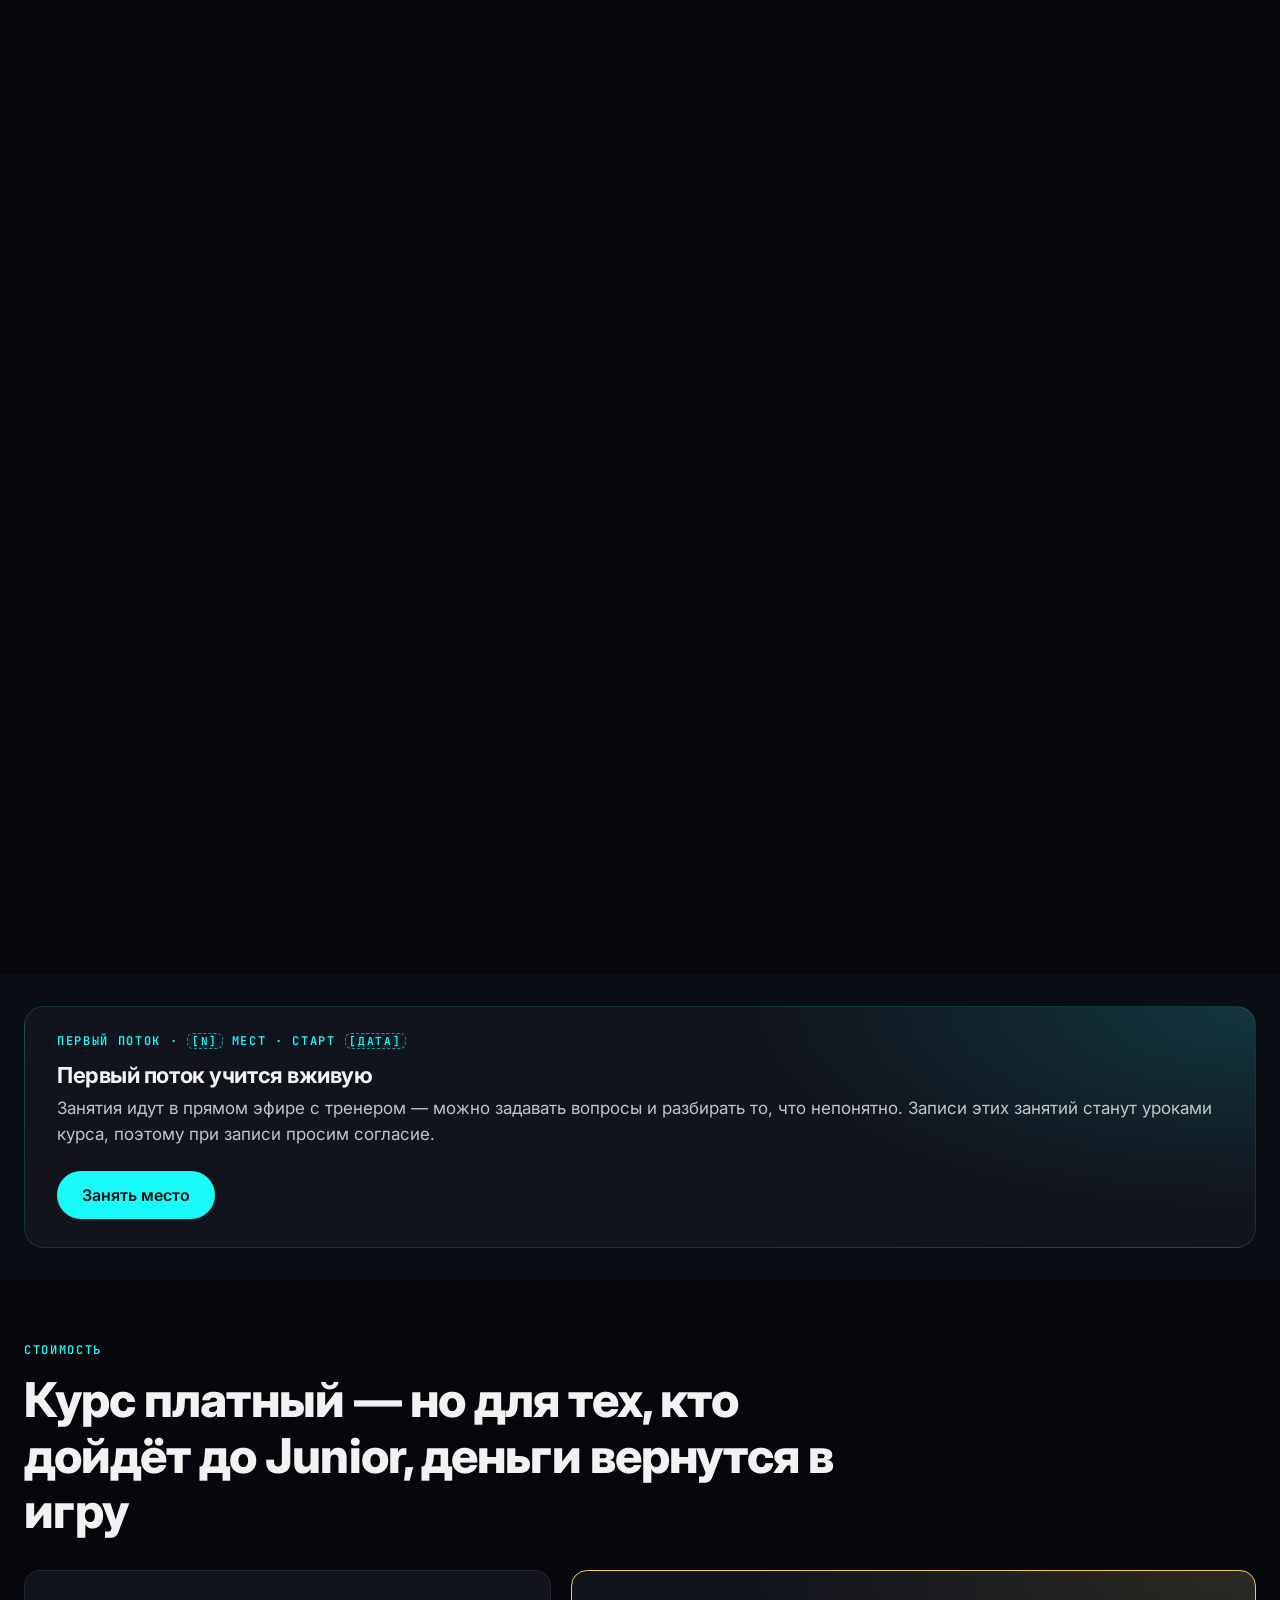
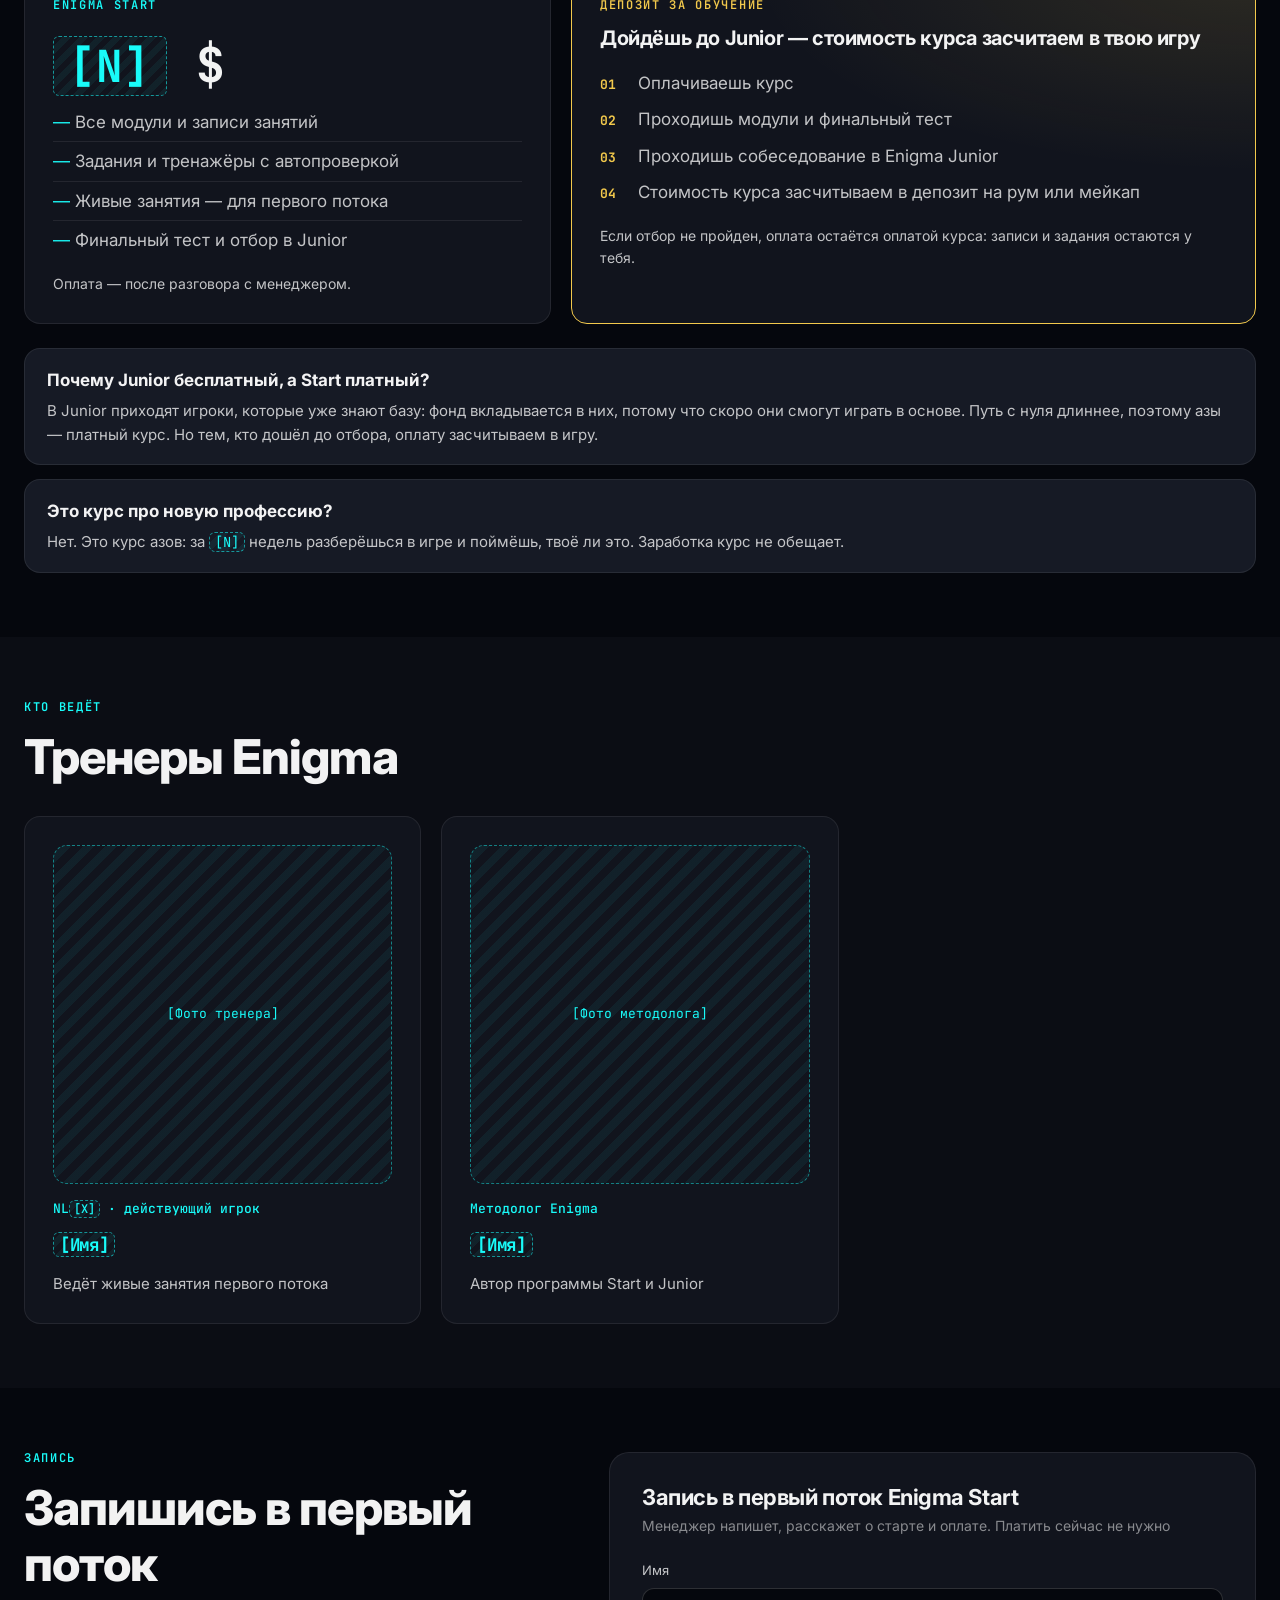
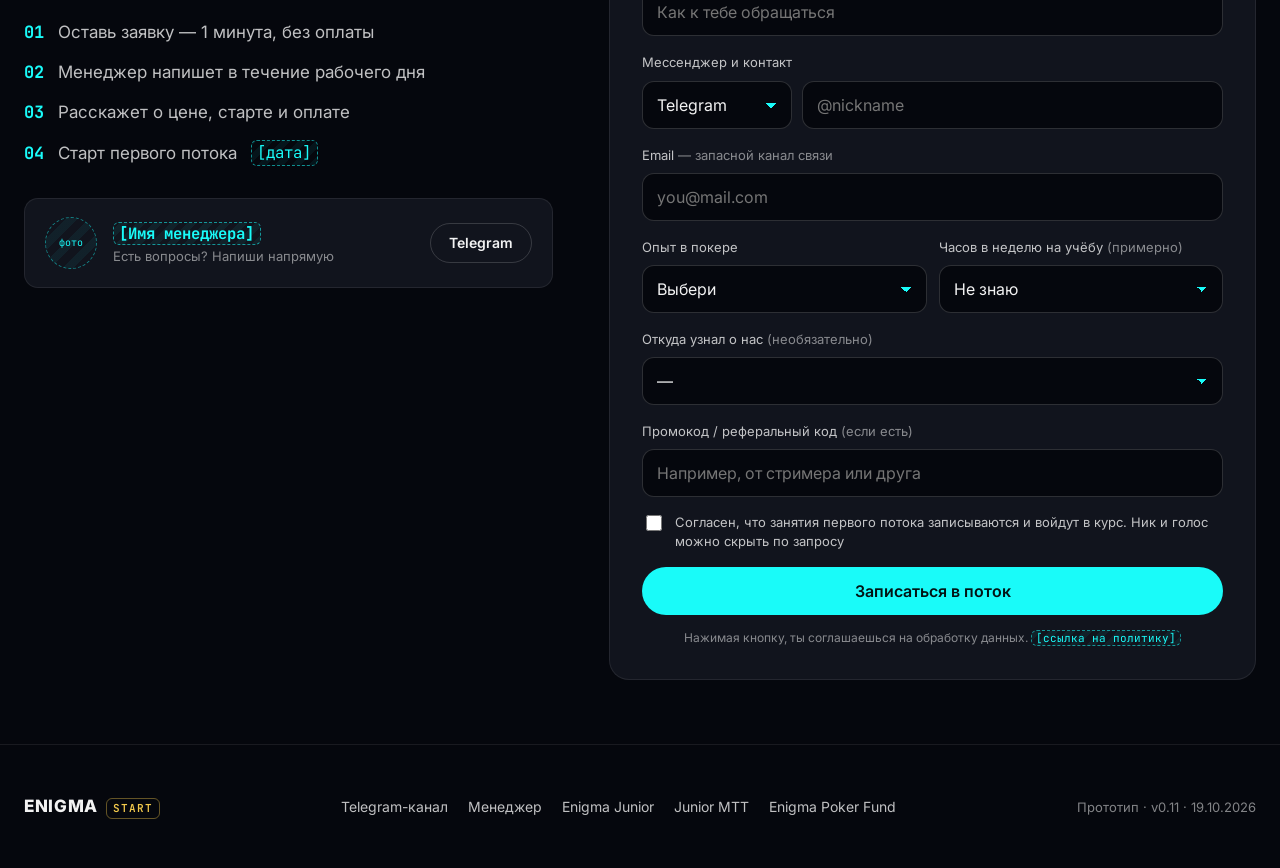
<file: start/index.html>
<!DOCTYPE html>
<html lang="ru">
<head>
  <meta charset="UTF-8">
  <meta name="viewport" content="width=device-width, initial-scale=1.0">
  <meta name="robots" content="noindex, nofollow">
  <title>Enigma Start — курс азов покера с нуля</title>
  <link rel="preconnect" href="https://fonts.googleapis.com">
  <link rel="preconnect" href="https://fonts.gstatic.com" crossorigin>
  <link href="https://fonts.googleapis.com/css2?family=Inter:wght@400;500;600;700;800&family=JetBrains+Mono:wght@400;500;600;700&display=swap" rel="stylesheet">
  <link rel="stylesheet" href="../styles.css?v=0.11">
</head>
<body data-discipline="start">

  <!-- Header -->
  <header class="header">
    <div class="wrap">
      <a href="#top" class="logo">ENIGMA <span class="logo-tag start">START</span></a>
      <nav class="nav">
        <a href="#fit">Для кого</a>
        <a href="#how">Как устроено</a>
        <a href="#program">Программа</a>
        <a href="#price">Стоимость</a>
      </nav>
      <div class="header-actions">
        <a class="btn btn-ghost btn-sm" href="#" data-manager>Написать менеджеру</a>
        <button class="btn btn-primary btn-sm" data-open-apply>Записаться</button>
      </div>
    </div>
  </header>

  <main id="top">

    <!-- Hero -->
    <section class="hero">
      <div class="wrap hero-grid">
        <div class="reveal">
          <div class="eyebrow">Курс азов покера · от Enigma Poker Fund</div>
          <h1>Научим азам покера с нуля</h1>
          <div class="hero-route">
            <span>С нуля</span>
            <span class="arrow">→</span>
            <span>Junior</span>
          </div>
          <div class="muted mono">за <span class="ph">[N]</span> недель в своём темпе</div>
          <p class="hero-sub">Правила, комбинации, позиции, базовая математика и первые префлоп-чарты. Уроки из живых занятий, задания с автопроверкой и финальный тест. Лучших по тесту приглашаем на отбор в Enigma Junior — бесплатную программу фонда.</p>
          <div class="hero-cta">
            <button class="btn btn-primary" data-open-apply>Записаться в первый поток</button>
            <a class="btn btn-ghost" href="#program">Посмотреть программу</a>
          </div>
          <div class="hero-facts">
            <div><b><span class="ph">[N]</span></b>уроков</div>
            <div><b><span class="ph">[X]</span></b>заданий с автопроверкой</div>
            <div><b>1</b>финальный тест</div>
          </div>
          <p class="free-note">Пройдёшь отбор в Junior — стоимость курса засчитаем в твою игру: в депозит на рум или мейкап.</p>
        </div>
        <div class="hero-side reveal">
          <div class="hero-card">
            <div class="hero-card-title">Твой путь</div>
            <ul class="ladder">
              <li class="on"><span>Не знаешь правил</span><span>ты сейчас</span></li>
              <li><span>Понимаешь игру и считаешь шансы</span><span>после курса</span></li>
              <li class="gold"><span>Enigma Junior</span><span>лучшим по тесту</span></li>
            </ul>
          </div>
          <div class="hero-card">
            <div class="hero-card-title">Чего мы не обещаем</div>
            <p class="muted" style="margin-top:12px">Заработка после курса. Покер — игра с дисперсией, а азы — только начало пути. Обещаем понятную базу и честный ответ на вопрос, твоё ли это.</p>
          </div>
        </div>
      </div>
    </section>

    <!-- Who it is for -->
    <section class="section-alt" id="fit">
      <div class="wrap">
        <div class="eyebrow">Для кого</div>
        <h2 class="section-title">Для тех, кто хочет разобраться в покере с самого начала</h2>
        <div class="fit-grid">
          <div class="card reveal">
            <h3>Тебе подойдёт, если</h3>
            <ul class="fit-list">
              <li><span class="mark">✓</span><span>Никогда не играл или играл только с друзьями</span></li>
              <li><span class="mark">✓</span><span>Хочешь понять игру по системе, а не по роликам вразнобой</span></li>
              <li><span class="mark">✓</span><span>Готов уделять учёбе <span class="ph">[N]</span> часов в неделю и делать задания</span></li>
            </ul>
          </div>
          <div class="card fit-no reveal">
            <h3>Тебе не подойдёт, если</h3>
            <ul class="fit-list">
              <li><span class="mark">—</span><span>Ищешь быстрый заработок</span></li>
              <li><span class="mark">—</span><span>Уже играешь на деньги, знаешь позиции, конбет и трекер — тебе сразу в <a class="accent" href="../">Enigma Junior</a></span></li>
              <li><span class="mark">—</span><span>Не готов делать задания и сдавать тест</span></li>
            </ul>
          </div>
        </div>
      </div>
    </section>

    <!-- How it works -->
    <section id="how">
      <div class="wrap">
        <div class="eyebrow">Как устроено</div>
        <h2 class="section-title">Учишься в своём темпе, но не в одиночку</h2>
        <div class="grid grid-4">
          <div class="card why-card reveal">
            <span class="num">01</span>
            <h3>Уроки из живых занятий</h3>
            <p>Не монолог в камеру: в записях — вопросы учеников первого потока и ответы тренера.</p>
          </div>
          <div class="card why-card reveal">
            <span class="num">02</span>
            <h3>Задания с автопроверкой</h3>
            <p>Тесты и тренажёры после каждого модуля. Результат и разбор ошибок — сразу.</p>
          </div>
          <div class="card why-card reveal">
            <span class="num">03</span>
            <h3>Финальный тест</h3>
            <p>Проверяет всё, что ты прошёл, и показывает, готов ли ты к следующему шагу.</p>
          </div>
          <div class="card why-card reveal">
            <span class="num">04</span>
            <h3>Отбор в Junior</h3>
            <p>Лучших по тесту зовём на собеседование в Enigma Junior — бесплатную программу фонда.</p>
          </div>
        </div>
      </div>
    </section>

    <!-- Program -->
    <section class="section-alt scene-section" id="program">
      <div class="wrap">
        <div class="scene" data-scene>
          <div class="scene-sticky">
            <div class="scene-head">
              <div class="eyebrow">Программа</div>
              <h2 class="section-title">Что ты пройдёшь</h2>
            </div>
            <div class="scene-grid">
            <div class="scene-side">
              <div class="scene-rail">
                <button><span class="idx">01</span><span class="txt">Модуль 1<small>Правила и комбинации</small></span></button>
                <button><span class="idx">02</span><span class="txt">Модуль 2<small>Позиции и префлоп</small></span></button>
                <button><span class="idx">03</span><span class="txt">Модуль 3<small>Математика покера</small></span></button>
                <button><span class="idx"><svg class="trophy" viewBox="0 0 24 24" width="18" height="18" fill="none" stroke="currentColor" stroke-width="2" stroke-linecap="round" stroke-linejoin="round" aria-hidden="true"><path d="M8 21h8M12 17v4M7 4h10v5a5 5 0 0 1-10 0V4z"/><path d="M17 5h3v2a3 3 0 0 1-3 3M7 5H4v2a3 3 0 0 0 3 3"/></svg></span><span class="txt">Финал<small>Тест и отбор</small></span></button>
              </div>
              <div class="scene-progress"><i data-scene-progress></i></div>
            </div>

            <div class="scene-stage">
              <article class="scene-panel">
                <div class="when">Модуль 1</div>
                <h3>Правила и комбинации</h3>
                <div class="path-meta mono"><span class="ph">[N]</span> уроков · <span class="ph">[N]</span> заданий · тест модуля</div>
                <div class="path-cols">
                  <div><h4>Изучаешь</h4><ul><li>Ход раздачи: префлоп, флоп, тёрн, ривер</li><li>Старшинство комбинаций</li><li>Блайнды, ставки и банк</li></ul></div>
                  <div><h4>На выходе</h4><ul><li>Понимаешь, что происходит за столом</li><li>Не путаешься в комбинациях</li></ul></div>
                </div>
              </article>
              <article class="scene-panel">
                <div class="when">Модуль 2</div>
                <h3>Позиции и префлоп</h3>
                <div class="path-meta mono"><span class="ph">[N]</span> уроков · <span class="ph">[N]</span> заданий · тренажёр чартов</div>
                <div class="path-cols">
                  <div><h4>Изучаешь</h4><ul><li>Позиции за столом 6-max</li><li>Почему позиция решает</li><li>Первые префлоп-чарты</li></ul></div>
                  <div><h4>На выходе</h4><ul><li>Знаешь, какие руки играть с какой позиции</li><li>Открываешь банк по чартам, а не наугад</li></ul></div>
                </div>
              </article>
              <article class="scene-panel">
                <div class="when">Модуль 3</div>
                <h3>Математика покера</h3>
                <div class="path-meta mono"><span class="ph">[N]</span> уроков · <span class="ph">[N]</span> заданий · тренажёр расчётов</div>
                <div class="path-cols">
                  <div><h4>Изучаешь</h4><ul><li>Ауты и шансы улучшить руку</li><li>Шансы банка</li><li>Что такое эквити</li></ul></div>
                  <div><h4>На выходе</h4><ul><li>Считаешь, выгоден ли колл</li><li>Принимаешь решения через цифры, а не «по ощущениям»</li></ul></div>
                </div>
              </article>
              <article class="scene-panel">
                <div class="when">Финал</div>
                <h3>Финальный тест и отбор в Junior</h3>
                <div class="path-meta mono">Тест по всем модулям</div>
                <div class="path-cols">
                  <div><h4>Что дальше</h4><ul><li>Сдаёшь финальный тест</li><li>Лучших зовём на собеседование в Enigma Junior</li></ul></div>
                  <div><h4>Результат</h4><ul><li>Прошёл отбор — стоимость курса уходит в депозит на рум или мейкап</li><li>Не прошёл — у тебя остаются записи курса и понятно, что подтянуть</li></ul></div>
                </div>
              </article>

              <div class="scene-cue" data-scene-cue><span class="mouse"></span><span class="mono" data-scene-count>01 / 04</span></div>
            </div>
            </div>
            <div class="scene-cta">
              <div>
                <b>Готов начать с нуля?</b>
                <span class="muted">Первый поток проходит вживую. Ответим в течение рабочего дня.</span>
              </div>
              <div class="cta-strip-btns">
                <button class="btn btn-primary" data-open-apply>Записаться в поток</button>
                <a class="btn btn-ghost" href="#" data-manager>Написать менеджеру</a>
              </div>
            </div>
          </div>
        </div>
      </div>
    </section>

    <!-- First stream -->
    <section class="cta-section" id="stream">
      <div class="wrap">
        <div class="cta-strip reveal">
          <div>
            <div class="eyebrow">Первый поток · <span class="ph">[N]</span> мест · старт <span class="ph">[дата]</span></div>
            <h3>Первый поток учится вживую</h3>
            <p class="muted">Занятия идут в прямом эфире с тренером — можно задавать вопросы и разбирать то, что непонятно. Записи этих занятий станут уроками курса, поэтому при записи просим согласие.</p>
          </div>
          <div class="cta-strip-btns">
            <button class="btn btn-primary" data-open-apply>Занять место</button>
          </div>
        </div>
      </div>
    </section>

    <!-- Price and deposit -->
    <section class="section-alt" id="price">
      <div class="wrap">
        <div class="eyebrow">Стоимость</div>
        <h2 class="section-title">Курс платный — но для тех, кто дойдёт до Junior, деньги вернутся в игру</h2>
        <div class="price-grid">
          <div class="card price-card reveal">
            <div class="eyebrow">Enigma Start</div>
            <div class="price-sum"><span class="ph">[N]</span> $</div>
            <ul>
              <li>Все модули и записи занятий</li>
              <li>Задания и тренажёры с автопроверкой</li>
              <li>Живые занятия — для первого потока</li>
              <li>Финальный тест и отбор в Junior</li>
            </ul>
            <p class="muted" style="font-size:14px">Оплата — после разговора с менеджером.</p>
          </div>
          <div class="card deposit-card reveal">
            <div class="eyebrow">Депозит за обучение</div>
            <h3>Дойдёшь до Junior — стоимость курса засчитаем в твою игру</h3>
            <ol class="deposit-flow">
              <li><b>01</b>Оплачиваешь курс</li>
              <li><b>02</b>Проходишь модули и финальный тест</li>
              <li><b>03</b>Проходишь собеседование в Enigma Junior</li>
              <li><b>04</b>Стоимость курса засчитываем в депозит на рум или мейкап</li>
            </ol>
            <p class="muted" style="font-size:14px">Если отбор не пройден, оплата остаётся оплатой курса: записи и задания остаются у тебя.</p>
          </div>
        </div>
        <div class="qa">
          <div class="reveal">
            <b>Почему Junior бесплатный, а Start платный?</b>
            <p>В Junior приходят игроки, которые уже знают базу: фонд вкладывается в них, потому что скоро они смогут играть в основе. Путь с нуля длиннее, поэтому азы — платный курс. Но тем, кто дошёл до отбора, оплату засчитываем в игру.</p>
          </div>
          <div class="reveal">
            <b>Это курс про новую профессию?</b>
            <p>Нет. Это курс азов: за <span class="ph">[N]</span> недель разберёшься в игре и поймёшь, твоё ли это. Заработка курс не обещает.</p>
          </div>
        </div>
      </div>
    </section>

    <!-- Who teaches -->
    <section id="coaches">
      <div class="wrap">
        <div class="eyebrow">Кто ведёт</div>
        <h2 class="section-title">Тренеры Enigma</h2>
        <div class="grid grid-3" style="margin-top:32px">
          <div class="card person reveal">
            <div class="ph-block">[Фото тренера]</div>
            <div class="meta">NL<span class="ph">[X]</span> · действующий игрок</div>
            <h3><span class="ph">[Имя]</span></h3>
            <p class="muted">Ведёт живые занятия первого потока</p>
          </div>
          <div class="card person reveal">
            <div class="ph-block">[Фото методолога]</div>
            <div class="meta">Методолог Enigma</div>
            <h3><span class="ph">[Имя]</span></h3>
            <p class="muted">Автор программы Start и Junior</p>
          </div>
        </div>
      </div>
    </section>

    <!-- Apply -->
    <section class="section-alt" id="apply">
      <div class="wrap apply-grid">
        <div class="reveal">
          <div class="eyebrow">Запись</div>
          <h2 class="section-title">Запишись в первый поток</h2>
          <ul class="apply-points">
            <li><b>01</b>Оставь заявку — 1 минута, без оплаты</li>
            <li><b>02</b>Менеджер напишет в течение рабочего дня</li>
            <li><b>03</b>Расскажет о цене, старте и оплате</li>
            <li><b>04</b>Старт первого потока <span class="ph">[дата]</span></li>
          </ul>
          <div class="manager">
            <div class="ph-block">фото</div>
            <div>
              <b><span class="ph">[Имя менеджера]</span></b>
              <small>Есть вопросы? Напиши напрямую</small>
            </div>
            <a class="btn btn-ghost btn-sm" style="margin-left:auto" href="#" data-manager>Telegram</a>
          </div>
        </div>
        <div class="form reveal" data-apply-form></div>
      </div>
    </section>

  </main>

  <footer class="footer">
    <div class="wrap">
      <a href="#top" class="logo">ENIGMA <span class="logo-tag start">START</span></a>
      <div class="footer-links">
        <a href="https://t.me/enigmapoker" target="_blank" rel="noopener">Telegram-канал</a>
        <a href="#" data-manager>Менеджер</a>
        <a href="../">Enigma Junior</a>
        <a href="../mtt/">Junior MTT</a>
        <a href="https://enigmapoker.pro" target="_blank" rel="noopener">Enigma Poker Fund</a>
      </div>
      <small>Прототип · v0.11 · 19.10.2026</small>
    </div>
  </footer>

  <div class="mobile-cta" data-mobile-cta>
    <button class="btn btn-primary btn-block" data-open-apply>Записаться в поток</button>
  </div>

  <div class="modal" data-modal role="dialog" aria-modal="true" aria-label="Запись в первый поток Enigma Start">
    <div class="form" data-apply-form data-in-modal></div>
  </div>

  <script src="../main.js?v=0.11"></script>
</body>
</html>
</file>
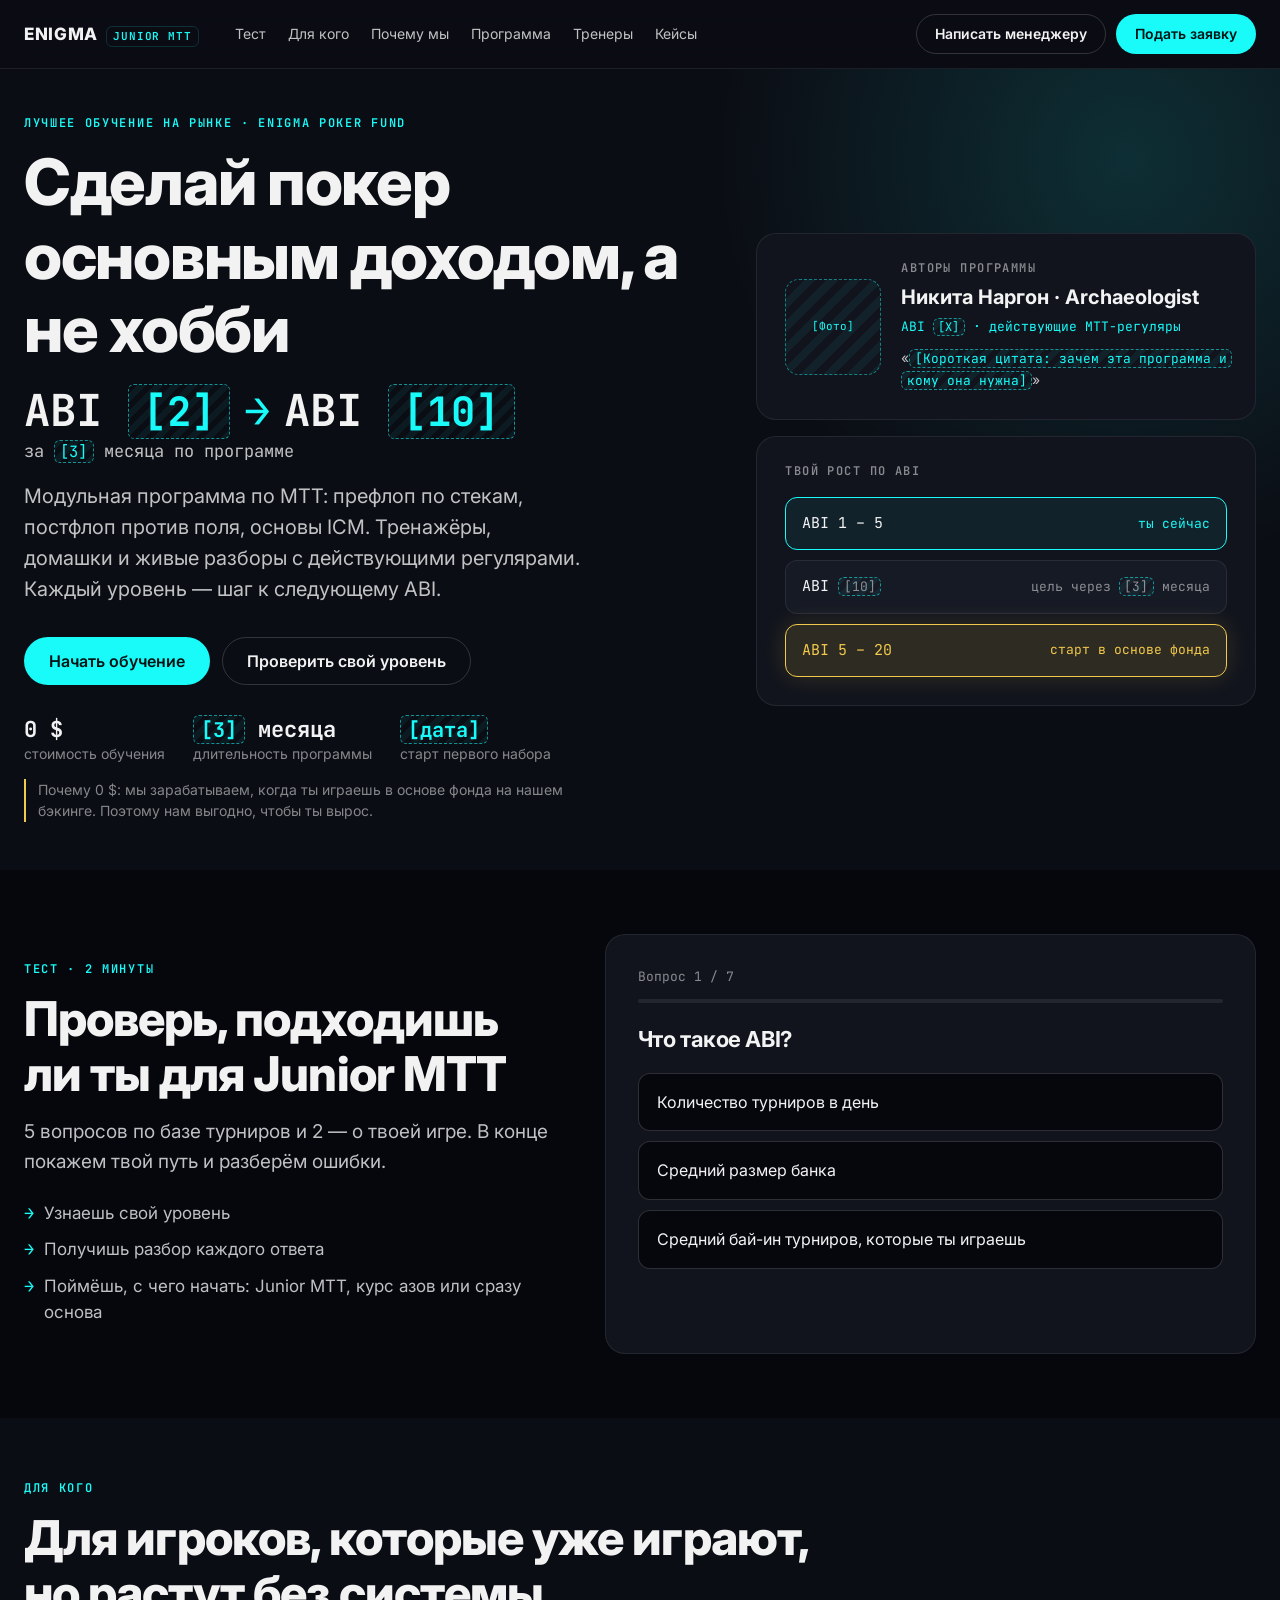
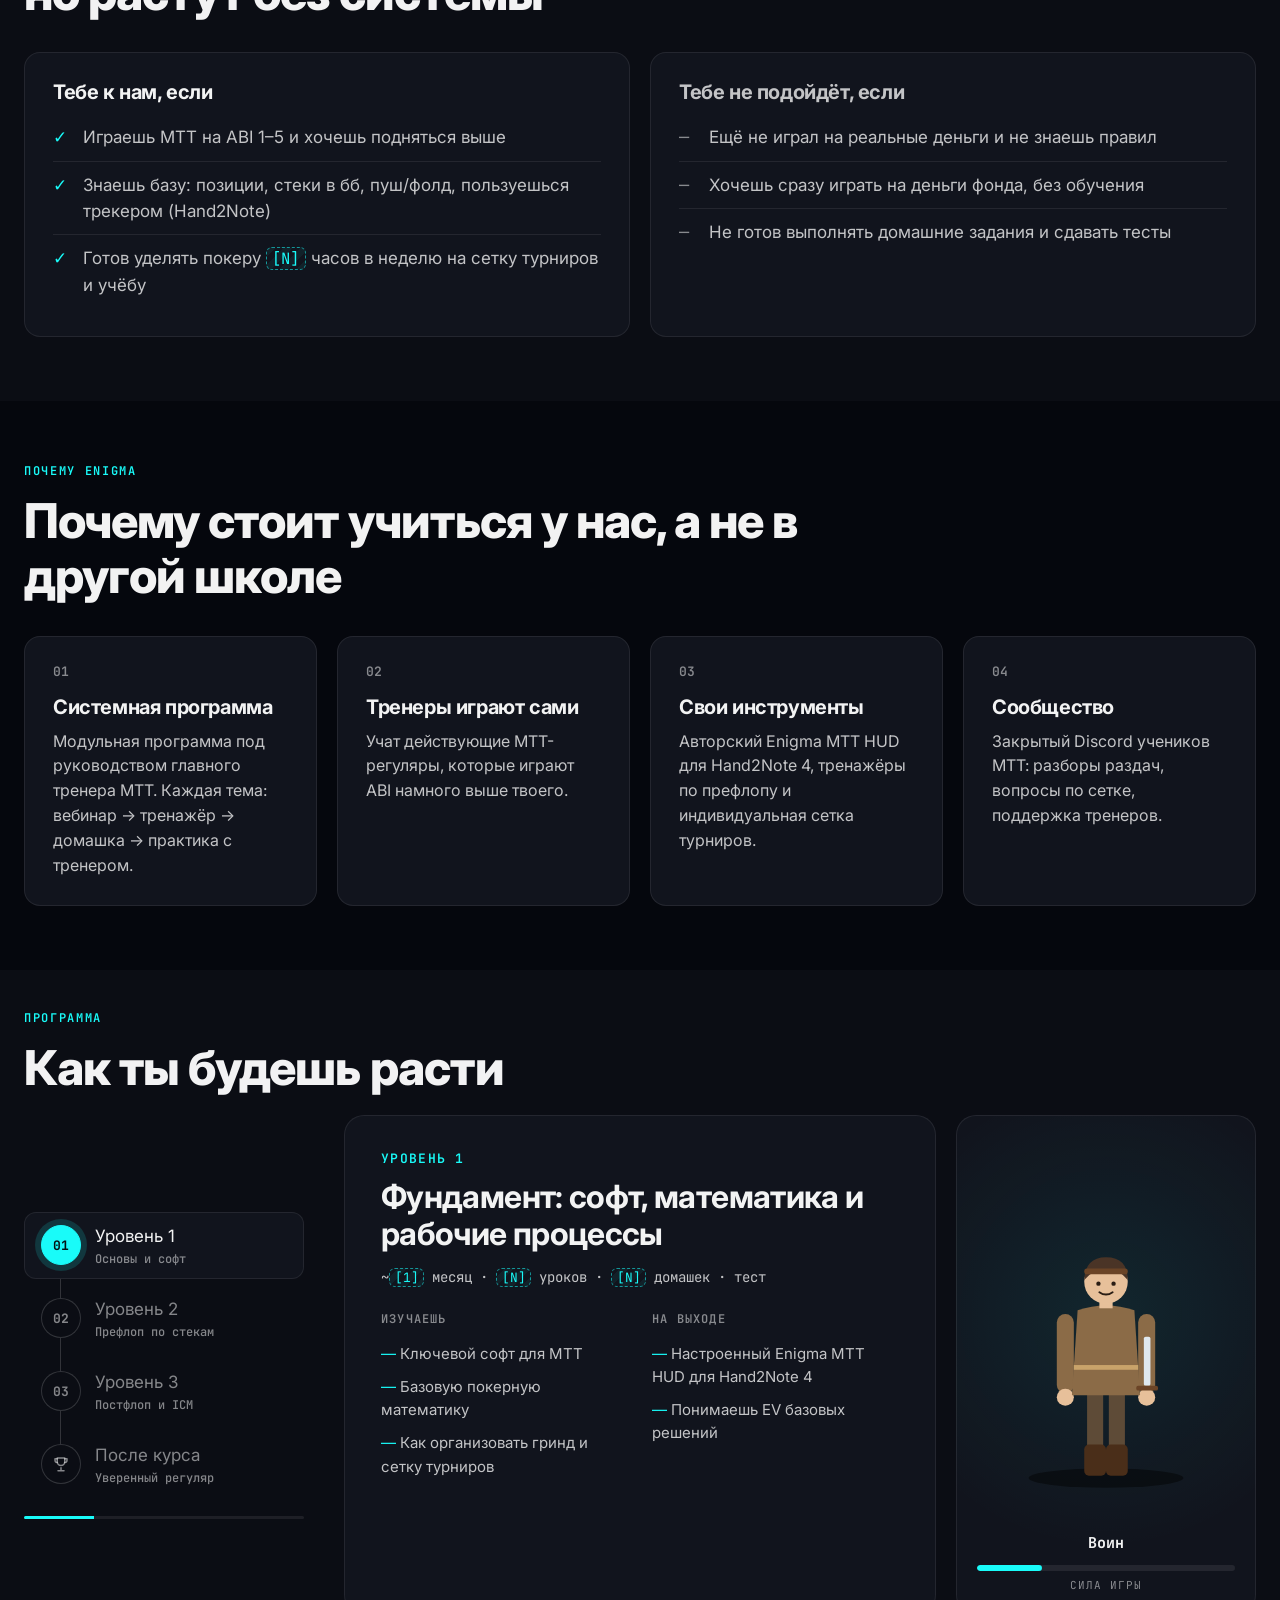
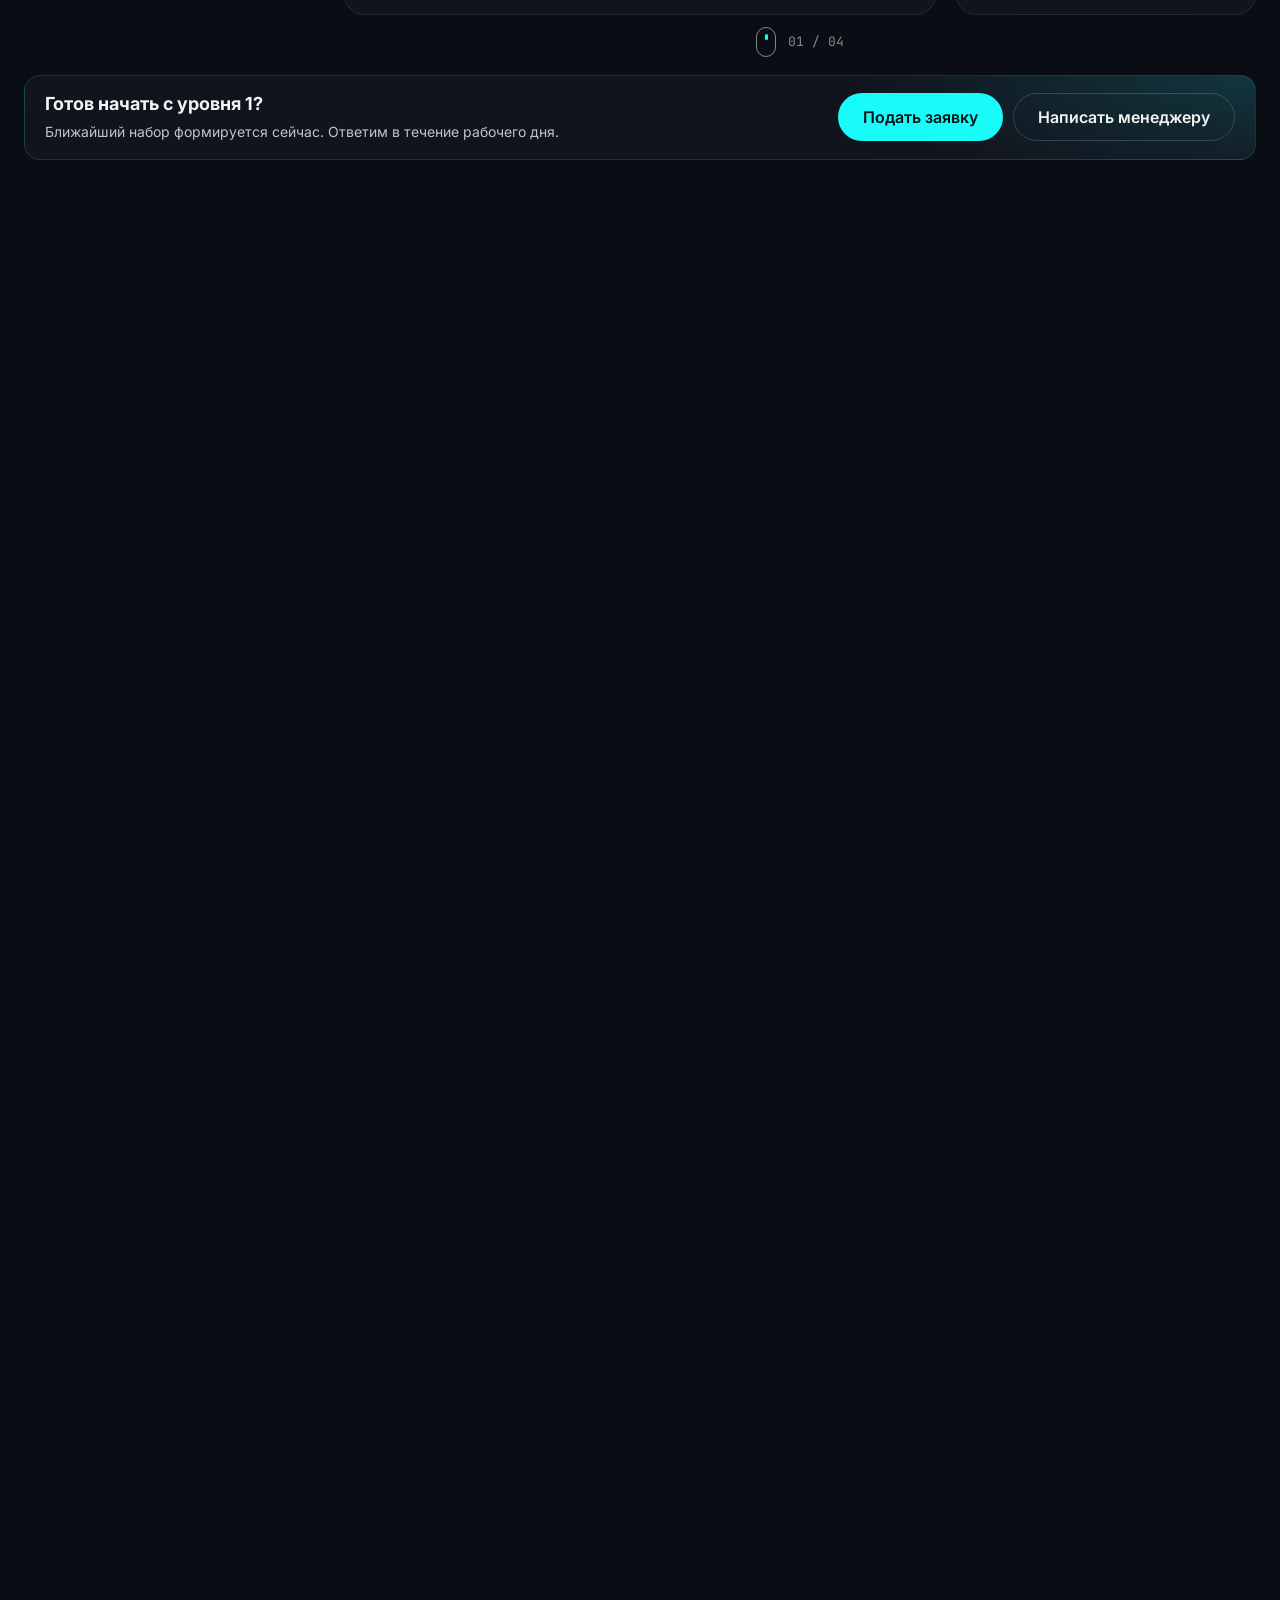
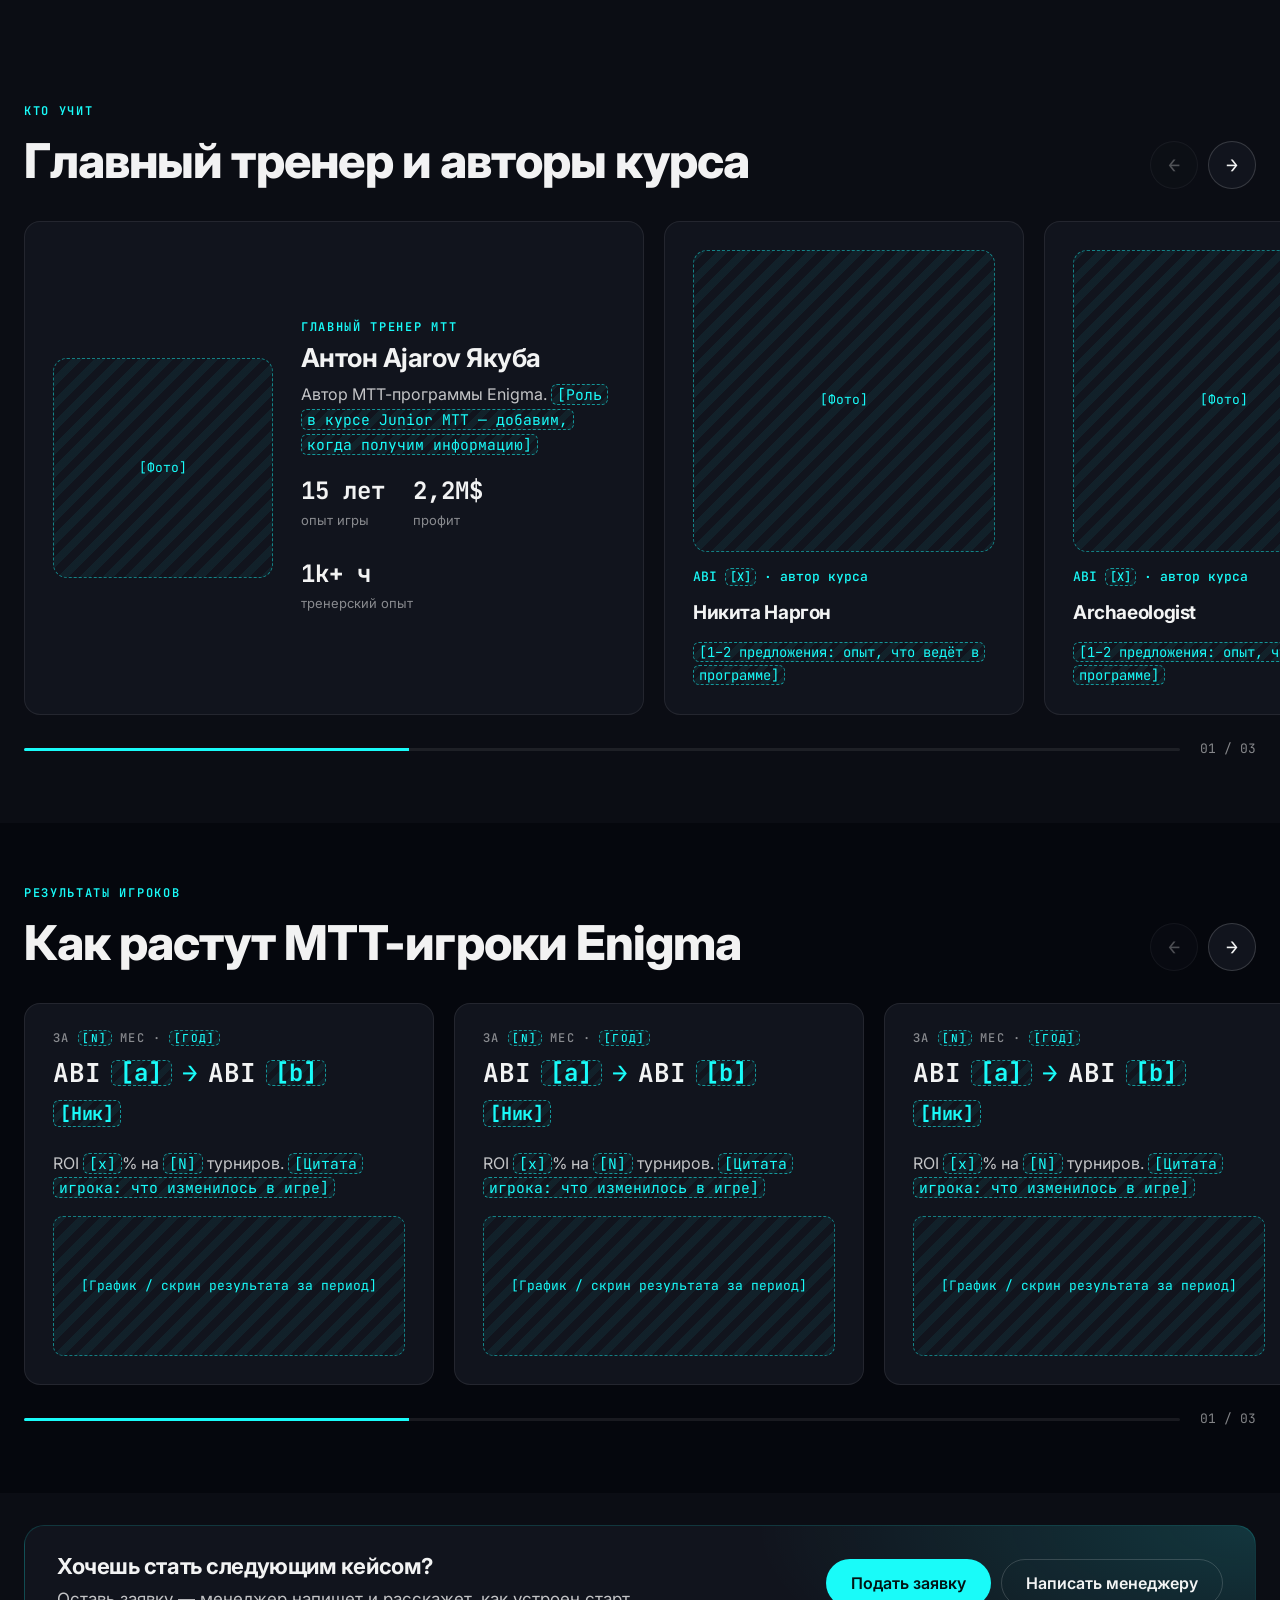
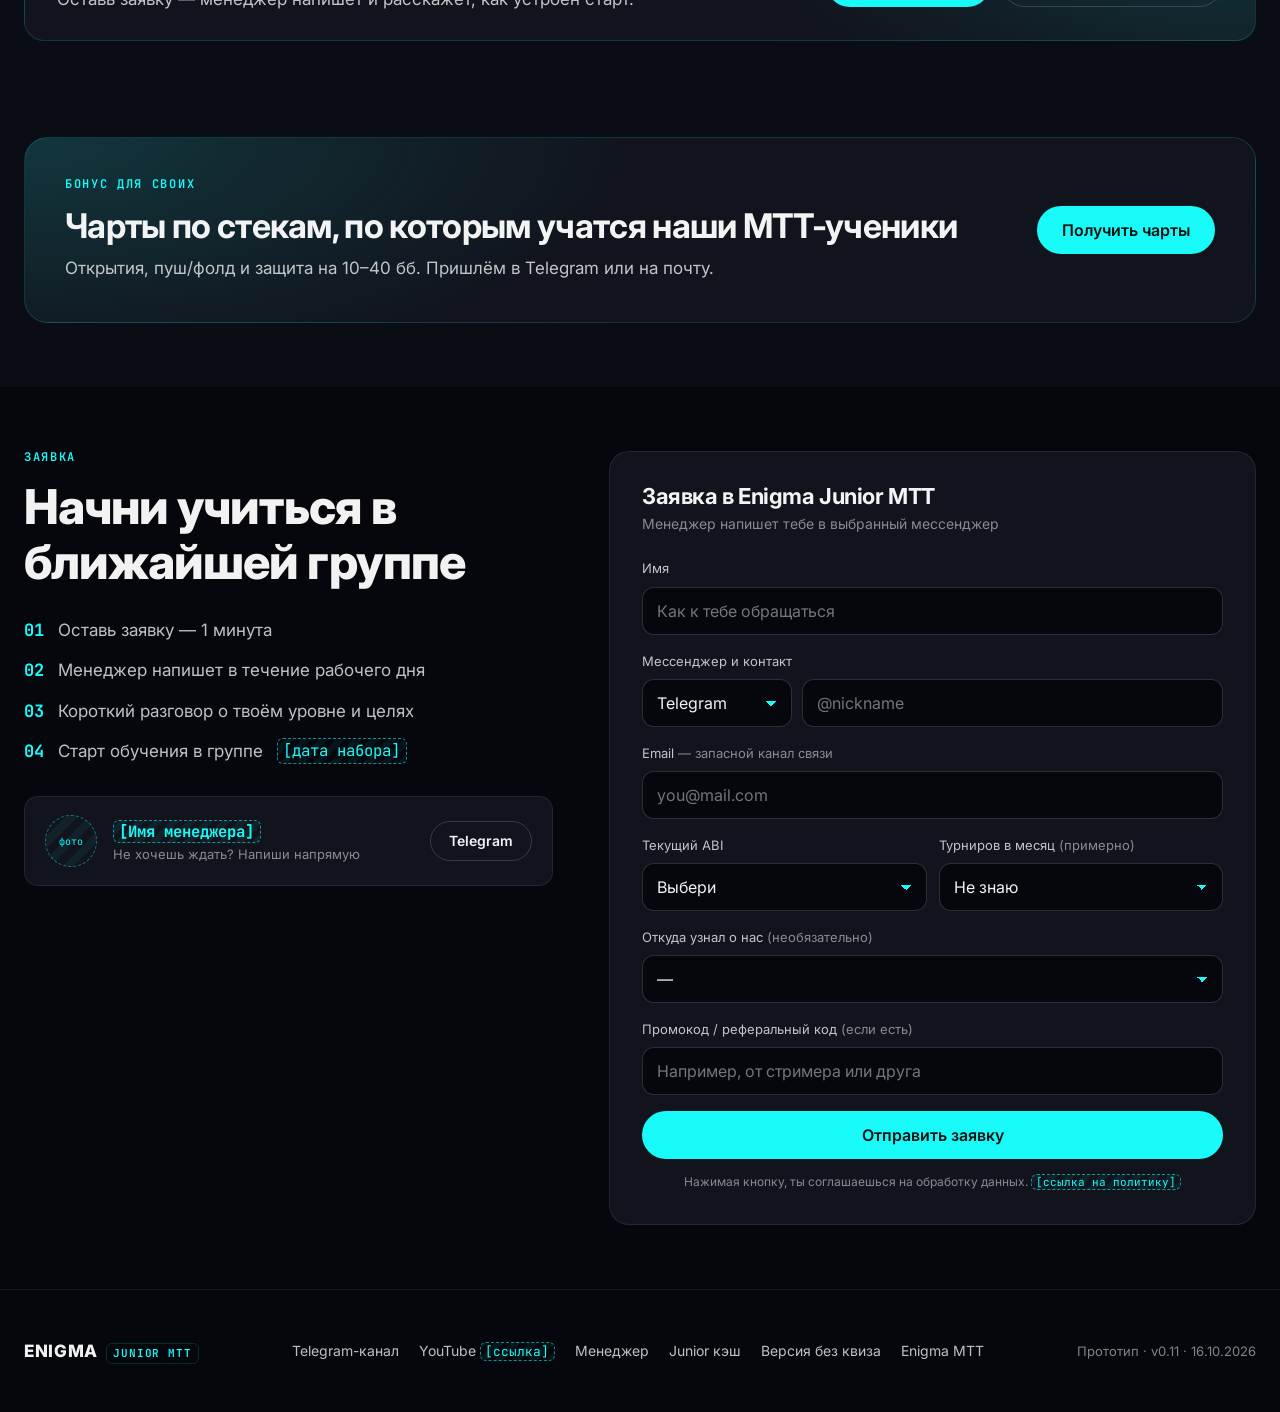
<file: mtt/quiz/index.html>
<!DOCTYPE html>
<html lang="ru">
<head>
  <meta charset="UTF-8">
  <meta name="viewport" content="width=device-width, initial-scale=1.0">
  <meta name="robots" content="noindex, nofollow">
  <title>Enigma Junior MTT (квиз) — обучение турнирам для игроков микро-ABI</title>
  <link rel="preconnect" href="https://fonts.googleapis.com">
  <link rel="preconnect" href="https://fonts.gstatic.com" crossorigin>
  <link href="https://fonts.googleapis.com/css2?family=Inter:wght@400;500;600;700;800&family=JetBrains+Mono:wght@400;500;600;700&display=swap" rel="stylesheet">
  <link rel="stylesheet" href="../../styles.css?v=0.11">
</head>
<body data-discipline="mtt">

  <!-- Header -->
  <header class="header">
    <div class="wrap">
      <a href="#top" class="logo">ENIGMA <span class="logo-tag">JUNIOR MTT</span></a>
      <nav class="nav">
        <a href="#quiz">Тест</a>
        <a href="#fit">Для кого</a>
        <a href="#why">Почему мы</a>
        <a href="#program">Программа</a>
        <a href="#coaches">Тренеры</a>
        <a href="#cases">Кейсы</a>
      </nav>
      <div class="header-actions">
        <a class="btn btn-ghost btn-sm" href="#" data-manager>Написать менеджеру</a>
        <button class="btn btn-primary btn-sm" data-open-apply>Подать заявку</button>
      </div>
    </div>
  </header>

  <main id="top">

    <!-- Hero -->
    <section class="hero">
      <div class="wrap hero-grid">
        <div class="reveal">
          <div class="eyebrow">Лучшее обучение на рынке · Enigma Poker Fund</div>
          <h1>Сделай покер основным доходом, а не хобби</h1>
          <div class="hero-route">
            <span>ABI <span class="ph">[2]</span></span>
            <span class="arrow">→</span>
            <span>ABI <span class="ph">[10]</span></span>
          </div>
          <div class="muted mono">за <span class="ph">[3]</span> месяца по программе</div>
          <p class="hero-sub">Модульная программа по МТТ: префлоп по стекам, постфлоп против поля, основы ICM. Тренажёры, домашки и живые разборы с действующими регулярами. Каждый уровень — шаг к следующему ABI.</p>
          <div class="hero-cta">
            <button class="btn btn-primary" data-open-apply>Начать обучение</button>
            <a class="btn btn-ghost" href="#quiz">Проверить свой уровень</a>
          </div>
          <div class="hero-facts">
            <div><b>0 $</b>стоимость обучения</div>
            <div><b><span class="ph">[3]</span> месяца</b>длительность программы</div>
            <div><b><span class="ph">[дата]</span></b>старт первого набора</div>
          </div>
          <p class="free-note">Почему 0 $: мы зарабатываем, когда ты играешь в основе фонда на нашем бэкинге. Поэтому нам выгодно, чтобы ты вырос.</p>
        </div>
        <div class="hero-side reveal">
          <div class="hero-card hero-author">
            <div class="ph-block avatar-lg">[Фото]</div>
            <div>
              <div class="hero-card-title">Авторы программы</div>
              <div class="author-name">Никита Наргон · Archaeologist</div>
              <div class="author-meta mono">ABI <span class="ph">[X]</span> · действующие МТТ-регуляры</div>
              <p class="author-quote">«<span class="ph">[Короткая цитата: зачем эта программа и кому она нужна]</span>»</p>
            </div>
          </div>
          <div class="hero-card">
            <div class="hero-card-title">Твой рост по ABI</div>
            <ul class="ladder">
              <li class="on"><span>ABI 1 – 5</span><span>ты сейчас</span></li>
              <li><span>ABI <span class="ph">[10]</span></span><span>цель через <span class="ph">[3]</span> месяца</span></li>
              <li class="gold"><span>ABI 5 – 20</span><span>старт в основе фонда</span></li>
            </ul>
          </div>
        </div>
      </div>
    </section>

    <!-- Level quiz (prototype B) -->
    <section class="section-alt" id="quiz">
      <div class="wrap quiz-grid">
        <div>
          <div class="eyebrow">Тест · 2 минуты</div>
          <h2 class="section-title">Проверь, подходишь ли ты для Junior MTT</h2>
          <p class="section-lead">5 вопросов по базе турниров и 2 — о твоей игре. В конце покажем твой путь и разберём ошибки.</p>
          <ul class="quiz-perks">
            <li>Узнаешь свой уровень</li>
            <li>Получишь разбор каждого ответа</li>
            <li>Поймёшь, с чего начать: Junior MTT, курс азов или сразу основа</li>
          </ul>
        </div>
        <div class="quiz-card" data-quiz></div>
      </div>
    </section>

    <!-- Who it is for -->
    <section id="fit">
      <div class="wrap">
        <div class="eyebrow">Для кого</div>
        <h2 class="section-title">Для игроков, которые уже играют, но растут без системы</h2>
        <div class="fit-grid">
          <div class="card reveal">
            <h3>Тебе к нам, если</h3>
            <ul class="fit-list">
              <li><span class="mark">✓</span><span>Играешь МТТ на ABI 1–5 и хочешь подняться выше</span></li>
              <li><span class="mark">✓</span><span>Знаешь базу: позиции, стеки в бб, пуш/фолд, пользуешься трекером (Hand2Note)</span></li>
              <li><span class="mark">✓</span><span>Готов уделять покеру <span class="ph">[N]</span> часов в неделю на сетку турниров и учёбу</span></li>
            </ul>
          </div>
          <div class="card fit-no reveal">
            <h3>Тебе не подойдёт, если</h3>
            <ul class="fit-list">
              <li><span class="mark">—</span><span>Ещё не играл на реальные деньги и не знаешь правил</span></li>
              <li><span class="mark">—</span><span>Хочешь сразу играть на деньги фонда, без обучения</span></li>
              <li><span class="mark">—</span><span>Не готов выполнять домашние задания и сдавать тесты</span></li>
            </ul>
          </div>
        </div>
      </div>
    </section>

    <!-- Why Enigma (merged with "what's included") -->
    <section class="section-alt" id="why">
      <div class="wrap">
        <div class="eyebrow">Почему Enigma</div>
        <h2 class="section-title">Почему стоит учиться у нас, а не в другой школе</h2>
        <div class="grid grid-4">
          <div class="card why-card reveal">
            <span class="num">01</span>
            <h3>Системная программа</h3>
            <p>Модульная программа под руководством главного тренера МТТ. Каждая тема: вебинар → тренажёр → домашка → практика с тренером.</p>
          </div>
          <div class="card why-card reveal">
            <span class="num">02</span>
            <h3>Тренеры играют сами</h3>
            <p>Учат действующие МТТ-регуляры, которые играют ABI намного выше твоего.</p>
          </div>
          <div class="card why-card reveal">
            <span class="num">03</span>
            <h3>Свои инструменты</h3>
            <p>Авторский Enigma MTT HUD для Hand2Note 4, тренажёры по префлопу и индивидуальная сетка турниров.</p>
          </div>
          <div class="card why-card reveal">
            <span class="num">04</span>
            <h3>Сообщество</h3>
            <p>Закрытый Discord учеников МТТ: разборы раздач, вопросы по сетке, поддержка тренеров.</p>
          </div>
        </div>
      </div>
    </section>

    <!-- Program: levels + growing character -->
    <section class="scene-section" id="program">
      <div class="wrap">
        <div class="scene" data-scene>
          <div class="scene-sticky">
            <div class="scene-head">
              <div class="eyebrow">Программа</div>
              <h2 class="section-title">Как ты будешь расти</h2>
            </div>
            <div class="scene-grid">
            <div class="scene-side">
              <div class="scene-rail">
                <button><span class="idx">01</span><span class="txt">Уровень 1<small>Основы и софт</small></span></button>
                <button><span class="idx">02</span><span class="txt">Уровень 2<small>Префлоп по стекам</small></span></button>
                <button><span class="idx">03</span><span class="txt">Уровень 3<small>Постфлоп и ICM</small></span></button>
                <button><span class="idx"><svg class="trophy" viewBox="0 0 24 24" width="18" height="18" fill="none" stroke="currentColor" stroke-width="2" stroke-linecap="round" stroke-linejoin="round" aria-hidden="true"><path d="M8 21h8M12 17v4M7 4h10v5a5 5 0 0 1-10 0V4z"/><path d="M17 5h3v2a3 3 0 0 1-3 3M7 5H4v2a3 3 0 0 0 3 3"/></svg></span><span class="txt">После курса<small>Уверенный регуляр</small></span></button>
              </div>
              <div class="scene-progress"><i data-scene-progress></i></div>
            </div>

            <div class="scene-stage path-stage">
              <div class="path-panels">
                <article class="scene-panel">
                  <div class="when">Уровень 1</div>
                  <h3>Фундамент: софт, математика и рабочие процессы</h3>
                  <div class="path-meta mono">~<span class="ph">[1]</span> месяц · <span class="ph">[N]</span> уроков · <span class="ph">[N]</span> домашек · тест</div>
                  <div class="path-cols">
                    <div><h4>Изучаешь</h4><ul><li>Ключевой софт для МТТ</li><li>Базовую покерную математику</li><li>Как организовать гринд и сетку турниров</li></ul></div>
                    <div><h4>На выходе</h4><ul><li>Настроенный Enigma MTT HUD для Hand2Note 4</li><li>Понимаешь EV базовых решений</li></ul></div>
                  </div>
                </article>
                <article class="scene-panel">
                  <div class="when">Уровень 2</div>
                  <h3>Префлоп: ренджи по стекам и подстройки</h3>
                  <div class="path-meta mono">~<span class="ph">[1]</span> месяц · <span class="ph">[N]</span> уроков · тренажёры · разбор своих раздач</div>
                  <div class="path-cols">
                    <div><h4>Изучаешь</h4><ul><li>Как выстраивать ренджи под глубину стека</li><li>Типы оппонентов и лайнапы</li><li>Базовый префлоп через практику в тренажёрах</li></ul></div>
                    <div><h4>На выходе</h4><ul><li>Играешь префлоп без грубых ошибок</li><li>Получаешь индивидуальную сетку турниров</li></ul></div>
                  </div>
                </article>
                <article class="scene-panel">
                  <div class="when">Уровень 3</div>
                  <h3>Постфлоп против поля и основы ICM</h3>
                  <div class="path-meta mono">~<span class="ph">[1]</span> месяц · <span class="ph">[N]</span> уроков · финальный тест · живые тренировки</div>
                  <div class="path-cols">
                    <div><h4>Изучаешь</h4><ul><li>Логику выбора постфлоп-веток под конкретного оппонента</li><li>Откуда берётся EV в каждом споте</li><li>Базовые концепции ICM</li></ul></div>
                    <div><h4>На выходе</h4><ul><li>Крепкий регуляр своего ABI</li><li>Сдаёшь финальный тест</li></ul></div>
                  </div>
                </article>
                <article class="scene-panel">
                  <div class="when">После курса</div>
                  <h3>Подтверждаешь навыки и поднимаешь ABI</h3>
                  <div class="path-meta mono">Стабильный плюс на ABI <span class="ph">[10]</span></div>
                  <div class="path-cols">
                    <div><h4>Что дальше</h4><ul><li>Созвонишься с главным тренером МТТ, чтобы подтвердить знания и навыки</li><li>Поговоришь с ментором: синхронизируете стратегию роста и ожидания</li></ul></div>
                    <div><h4>Результат</h4><ul><li>Если успешно прошёл программу — получишь приглашение в основной состав фонда на ABI 5–20</li></ul></div>
                  </div>
                </article>
              </div>

              <div class="figure-card">
                <svg class="hero-fig" data-figure data-level="1" viewBox="0 0 240 320" role="img" aria-label="Персонаж становится сильнее с каждым уровнем">
                  <defs>
                    <radialGradient id="aura" cx="50%" cy="50%" r="50%">
                      <stop offset="0%" stop-color="#19fbf9" stop-opacity=".45"/>
                      <stop offset="100%" stop-color="#19fbf9" stop-opacity="0"/>
                    </radialGradient>
                  </defs>

                  <!-- aura -->
                  <circle class="lv lv-3" cx="120" cy="175" r="100" fill="url(#aura)" opacity=".5"/>
                  <circle class="lv lv-4" cx="120" cy="170" r="118" fill="url(#aura)"/>
                  <ellipse cx="120" cy="296" rx="72" ry="9" fill="#000" opacity=".45"/>

                  <g class="fig-body">
                    <!-- cape (champion) -->
                    <path class="lv lv-4" d="M90 116 Q120 108 150 116 Q190 168 208 262 Q178 274 146 264 Q148 226 140 206 Z" fill="#0f5e5d" stroke="#19fbf9" stroke-width="1.5"/>

                    <!-- legs -->
                    <rect x="100" y="198" width="17" height="90" rx="5" fill="#5e4b37"/>
                    <rect x="123" y="198" width="17" height="90" rx="5" fill="#5e4b37"/>
                    <g class="lv lv-1 lv-2">
                      <rect x="97" y="260" width="23" height="33" rx="5" fill="#4a2e19"/>
                      <rect x="120" y="260" width="23" height="33" rx="5" fill="#4a2e19"/>
                    </g>
                    <g class="lv lv-3 lv-4">
                      <rect x="96" y="222" width="25" height="72" rx="7" fill="#a9b8c6" stroke="#6f8191" stroke-width="1.5"/>
                      <rect x="119" y="222" width="25" height="72" rx="7" fill="#a9b8c6" stroke="#6f8191" stroke-width="1.5"/>
                      <circle cx="108" cy="236" r="6" fill="#dfe8ef"/>
                      <circle cx="132" cy="236" r="6" fill="#dfe8ef"/>
                      <line x1="108" y1="250" x2="108" y2="288" stroke="#19fbf9" stroke-width="1.5"/>
                      <line x1="132" y1="250" x2="132" y2="288" stroke="#19fbf9" stroke-width="1.5"/>
                    </g>

                    <!-- arms -->
                    <rect x="68" y="122" width="18" height="84" rx="9" fill="#8b6b47"/>
                    <rect x="154" y="122" width="18" height="84" rx="9" fill="#8b6b47"/>
                    <circle cx="77" cy="210" r="9" fill="#e7c09a"/>
                    <circle cx="163" cy="210" r="9" fill="#e7c09a"/>
                    <g class="lv lv-2">
                      <rect x="66" y="172" width="22" height="24" rx="4" fill="#6b4426"/>
                      <rect x="152" y="172" width="22" height="24" rx="4" fill="#6b4426"/>
                    </g>
                    <g class="lv lv-3 lv-4">
                      <rect x="65" y="126" width="24" height="76" rx="11" fill="#a9b8c6" stroke="#6f8191" stroke-width="1.5"/>
                      <rect x="151" y="126" width="24" height="76" rx="11" fill="#a9b8c6" stroke="#6f8191" stroke-width="1.5"/>
                    </g>

                    <!-- torso: peasant tunic -->
                    <path d="M90 118 Q120 108 150 118 L156 208 L84 208 Z" fill="#8b6b47"/>
                    <rect x="86" y="176" width="68" height="5" fill="#c9a36a"/>
                    <!-- leather vest -->
                    <g class="lv lv-2">
                      <path d="M92 119 Q120 111 148 119 L153 202 L87 202 Z" fill="#6b4426"/>
                      <path d="M120 116 L120 200" stroke="#a07a4f" stroke-width="1.5" stroke-dasharray="4 4"/>
                      <rect x="86" y="182" width="68" height="8" fill="#3a2414"/>
                      <rect x="114" y="181" width="12" height="10" rx="2" fill="#f2c94c"/>
                    </g>
                    <!-- plate armor -->
                    <g class="lv lv-3 lv-4">
                      <path d="M87 118 Q120 104 153 118 L155 204 Q120 216 85 204 Z" fill="#a9b8c6" stroke="#6f8191" stroke-width="1.5"/>
                      <path d="M120 114 L120 206" stroke="#6f8191" stroke-width="1.5"/>
                      <path class="lv lv-3" d="M120 138 L132 152 L120 166 L108 152 Z" fill="#19fbf9"/>
                      <g class="lv lv-4">
                        <path d="M106 134 L134 134 L134 156 Q120 178 106 156 Z" fill="#33424f" stroke="#19fbf9" stroke-width="1.5"/>
                        <text x="120" y="156" text-anchor="middle" font-family="JetBrains Mono, monospace" font-weight="700" font-size="17" fill="#19fbf9">E</text>
                      </g>
                      <rect x="85" y="186" width="70" height="8" fill="#6f8191"/>
                      <ellipse cx="82" cy="124" rx="19" ry="12" fill="#dfe8ef" stroke="#6f8191" stroke-width="1.5"/>
                      <ellipse cx="158" cy="124" rx="19" ry="12" fill="#dfe8ef" stroke="#6f8191" stroke-width="1.5"/>
                    </g>

                    <!-- head -->
                    <rect x="113" y="102" width="14" height="14" fill="#e7c09a"/>
                    <circle cx="120" cy="88" r="23" fill="#e7c09a"/>
                    <path d="M97 86 Q98 62 120 62 Q143 62 143 86 Q132 73 120 75 Q106 75 97 86 Z" fill="#4a3426"/>
                    <circle cx="112" cy="90" r="2.3" fill="#2a1d14"/>
                    <circle cx="128" cy="90" r="2.3" fill="#2a1d14"/>
                    <path class="lv lv-1" d="M113 99 Q120 104 127 99" stroke="#2a1d14" stroke-width="2" fill="none" stroke-linecap="round"/>
                    <path class="lv lv-2" d="M113 100 L127 100" stroke="#2a1d14" stroke-width="2" stroke-linecap="round"/>
                    <path class="lv lv-4" d="M112 99 Q121 105 129 97" stroke="#2a1d14" stroke-width="2.2" fill="none" stroke-linecap="round"/>

                    <!-- warrior headband -->
                    <rect class="lv lv-1 lv-2" x="97" y="74" width="46" height="6" rx="3" fill="#6b4426"/>
                    <!-- knight helmet -->
                    <g class="lv lv-3">
                      <path d="M94 96 Q93 58 120 58 Q147 58 146 96 L146 104 L94 104 Z" fill="#a9b8c6" stroke="#6f8191" stroke-width="1.5"/>
                      <rect x="102" y="86" width="36" height="5" rx="2" fill="#1a2430"/>
                      <path d="M120 58 Q132 40 150 44 Q136 50 128 60 Z" fill="#19fbf9"/>
                    </g>
                    <!-- champion sunglasses -->
                    <g class="lv lv-4">
                      <rect x="103" y="84" width="15" height="9" rx="3" fill="#0b0d14" stroke="#19fbf9" stroke-width="1.2"/>
                      <rect x="122" y="84" width="15" height="9" rx="3" fill="#0b0d14" stroke="#19fbf9" stroke-width="1.2"/>
                      <line x1="118" y1="87" x2="122" y2="87" stroke="#19fbf9" stroke-width="1.2"/>
                    </g>

                    <!-- levels 1–2: short sword; level 2: wooden shield -->
                    <g class="lv lv-1 lv-2">
                      <rect x="160" y="146" width="7" height="52" rx="2" fill="#dfe8ef"/>
                      <rect x="152" y="198" width="23" height="5" rx="2" fill="#6b4426"/>
                    </g>
                    <g class="lv lv-2">
                      <circle cx="70" cy="184" r="25" fill="#7a5532" stroke="#c8a46a" stroke-width="3"/>
                      <circle cx="70" cy="184" r="5" fill="#c8a46a"/>
                    </g>
                    <!-- level 3: longsword + kite shield -->
                    <g class="lv lv-3">
                      <rect x="159" y="96" width="9" height="102" rx="2" fill="#dfe8ef" stroke="#6f8191"/>
                      <rect x="148" y="197" width="31" height="6" rx="2" fill="#6f8191"/>
                      <path d="M46 146 L96 146 L96 186 Q71 228 46 186 Z" fill="#33424f" stroke="#19fbf9" stroke-width="2"/>
                      <text x="71" y="182" text-anchor="middle" font-family="JetBrains Mono, monospace" font-weight="700" font-size="26" fill="#19fbf9">E</text>
                    </g>
                    <!-- champion: sword on shoulder + chips -->
                    <g class="lv lv-4">
                      <g transform="rotate(24 163 206)">
                        <rect x="159" y="86" width="9" height="112" rx="2" fill="#dfe8ef" stroke="#19fbf9"/>
                        <rect x="147" y="196" width="33" height="6" rx="2" fill="#19fbf9"/>
                      </g>
                      <g>
                        <ellipse cx="54" cy="290" rx="16" ry="5" fill="#f2c94c" stroke="#b8901f" stroke-width="1.2"/>
                        <ellipse cx="54" cy="284" rx="16" ry="5" fill="#f2c94c" stroke="#b8901f" stroke-width="1.2"/>
                        <ellipse cx="54" cy="278" rx="16" ry="5" fill="#f2c94c" stroke="#b8901f" stroke-width="1.2"/>
                        <ellipse cx="54" cy="272" rx="16" ry="5" fill="#f2c94c" stroke="#b8901f" stroke-width="1.2"/>
                        <ellipse cx="54" cy="266" rx="16" ry="5" fill="#ffe08a" stroke="#b8901f" stroke-width="1.2"/>
                      </g>
                      <path d="M196 70 l3 8 8 3 -8 3 -3 8 -3 -8 -8 -3 8 -3 Z" fill="#19fbf9"/>
                      <path d="M40 110 l2 5 5 2 -5 2 -2 5 -2 -5 -5 -2 5 -2 Z" fill="#19fbf9"/>
                    </g>
                  </g>
                </svg>
                <div class="fig-caption">
                  <div class="fig-name mono" data-figure-name>Воин</div>
                  <div class="fig-bar"><i data-figure-bar></i></div>
                  <div class="fig-label mono">сила игры</div>
                </div>
              </div>

              <div class="scene-cue" data-scene-cue><span class="mouse"></span><span class="mono" data-scene-count>01 / 04</span></div>
            </div>
            </div>
            <div class="scene-cta">
              <div>
                <b>Готов начать с уровня 1?</b>
                <span class="muted">Ближайший набор формируется сейчас. Ответим в течение рабочего дня.</span>
              </div>
              <div class="cta-strip-btns">
                <button class="btn btn-primary" data-open-apply>Подать заявку</button>
                <a class="btn btn-ghost" href="#" data-manager>Написать менеджеру</a>
              </div>
            </div>
          </div>
        </div>
      </div>
    </section>

    <!-- Head coach & course authors: arrow carousel -->
    <section id="coaches">
      <div class="wrap" data-carousel>
        <div class="carousel-head">
          <div>
            <div class="eyebrow">Кто учит</div>
            <h2 class="section-title">Главный тренер и авторы курса</h2>
          </div>
          <div class="carousel-nav">
            <button class="arrow-btn" data-carousel-prev aria-label="Назад">←</button>
            <button class="arrow-btn" data-carousel-next aria-label="Вперёд">→</button>
          </div>
        </div>
        <div class="carousel-track" data-carousel-track>
            <div class="card methodologist">
              <div class="ph-block">[Фото]</div>
              <div>
                <div class="eyebrow" style="margin-bottom:10px">Главный тренер МТТ</div>
                <h3 style="font-size:26px">Антон Ajarov Якуба</h3>
                <p class="muted" style="margin-top:10px">Автор МТТ-программы Enigma. <span class="ph">[Роль в курсе Junior MTT — добавим, когда получим информацию]</span></p>
                <div class="stats">
                  <div><b>15 лет</b><span>опыт игры</span></div>
                  <div><b>2,2M$</b><span>профит</span></div>
                  <div><b>1k+ ч</b><span>тренерский опыт</span></div>
                </div>
              </div>
            </div>
            <div class="card person">
              <div class="ph-block">[Фото]</div>
              <div class="meta">ABI <span class="ph">[X]</span> · автор курса</div>
              <h3>Никита Наргон</h3>
              <p class="muted"><span class="ph">[1–2 предложения: опыт, что ведёт в программе]</span></p>
            </div>
            <div class="card person">
              <div class="ph-block">[Фото]</div>
              <div class="meta">ABI <span class="ph">[X]</span> · автор курса</div>
              <h3>Archaeologist</h3>
              <p class="muted"><span class="ph">[1–2 предложения: опыт, что ведёт в программе]</span></p>
            </div>
        </div>
        <div class="carousel-foot">
          <div class="carousel-bar"><i data-carousel-progress></i></div>
          <span class="mono" data-carousel-count></span>
        </div>
      </div>
    </section>

    <!-- Cases: arrow carousel -->
    <section class="section-alt" id="cases">
      <div class="wrap" data-carousel>
        <div class="carousel-head">
          <div>
            <div class="eyebrow">Результаты игроков</div>
            <h2 class="section-title">Как растут МТТ-игроки Enigma</h2>
          </div>
          <div class="carousel-nav">
            <button class="arrow-btn" data-carousel-prev aria-label="Назад">←</button>
            <button class="arrow-btn" data-carousel-next aria-label="Вперёд">→</button>
          </div>
        </div>
        <div class="carousel-track" data-carousel-track>
            <div class="card case">
              <div class="case-tag">За <span class="ph">[N]</span> мес · <span class="ph">[год]</span></div>
              <div class="case-route">ABI <span class="ph">[a]</span><span class="arrow">→</span>ABI <span class="ph">[b]</span></div>
              <h3><span class="ph">[Ник]</span></h3>
              <p>ROI <span class="ph">[x]</span>% на <span class="ph">[N]</span> турниров. <span class="ph">[Цитата игрока: что изменилось в игре]</span></p>
              <div class="ph-block">[График / скрин результата за период]</div>
            </div>
            <div class="card case">
              <div class="case-tag">За <span class="ph">[N]</span> мес · <span class="ph">[год]</span></div>
              <div class="case-route">ABI <span class="ph">[a]</span><span class="arrow">→</span>ABI <span class="ph">[b]</span></div>
              <h3><span class="ph">[Ник]</span></h3>
              <p>ROI <span class="ph">[x]</span>% на <span class="ph">[N]</span> турниров. <span class="ph">[Цитата игрока: что изменилось в игре]</span></p>
              <div class="ph-block">[График / скрин результата за период]</div>
            </div>
            <div class="card case">
              <div class="case-tag">За <span class="ph">[N]</span> мес · <span class="ph">[год]</span></div>
              <div class="case-route">ABI <span class="ph">[a]</span><span class="arrow">→</span>ABI <span class="ph">[b]</span></div>
              <h3><span class="ph">[Ник]</span></h3>
              <p>ROI <span class="ph">[x]</span>% на <span class="ph">[N]</span> турниров. <span class="ph">[Цитата игрока: что изменилось в игре]</span></p>
              <div class="ph-block">[График / скрин результата за период]</div>
            </div>
        </div>
        <div class="carousel-foot">
          <div class="carousel-bar"><i data-carousel-progress></i></div>
          <span class="mono" data-carousel-count></span>
        </div>
      </div>
    </section>

    <!-- Inline CTA -->
    <section class="cta-section">
      <div class="wrap">
        <div class="cta-strip reveal">
          <div>
            <h3>Хочешь стать следующим кейсом?</h3>
            <p class="muted">Оставь заявку — менеджер напишет и расскажет, как устроен старт.</p>
          </div>
          <div class="cta-strip-btns">
            <button class="btn btn-primary" data-open-apply>Подать заявку</button>
            <a class="btn btn-ghost" href="#" data-manager>Написать менеджеру</a>
          </div>
        </div>
      </div>
    </section>

    <!-- Lead magnet banner -->
    <section>
      <div class="wrap">
        <div class="lm-banner reveal">
          <div>
            <div class="eyebrow">Бонус для своих</div>
            <h2>Чарты по стекам, по которым учатся наши МТТ-ученики</h2>
            <p>Открытия, пуш/фолд и защита на 10–40 бб. Пришлём в Telegram или на почту.</p>
          </div>
          <a class="btn btn-primary" href="../lead-magnet.html">Получить чарты</a>
        </div>
      </div>
    </section>

    <!-- Apply -->
    <section class="section-alt" id="apply">
      <div class="wrap apply-grid">
        <div class="reveal">
          <div class="eyebrow">Заявка</div>
          <h2 class="section-title">Начни учиться в ближайшей группе</h2>
          <ul class="apply-points">
            <li><b>01</b>Оставь заявку — 1 минута</li>
            <li><b>02</b>Менеджер напишет в течение рабочего дня</li>
            <li><b>03</b>Короткий разговор о твоём уровне и целях</li>
            <li><b>04</b>Старт обучения в группе <span class="ph">[дата набора]</span></li>
          </ul>
          <div class="manager">
            <div class="ph-block">фото</div>
            <div>
              <b><span class="ph">[Имя менеджера]</span></b>
              <small>Не хочешь ждать? Напиши напрямую</small>
            </div>
            <a class="btn btn-ghost btn-sm" style="margin-left:auto" href="#" data-manager>Telegram</a>
          </div>
        </div>
        <div class="form reveal" data-apply-form></div>
      </div>
    </section>

  </main>

  <footer class="footer">
    <div class="wrap">
      <a href="#top" class="logo">ENIGMA <span class="logo-tag">JUNIOR MTT</span></a>
      <div class="footer-links">
        <a href="https://t.me/enigmapoker" target="_blank" rel="noopener">Telegram-канал</a>
        <a href="#" target="_blank" rel="noopener">YouTube <span class="ph">[ссылка]</span></a>
        <a href="#" data-manager>Менеджер</a>
        <a href="../../">Junior кэш</a>
        <a href="../">Версия без квиза</a>
        <a href="https://enigmamtt.pro" target="_blank" rel="noopener">Enigma MTT</a>
      </div>
      <small>Прототип · v0.11 · 16.10.2026</small>
    </div>
  </footer>

  <div class="mobile-cta" data-mobile-cta>
    <button class="btn btn-primary btn-block" data-open-apply>Подать заявку</button>
  </div>

  <div class="modal" data-modal role="dialog" aria-modal="true" aria-label="Заявка на обучение Enigma Junior">
    <div class="form" data-apply-form data-in-modal></div>
  </div>

  <script src="../../main.js?v=0.11"></script>
  <script src="../../quiz.js?v=0.12"></script>
</body>
</html>
</file>
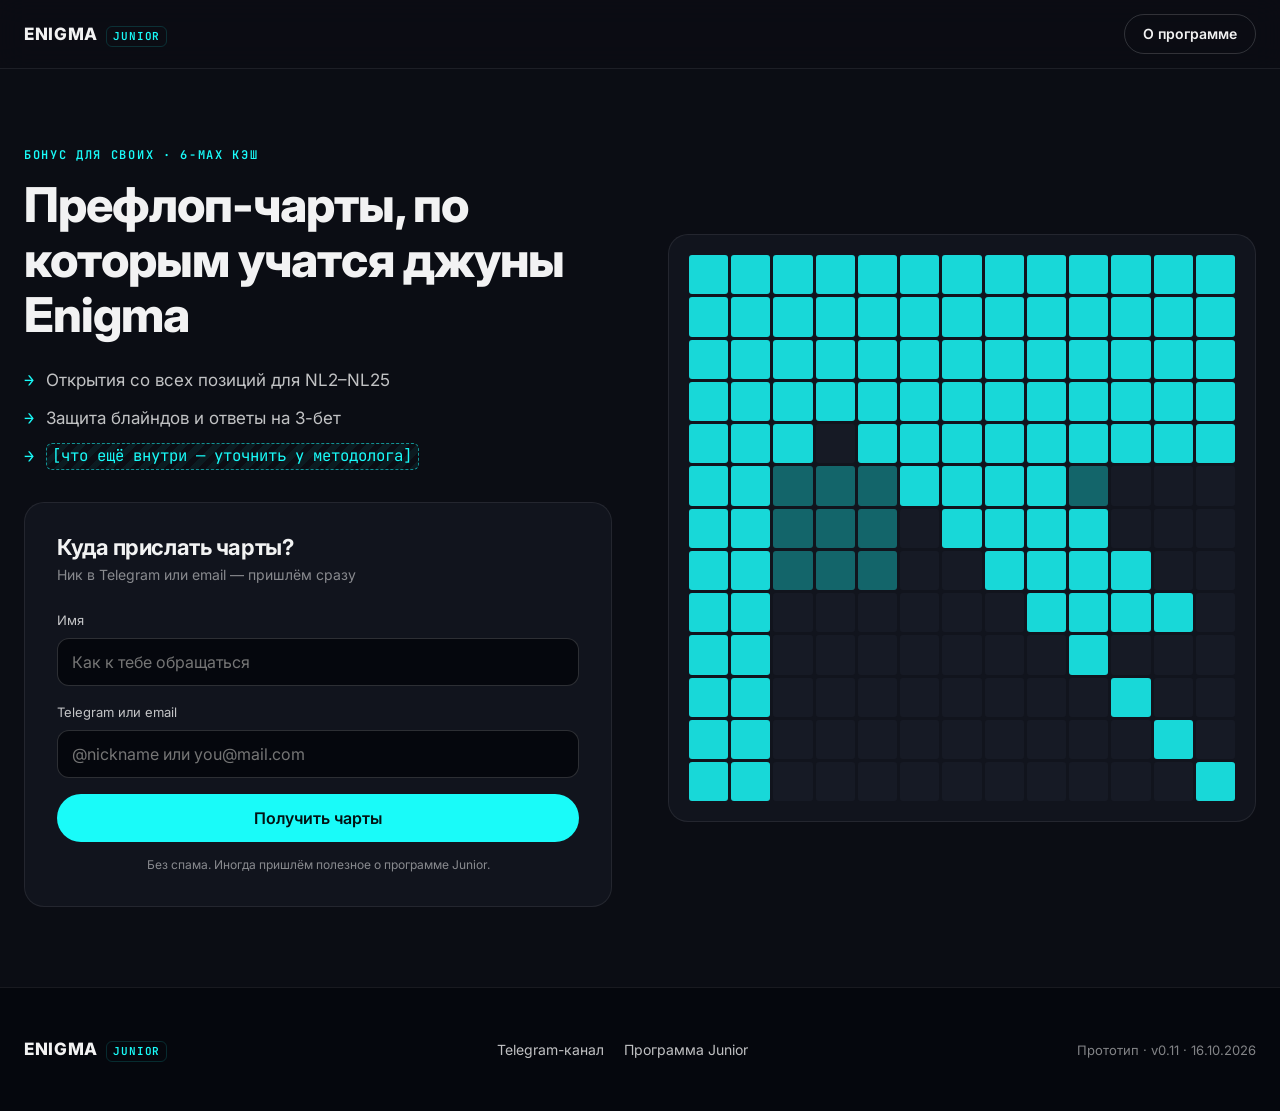
<file: lead-magnet.html>
<!DOCTYPE html>
<html lang="ru">
<head>
  <meta charset="UTF-8">
  <meta name="viewport" content="width=device-width, initial-scale=1.0">
  <meta name="robots" content="noindex, nofollow">
  <title>Префлоп-чарты Enigma Junior</title>
  <link rel="preconnect" href="https://fonts.googleapis.com">
  <link rel="preconnect" href="https://fonts.gstatic.com" crossorigin>
  <link href="https://fonts.googleapis.com/css2?family=Inter:wght@400;500;600;700;800&family=JetBrains+Mono:wght@400;500;600;700&display=swap" rel="stylesheet">
  <link rel="stylesheet" href="styles.css?v=0.11">
</head>
<body data-discipline="cash">

  <header class="header">
    <div class="wrap">
      <a href="index.html" class="logo">ENIGMA <span class="logo-tag">JUNIOR</span></a>
      <div class="header-actions">
        <a class="btn btn-ghost btn-sm" href="index.html">О программе</a>
      </div>
    </div>
  </header>

  <main>
    <section class="lm-hero">
      <div class="wrap lm-grid">
        <div>
          <div class="eyebrow">Бонус для своих · 6-max кэш</div>
          <h1 class="section-title">Префлоп-чарты, по которым учатся джуны Enigma</h1>
          <ul class="lm-list">
            <li>Открытия со всех позиций для NL2–NL25</li>
            <li>Защита блайндов и ответы на 3-бет</li>
            <li><span class="ph">[что ещё внутри — уточнить у методолога]</span></li>
          </ul>

          <div class="form" data-lead-form style="margin-top:32px">
            <form novalidate>
              <h3>Куда прислать чарты?</h3>
              <p class="hint">Ник в Telegram или email — пришлём сразу</p>
              <div class="field">
                <label>Имя</label>
                <input class="input" name="name" autocomplete="given-name" placeholder="Как к тебе обращаться">
                <span class="err"></span>
              </div>
              <div class="field">
                <label>Telegram или email</label>
                <input class="input" name="channel" autocomplete="off" placeholder="@nickname или you@mail.com">
                <span class="err"></span>
              </div>
              <button class="btn btn-primary btn-block" type="submit">Получить чарты</button>
              <p class="form-foot">Без спама. Иногда пришлём полезное о программе Junior.</p>
            </form>
            <div class="success" data-lead-success hidden>
              <div class="check">✓</div>
              <h3>Чарты отправлены</h3>
              <p>Проверь Telegram или почту. Хочешь учиться по ним с тренером — загляни в программу Junior.</p>
              <div class="btns">
                <a class="btn btn-primary" href="index.html#program">Посмотреть программу</a>
                <a class="btn btn-ghost" href="index.html#apply">Сразу подать заявку</a>
              </div>
            </div>
          </div>
        </div>

        <div>
          <div class="lm-preview" data-chart aria-label="Превью префлоп-чарта"></div>
        </div>
      </div>
    </section>
  </main>

  <footer class="footer">
    <div class="wrap">
      <a href="index.html" class="logo">ENIGMA <span class="logo-tag">JUNIOR</span></a>
      <div class="footer-links">
        <a href="https://t.me/enigmapoker" target="_blank" rel="noopener">Telegram-канал</a>
        <a href="index.html">Программа Junior</a>
      </div>
      <small>Прототип · v0.11 · 16.10.2026</small>
    </div>
  </footer>

  <script>
    // Decorative 13x13 range grid: pairs on the diagonal, suited above, offsuit below
    (function () {
      const box = document.querySelector('[data-chart]');
      const raise = (r, c) => r <= 4 || c <= 1 || r === c || (r < c && c - r <= 3 && r <= 8);
      const call = (r, c) => !raise(r, c) && (r < c ? c <= 9 : r <= 7 && c <= 4);
      let html = '';
      for (let r = 0; r < 13; r++) {
        for (let c = 0; c < 13; c++) {
          const cls = raise(r, c) && (r <= c || c <= 2) ? 'r' : call(r, c) ? 'c' : '';
          html += `<i class="${cls}"></i>`;
        }
      }
      box.innerHTML = html;
    })();
  </script>
  <script src="main.js?v=0.11"></script>
</body>
</html>
</file>
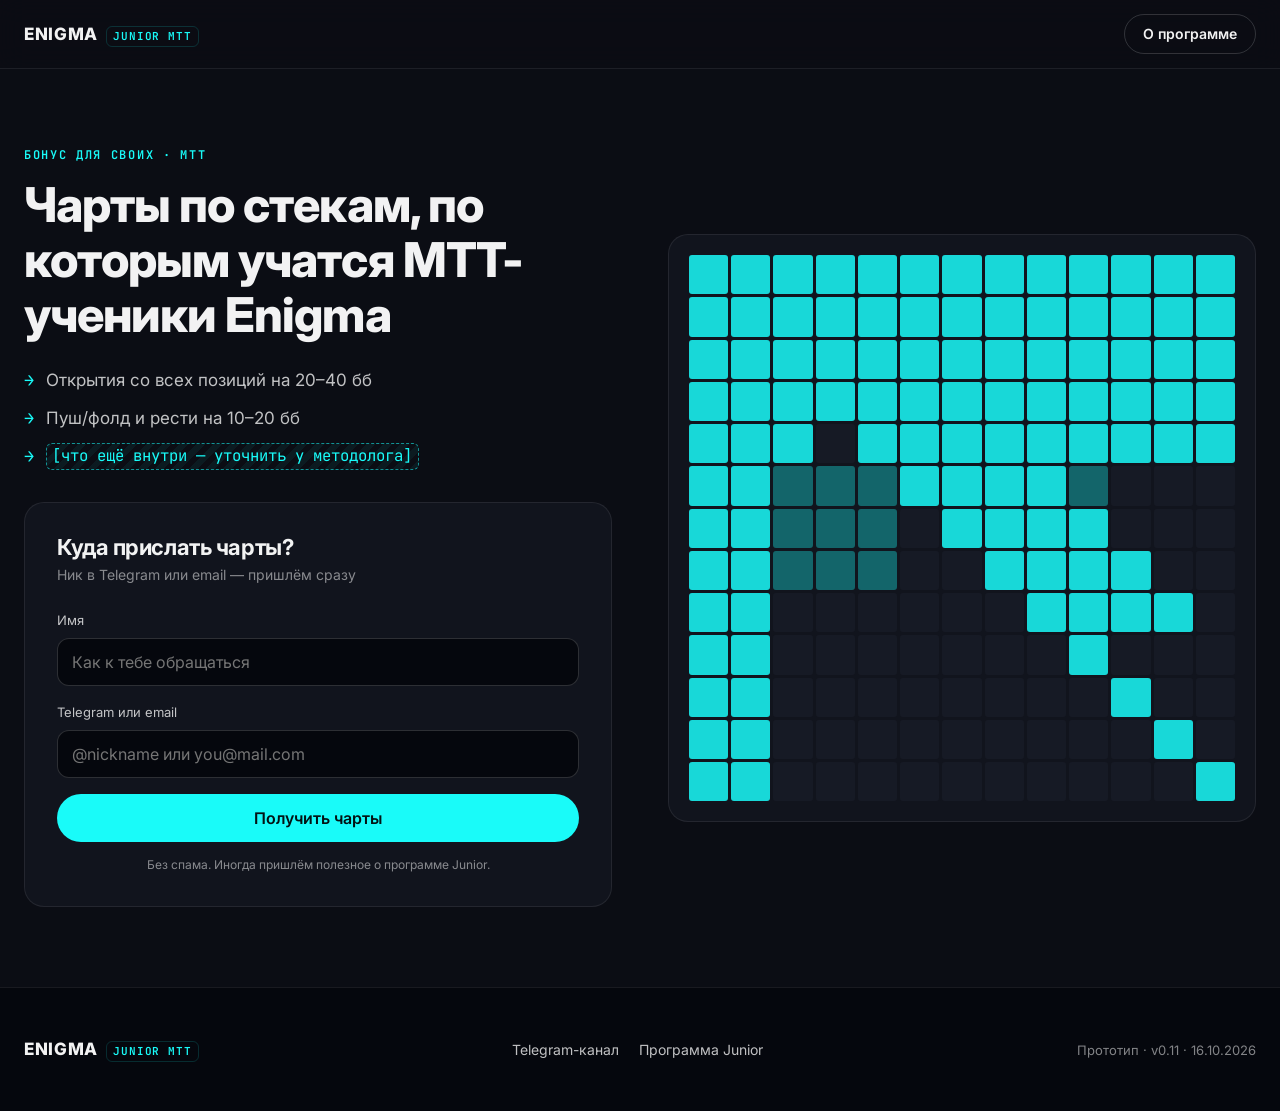
<file: mtt/lead-magnet.html>
<!DOCTYPE html>
<html lang="ru">
<head>
  <meta charset="UTF-8">
  <meta name="viewport" content="width=device-width, initial-scale=1.0">
  <meta name="robots" content="noindex, nofollow">
  <title>Чарты по стекам Enigma Junior MTT</title>
  <link rel="preconnect" href="https://fonts.googleapis.com">
  <link rel="preconnect" href="https://fonts.gstatic.com" crossorigin>
  <link href="https://fonts.googleapis.com/css2?family=Inter:wght@400;500;600;700;800&family=JetBrains+Mono:wght@400;500;600;700&display=swap" rel="stylesheet">
  <link rel="stylesheet" href="../styles.css?v=0.11">
</head>
<body data-discipline="mtt">

  <header class="header">
    <div class="wrap">
      <a href="index.html" class="logo">ENIGMA <span class="logo-tag">JUNIOR MTT</span></a>
      <div class="header-actions">
        <a class="btn btn-ghost btn-sm" href="index.html">О программе</a>
      </div>
    </div>
  </header>

  <main>
    <section class="lm-hero">
      <div class="wrap lm-grid">
        <div>
          <div class="eyebrow">Бонус для своих · МТТ</div>
          <h1 class="section-title">Чарты по стекам, по которым учатся МТТ-ученики Enigma</h1>
          <ul class="lm-list">
            <li>Открытия со всех позиций на 20–40 бб</li>
            <li>Пуш/фолд и рести на 10–20 бб</li>
            <li><span class="ph">[что ещё внутри — уточнить у методолога]</span></li>
          </ul>

          <div class="form" data-lead-form style="margin-top:32px">
            <form novalidate>
              <h3>Куда прислать чарты?</h3>
              <p class="hint">Ник в Telegram или email — пришлём сразу</p>
              <div class="field">
                <label>Имя</label>
                <input class="input" name="name" autocomplete="given-name" placeholder="Как к тебе обращаться">
                <span class="err"></span>
              </div>
              <div class="field">
                <label>Telegram или email</label>
                <input class="input" name="channel" autocomplete="off" placeholder="@nickname или you@mail.com">
                <span class="err"></span>
              </div>
              <button class="btn btn-primary btn-block" type="submit">Получить чарты</button>
              <p class="form-foot">Без спама. Иногда пришлём полезное о программе Junior.</p>
            </form>
            <div class="success" data-lead-success hidden>
              <div class="check">✓</div>
              <h3>Чарты отправлены</h3>
              <p>Проверь Telegram или почту. Хочешь учиться по ним с тренером — загляни в программу Junior MTT.</p>
              <div class="btns">
                <a class="btn btn-primary" href="index.html#program">Посмотреть программу</a>
                <a class="btn btn-ghost" href="index.html#apply">Сразу подать заявку</a>
              </div>
            </div>
          </div>
        </div>

        <div>
          <div class="lm-preview" data-chart aria-label="Превью префлоп-чарта"></div>
        </div>
      </div>
    </section>
  </main>

  <footer class="footer">
    <div class="wrap">
      <a href="index.html" class="logo">ENIGMA <span class="logo-tag">JUNIOR MTT</span></a>
      <div class="footer-links">
        <a href="https://t.me/enigmapoker" target="_blank" rel="noopener">Telegram-канал</a>
        <a href="index.html">Программа Junior</a>
      </div>
      <small>Прототип · v0.11 · 16.10.2026</small>
    </div>
  </footer>

  <script>
    // Decorative 13x13 range grid: pairs on the diagonal, suited above, offsuit below
    (function () {
      const box = document.querySelector('[data-chart]');
      const raise = (r, c) => r <= 4 || c <= 1 || r === c || (r < c && c - r <= 3 && r <= 8);
      const call = (r, c) => !raise(r, c) && (r < c ? c <= 9 : r <= 7 && c <= 4);
      let html = '';
      for (let r = 0; r < 13; r++) {
        for (let c = 0; c < 13; c++) {
          const cls = raise(r, c) && (r <= c || c <= 2) ? 'r' : call(r, c) ? 'c' : '';
          html += `<i class="${cls}"></i>`;
        }
      }
      box.innerHTML = html;
    })();
  </script>
  <script src="../main.js?v=0.11"></script>
</body>
</html>
</file>
<file: styles.css>
/**
 * Enigma Junior — prototype styles - VERSION 0.11
 *
 * v0.11 - Enigma Start page: price / deposit block, honesty note, consent checkbox
 *
 * v0.10 - Apply CTA inside the pinned program block (desktop)
 *
 * v0.9 - Level quiz styles for prototype B
 *
 * v0.8 - «Почему 0 $» note, inline CTA strips
 *
 * v0.5 - Rudolf feedback: gold instead of red for fund step
 *
 * v0.4 - Feedback round 3:
 * - Arrow carousels for coaches/cases, program title inside pinned area
 * - Tighter spacing, square author photo, figure back on mobile
 *
 * v0.3 - Feedback round 2:
 * - Coaches and cases: v0.1 cards in a horizontal carousel driven by vertical scroll
 * - Author card in hero, figure hidden on mobile
 *
 * v0.2 - Feedback round 1:
 * - Generic scroll-driven carousel (.scene) for program, coaches, cases
 * - Growing character figure for program levels
 * - Red highlight for fund start step; removed requirements, FAQ, notes styles
 *
 * v0.1 - Initial prototype:
 * - Palette and fonts taken from enigmamtt.pro (dark + #19FBF9, Inter + JetBrains Mono)
 */

:root {
  --bg: #0b0d14;
  --bg-deep: #05070d;
  --bg-card: #11141d;
  --bg-card-2: #161a25;
  --line: rgba(255, 255, 255, .08);
  --line-strong: rgba(255, 255, 255, .16);
  --accent: #19fbf9;
  --accent-hover: #4bfcfa;
  --accent-soft: rgba(25, 251, 249, .15);
  --accent-faint: rgba(25, 251, 249, .06);
  --text: rgba(255, 255, 255, .95);
  --text-2: rgba(255, 255, 255, .75);
  --text-3: rgba(255, 255, 255, .5);
  --danger: #ff6b6b;
  --gold: #f2c94c;
  --gold-soft: rgba(242, 201, 76, .12);
  --radius: 16px;
  --radius-sm: 10px;
  --wrap: 1280px;
  --font: "Inter", system-ui, -apple-system, "Segoe UI", sans-serif;
  --mono: "JetBrains Mono", ui-monospace, monospace;
}

*,
*::before,
*::after { box-sizing: border-box; }

html { scroll-behavior: smooth; scroll-padding-top: 80px; }

body {
  margin: 0;
  background: var(--bg);
  color: var(--text);
  font-family: var(--font);
  font-size: 17px;
  line-height: 1.55;
  -webkit-font-smoothing: antialiased;
}

a { color: inherit; }
img { max-width: 100%; display: block; }
h1, h2, h3, h4 { margin: 0; line-height: 1.15; letter-spacing: -.02em; }
p { margin: 0; }
ul { margin: 0; padding: 0; list-style: none; }

.wrap { width: 100%; max-width: var(--wrap); margin: 0 auto; padding: 0 24px; }
.mono { font-family: var(--mono); }
.accent { color: var(--accent); }
.muted { color: var(--text-2); }

/* Placeholder marker: anything we don't know yet */
.ph {
  font-family: var(--mono);
  font-size: .92em;
  color: var(--accent);
  border: 1px dashed rgba(25, 251, 249, .55);
  background: repeating-linear-gradient(-45deg, var(--accent-faint) 0 6px, transparent 6px 12px);
  border-radius: 6px;
  padding: 0 .35em;
  -webkit-box-decoration-break: clone;
  box-decoration-break: clone;
}
.ph-block {
  border: 1px dashed rgba(25, 251, 249, .45);
  background: repeating-linear-gradient(-45deg, var(--accent-faint) 0 8px, transparent 8px 16px);
  border-radius: var(--radius-sm);
  color: var(--accent);
  font-family: var(--mono);
  font-size: 13px;
  display: grid;
  place-items: center;
  text-align: center;
  padding: 12px;
}
.note {
  display: inline-block;
  font-family: var(--mono);
  font-size: 12px;
  color: var(--text-3);
  border-left: 2px solid var(--accent-soft);
  padding-left: 10px;
  margin-top: 16px;
}

/* Buttons */
.btn {
  display: inline-flex;
  align-items: center;
  justify-content: center;
  gap: 8px;
  min-height: 48px;
  padding: 0 24px;
  border-radius: 999px;
  border: 1px solid transparent;
  font: 600 16px/1 var(--font);
  text-decoration: none;
  cursor: pointer;
  transition: background .2s, color .2s, border-color .2s, transform .2s;
}
.btn:active { transform: translateY(1px); }
.btn-primary { background: var(--accent); color: #031314; }
.btn-primary:hover { background: var(--accent-hover); }
.btn-ghost { background: transparent; color: var(--text); border-color: var(--line-strong); }
.btn-ghost:hover { border-color: var(--accent); color: var(--accent); }
.btn-sm { min-height: 40px; padding: 0 18px; font-size: 14px; }
.btn-block { width: 100%; }

/* Header */
.header {
  position: sticky;
  top: 0;
  z-index: 50;
  background: rgba(11, 13, 20, .82);
  backdrop-filter: blur(14px);
  -webkit-backdrop-filter: blur(14px);
  border-bottom: 1px solid var(--line);
}
.header .wrap { display: flex; align-items: center; gap: 24px; height: 68px; }
.logo { display: flex; align-items: baseline; gap: 8px; text-decoration: none; font-weight: 800; letter-spacing: .04em; }
.logo-tag {
  font: 600 11px/1 var(--mono);
  color: var(--accent);
  border: 1px solid var(--accent-soft);
  padding: 4px 6px;
  border-radius: 6px;
  letter-spacing: .08em;
}
.nav { display: flex; gap: 22px; margin-left: 12px; }
.nav a { text-decoration: none; color: var(--text-2); font-size: 14px; }
.nav a:hover { color: var(--accent); }
.header-actions { margin-left: auto; display: flex; gap: 10px; align-items: center; }

/* Sections */
section { padding: 64px 0; }
.section-alt { background: var(--bg-deep); }
.eyebrow {
  font: 600 12px/1 var(--mono);
  letter-spacing: .14em;
  text-transform: uppercase;
  color: var(--accent);
  margin-bottom: 16px;
}
.section-title { font-size: clamp(30px, 4.2vw, 48px); font-weight: 800; max-width: 820px; }
.section-lead { color: var(--text-2); font-size: 19px; max-width: 720px; margin-top: 16px; }
.grid { display: grid; gap: 20px; margin-top: 32px; }
.grid-2 { grid-template-columns: repeat(2, 1fr); }
.grid-3 { grid-template-columns: repeat(3, 1fr); }
.grid-4 { grid-template-columns: repeat(4, 1fr); }
.card {
  background: var(--bg-card);
  border: 1px solid var(--line);
  border-radius: var(--radius);
  padding: 28px;
}
.card h3 { font-size: 20px; margin-bottom: 10px; }
.card p { color: var(--text-2); font-size: 16px; }

/* Hero */
.hero { padding: 48px 0 48px; position: relative; overflow: hidden; }
.hero::before {
  content: "";
  position: absolute;
  inset: -40% -20% auto auto;
  width: 820px;
  height: 820px;
  background: radial-gradient(closest-side, rgba(25, 251, 249, .14), transparent);
  pointer-events: none;
}
.hero-grid { display: grid; grid-template-columns: 1.15fr .85fr; gap: 56px; align-items: center; position: relative; }
.hero h1 { font-size: clamp(36px, 5.4vw, 64px); font-weight: 800; }
.hero-route {
  display: inline-flex;
  align-items: center;
  gap: 14px;
  font: 700 clamp(28px, 4vw, 44px)/1 var(--mono);
  margin: 22px 0 6px;
}
.hero-route .arrow { color: var(--accent); }
.hero-sub { font-size: 20px; color: var(--text-2); margin-top: 16px; max-width: 560px; }
.hero-cta { display: flex; gap: 12px; flex-wrap: wrap; margin-top: 32px; }
.hero-facts { display: flex; gap: 28px; flex-wrap: wrap; margin-top: 32px; }
.hero-facts div { font-size: 14px; color: var(--text-3); }
.hero-facts b { display: block; font: 700 22px/1.2 var(--mono); color: var(--text); }

.hero-card { background: var(--bg-card); border: 1px solid var(--line); border-radius: 20px; padding: 28px; }
.hero-card-title { font: 600 12px/1 var(--mono); letter-spacing: .12em; color: var(--text-3); text-transform: uppercase; }
.ladder { margin-top: 20px; display: grid; gap: 10px; }
.ladder li {
  display: flex;
  align-items: center;
  justify-content: space-between;
  padding: 14px 16px;
  border-radius: 12px;
  border: 1px solid var(--line);
  background: var(--bg-card-2);
  font-family: var(--mono);
  font-size: 15px;
}
.ladder li span:last-child { color: var(--text-3); font-size: 13px; }
.ladder li.on { border-color: var(--accent); background: var(--accent-faint); }
.ladder li.on span:last-child { color: var(--accent); }
.ladder li.gold { border-color: var(--gold); background: var(--gold-soft); color: var(--gold); box-shadow: 0 0 24px rgba(242, 201, 76, .16); }
.ladder li.gold span:last-child { color: var(--gold); }

.free-note { margin-top: 14px; max-width: 560px; font-size: 14px; color: var(--text-3); border-left: 2px solid var(--gold); padding-left: 12px; }

/* Inline CTA strip */
.cta-section { padding: 0; margin: 32px 0; }
.cta-strip {
  display: flex;
  align-items: center;
  justify-content: space-between;
  gap: 24px;
  flex-wrap: wrap;
  padding: 28px 32px;
  border-radius: 20px;
  border: 1px solid var(--accent-soft);
  background: radial-gradient(500px 200px at 100% 0%, var(--accent-soft), transparent), var(--bg-card);
}
.cta-strip h3 { font-size: 22px; margin-bottom: 6px; }
.cta-strip-btns { display: flex; gap: 10px; flex-wrap: wrap; }

/* Level quiz (prototype B) */
.quiz-grid { display: grid; grid-template-columns: .9fr 1.1fr; gap: 48px; align-items: center; }
.quiz-perks { margin-top: 24px; display: grid; gap: 10px; }
.quiz-perks li { color: var(--text-2); display: flex; gap: 10px; }
.quiz-perks li::before { content: "→"; color: var(--accent); font-family: var(--mono); }
.quiz-card { background: var(--bg-card); border: 1px solid var(--line); border-radius: 20px; padding: 32px; min-height: 420px; }
.quiz-top { display: flex; justify-content: space-between; align-items: center; color: var(--text-3); font-size: 13px; }
.quiz-back { all: unset; cursor: pointer; color: var(--text-3); font-size: 14px; }
.quiz-back:hover { color: var(--accent); }
.quiz-bar { height: 4px; border-radius: 4px; background: var(--line); margin: 12px 0 24px; overflow: hidden; }
.quiz-bar i { display: block; height: 100%; background: var(--accent); transition: width .3s; }
.quiz-q { font-size: 22px; margin-bottom: 20px; }
.quiz-options { display: grid; gap: 10px; }
.quiz-opt {
  all: unset;
  cursor: pointer;
  padding: 16px 18px;
  border-radius: 12px;
  border: 1px solid var(--line-strong);
  background: var(--bg-deep);
  color: var(--text);
  font-size: 16px;
  transition: border-color .2s, background .2s;
}
.quiz-opt:hover { border-color: var(--accent); }
.quiz-opt.picked { border-color: var(--accent); background: var(--accent-soft); }
.quiz-result { display: grid; gap: 12px; }
.quiz-score { font-size: 44px; font-weight: 700; color: var(--accent); line-height: 1; }
.quiz-result h3 { font-size: 24px; }
.quiz-cta { display: flex; flex-wrap: wrap; gap: 10px; margin-top: 8px; }
.quiz-review { margin-top: 8px; border-top: 1px solid var(--line); padding-top: 12px; }
.quiz-review summary { cursor: pointer; color: var(--accent); font-weight: 600; }
.quiz-review ul { margin-top: 12px; display: grid; gap: 12px; }
.quiz-review li { display: flex; gap: 10px; font-size: 14px; color: var(--text-2); }
.quiz-review li b { color: var(--text); font-weight: 600; }
.quiz-review .mark { font-family: var(--mono); flex: none; }
.quiz-review .ok .mark { color: var(--accent); }
.quiz-review .miss .mark { color: var(--gold); }

/* Fit block */
.fit-grid { display: grid; grid-template-columns: 1fr 1fr; gap: 20px; margin-top: 32px; }
.fit-list li { display: flex; gap: 12px; padding: 10px 0; color: var(--text-2); border-bottom: 1px solid var(--line); }
.fit-list li:last-child { border-bottom: 0; }
.fit-list .mark { font-family: var(--mono); color: var(--accent); flex: none; width: 18px; }
.fit-no .mark { color: var(--text-3); }
.fit-no h3 { color: var(--text-2); }

/* Included */
.inc-num { font: 700 34px/1 var(--mono); color: var(--accent); margin-bottom: 14px; }
.honest {
  margin-top: 28px;
  display: flex;
  gap: 16px;
  align-items: flex-start;
  padding: 20px 24px;
  border-radius: var(--radius);
  border: 1px solid var(--line-strong);
  background: var(--bg-card-2);
}
.honest b { color: var(--accent); font-family: var(--mono); flex: none; }

/* Scroll-driven carousel (program, coaches, cases) */
.scene-section { padding: 0; }
.scene { position: relative; }
.scene-sticky {
  position: sticky;
  top: var(--header-h, 68px);
  height: calc(100vh - var(--header-h, 68px));
  display: flex;
  flex-direction: column;
  justify-content: center;
  gap: 20px;
}
.scene-cta {
  display: flex;
  align-items: center;
  justify-content: space-between;
  gap: 20px;
  margin-top: 40px;
  padding: 14px 20px;
  border-radius: 16px;
  border: 1px solid var(--accent-soft);
  background: radial-gradient(400px 120px at 100% 0%, var(--accent-soft), transparent), var(--bg-card);
}
.scene-cta b { display: block; font-size: 18px; }
.scene-cta span { font-size: 14px; }
.scene-grid { display: grid; grid-template-columns: 280px 1fr; gap: 40px; align-items: center; }
.scene-rail .trophy { display: block; }
.scene-rail { display: grid; gap: 6px; position: relative; }
.scene-rail::before {
  content: "";
  position: absolute;
  left: 36px;
  top: 30px;
  bottom: 30px;
  width: 1px;
  background: var(--line-strong);
}
.scene-rail button {
  all: unset;
  cursor: pointer;
  position: relative;
  display: grid;
  grid-template-columns: 40px 1fr;
  align-items: center;
  gap: 14px;
  padding: 10px 16px;
  border-radius: 12px;
  border: 1px solid transparent;
  color: var(--text-3);
  transition: color .3s, border-color .3s, background .3s;
}
.scene-rail button:hover { color: var(--text-2); }
.scene-rail .idx {
  font: 700 13px/1 var(--mono);
  width: 40px;
  height: 40px;
  display: grid;
  place-items: center;
  border-radius: 50%;
  border: 1px solid var(--line-strong);
  background: var(--bg);
  transition: all .3s;
}
.section-alt .scene-rail .idx { background: var(--bg-deep); }
.scene-rail button.active { color: var(--text); border-color: var(--line); background: var(--bg-card); }
.scene-rail button.active .idx { background: var(--accent); color: #031314; border-color: var(--accent); box-shadow: 0 0 0 6px var(--accent-soft); }
.scene-rail button.done .idx { border-color: var(--accent); color: var(--accent); }
.scene-rail small { display: block; font: 500 12px/1.3 var(--mono); color: var(--text-3); margin-top: 3px; }
.scene-rail .ph { font-size: .85em; }
.scene-progress { height: 3px; background: var(--line); border-radius: 3px; margin-top: 18px; overflow: hidden; }
.scene-progress i { display: block; height: 100%; width: 0; background: var(--accent); transition: width .4s; }

.scene-stage { position: relative; height: min(500px, calc(100vh - var(--header-h, 68px) - 330px)); }
.scene-panel {
  position: absolute;
  inset: 0;
  background: var(--bg-card);
  border: 1px solid var(--line);
  border-radius: 20px;
  padding: 36px;
  opacity: 0;
  transform: translateY(48px) scale(.97);
  transition: opacity .5s, transform .5s;
  pointer-events: none;
  overflow: hidden;
}
.scene-panel.past { transform: translateY(-48px) scale(.97); }
.scene-panel.active { opacity: 1; transform: none; pointer-events: auto; }
.scene-panel .when { font: 600 13px/1 var(--mono); color: var(--accent); letter-spacing: .1em; text-transform: uppercase; margin-bottom: 14px; }
.scene-panel h3 { font-size: clamp(22px, 2.6vw, 32px); margin-bottom: 14px; }

.scene-cue {
  position: absolute;
  left: 50%;
  bottom: -42px;
  transform: translateX(-50%);
  display: flex;
  align-items: center;
  gap: 12px;
  color: var(--text-3);
  font-size: 13px;
  transition: opacity .3s;
}
.scene.is-last .scene-cue { opacity: .35; }
.scene.is-last .mouse::after { animation: none; opacity: 0; }
.mouse { width: 20px; height: 30px; border: 1.5px solid var(--text-3); border-radius: 10px; position: relative; }
.mouse::after {
  content: "";
  position: absolute;
  left: 50%;
  top: 6px;
  width: 3px;
  height: 6px;
  margin-left: -1.5px;
  border-radius: 2px;
  background: var(--accent);
  animation: wheel 1.6s infinite;
}
@keyframes wheel { 0% { opacity: 1; transform: translateY(0); } 100% { opacity: 0; transform: translateY(10px); } }

/* Program: panels + growing character */
.path-stage { display: grid; grid-template-columns: 1fr 300px; gap: 20px; }
.path-panels { position: relative; height: 100%; }
.path-meta { color: var(--text-2); font-size: 14px; margin-bottom: 24px; }
.path-cols { display: grid; grid-template-columns: 1fr 1fr; gap: 24px; }
.path-cols h4 { font: 600 12px/1 var(--mono); letter-spacing: .1em; text-transform: uppercase; color: var(--text-3); margin-bottom: 12px; }
.path-cols li { padding: 5px 0; color: var(--text-2); font-size: 15px; }
.path-cols li::before { content: "— "; color: var(--accent); }

.figure-card {
  position: relative;
  height: 100%;
  border-radius: 20px;
  border: 1px solid var(--line);
  background: radial-gradient(circle at 50% 40%, rgba(25, 251, 249, .08), transparent 70%), var(--bg-card);
  display: flex;
  flex-direction: column;
  align-items: center;
  justify-content: flex-end;
  padding: 16px 20px 20px;
  overflow: hidden;
}
.hero-fig { width: 100%; flex: 1; min-height: 0; }
.hero-fig .lv { opacity: 0; transition: opacity .5s; }
.hero-fig[data-level="1"] .lv-1,
.hero-fig[data-level="2"] .lv-2,
.hero-fig[data-level="3"] .lv-3,
.hero-fig[data-level="4"] .lv-4 { opacity: 1; }
.fig-body { transform-box: view-box; transform-origin: 120px 300px; transition: transform .6s cubic-bezier(.3, 1.4, .5, 1); }
.hero-fig[data-level="1"] .fig-body { transform: scale(.88); }
.hero-fig[data-level="2"] .fig-body { transform: scale(.94); }
.hero-fig[data-level="3"] .fig-body { transform: scale(1); }
.hero-fig[data-level="4"] .fig-body { transform: scale(1.04); }
.fig-caption { width: 100%; text-align: center; }
.fig-name { font-size: 15px; font-weight: 700; color: var(--text); }
.fig-bar { height: 6px; border-radius: 6px; background: var(--line); margin: 10px 0 6px; overflow: hidden; }
.fig-bar i { display: block; height: 100%; width: 25%; background: var(--accent); border-radius: 6px; transition: width .6s; }
.fig-label { font-size: 11px; color: var(--text-3); letter-spacing: .1em; text-transform: uppercase; }

/* Arrow carousel (coaches, cases) */
.carousel-head { display: flex; justify-content: space-between; align-items: flex-end; gap: 24px; }
.carousel-nav { display: flex; gap: 10px; flex: none; }
.arrow-btn {
  width: 48px;
  height: 48px;
  border-radius: 50%;
  border: 1px solid var(--line-strong);
  background: var(--bg-card);
  color: var(--text);
  font: 500 20px/1 var(--mono);
  cursor: pointer;
  transition: border-color .2s, color .2s, opacity .2s;
}
.arrow-btn:hover:not(:disabled) { border-color: var(--accent); color: var(--accent); }
.arrow-btn:disabled { opacity: .3; cursor: default; }
.carousel-track {
  display: flex;
  gap: 20px;
  --gutter: max(24px, calc((100vw - var(--wrap)) / 2 + 24px));
  margin: 32px calc(-1 * var(--gutter)) 0;
  padding: 0 var(--gutter);
  scroll-padding: 0 var(--gutter);
  overflow-x: auto;
  scroll-snap-type: x mandatory;
  scroll-behavior: smooth;
  scrollbar-width: none;
}
.carousel-track::-webkit-scrollbar { display: none; }
.carousel-track > .card { flex: 0 0 360px; scroll-snap-align: start; }
.carousel-track > .card.methodologist { flex-basis: 620px; }
.carousel-track > .card.case { flex-basis: 410px; }
.carousel-foot { display: flex; align-items: center; gap: 20px; margin-top: 24px; color: var(--text-3); font-size: 13px; }
.carousel-bar { flex: 1; height: 3px; border-radius: 3px; background: var(--line); overflow: hidden; }
.carousel-bar i { display: block; height: 100%; width: 0; background: var(--accent); transition: width .3s; }

/* Coach / case cards */
.person { display: grid; gap: 16px; align-content: start; }
.person .ph-block { aspect-ratio: 1 / 1; border-radius: 14px; }
.person h3 { font-size: 19px; margin: 0; }
.person .meta { font: 500 13px/1.4 var(--mono); color: var(--accent); }
.person p { font-size: 15px; }
.methodologist { display: grid; grid-template-columns: 220px 1fr; gap: 28px; align-items: center; }
.methodologist .ph-block { aspect-ratio: 1 / 1; border-radius: 14px; }
.methodologist .stats { display: flex; gap: 28px; flex-wrap: wrap; margin-top: 20px; }
.methodologist .stats b { display: block; font: 700 24px/1.2 var(--mono); }
.methodologist .stats span { font-size: 13px; color: var(--text-3); }
.case { display: grid; gap: 16px; align-content: start; }
.case-route { font: 700 26px/1 var(--mono); display: flex; align-items: center; gap: 10px; flex-wrap: wrap; }
.case-route .arrow { color: var(--accent); }
.case .ph-block { height: 140px; }
.case-tag { font: 500 12px/1 var(--mono); color: var(--text-3); text-transform: uppercase; letter-spacing: .1em; }
.case.featured { border-color: var(--accent); background: linear-gradient(180deg, var(--accent-faint), var(--bg-card)); }

/* Hero: author + ladder */
.hero-side { display: grid; gap: 16px; }
.hero-author { display: grid; grid-template-columns: 96px 1fr; gap: 20px; align-items: center; }
.avatar-lg { width: 96px; height: 96px; padding: 0; border-radius: 14px; font-size: 11px; }
.author-name { font-size: 20px; font-weight: 700; margin-top: 8px; }
.author-meta { font-size: 13px; color: var(--accent); margin-top: 4px; }
.author-quote { font-size: 14px; color: var(--text-2); margin-top: 10px; }

/* Why */
.why-card { position: relative; }
.why-card .num { font: 600 13px/1 var(--mono); color: var(--text-3); margin-bottom: 18px; display: block; }

/* Lead magnet banner */
.lm-banner {
  display: grid;
  grid-template-columns: 1fr auto;
  gap: 32px;
  align-items: center;
  padding: 40px;
  border-radius: 24px;
  border: 1px solid var(--accent-soft);
  background: radial-gradient(600px 240px at 0% 0%, var(--accent-soft), transparent), var(--bg-card);
}
.lm-banner h2 { font-size: clamp(24px, 3vw, 34px); }
.lm-banner p { color: var(--text-2); margin-top: 10px; }

/* Form */
.apply-grid { display: grid; grid-template-columns: .9fr 1.1fr; gap: 56px; align-items: start; }
.apply-points { margin-top: 28px; display: grid; gap: 14px; }
.apply-points li { display: flex; gap: 14px; color: var(--text-2); }
.apply-points b { font-family: var(--mono); color: var(--accent); flex: none; }
.manager {
  margin-top: 32px;
  display: flex;
  align-items: center;
  gap: 16px;
  padding: 18px 20px;
  border: 1px solid var(--line);
  border-radius: 14px;
  background: var(--bg-card);
}
.manager .ph-block { width: 52px; height: 52px; padding: 0; border-radius: 50%; font-size: 10px; flex: none; }
.manager small { color: var(--text-3); display: block; font-size: 13px; }

.form { background: var(--bg-card); border: 1px solid var(--line); border-radius: 20px; padding: 32px; }
.form h3 { font-size: 22px; margin-bottom: 4px; }
.form .hint { color: var(--text-3); font-size: 14px; margin-bottom: 24px; }
.field { display: grid; gap: 8px; margin-bottom: 16px; }
.field-row { display: grid; grid-template-columns: 150px 1fr; gap: 10px; }
.field-2 { display: grid; grid-template-columns: 1fr 1fr; gap: 12px; }
.field label { font-size: 13px; color: var(--text-2); }
.field label .opt { color: var(--text-3); }
.input,
.select {
  width: 100%;
  min-height: 48px;
  padding: 0 14px;
  border-radius: 12px;
  border: 1px solid var(--line-strong);
  background: var(--bg-deep);
  color: var(--text);
  font: 400 16px var(--font);
  outline: none;
  transition: border-color .2s, box-shadow .2s;
  appearance: none;
  -webkit-appearance: none;
}
.select {
  background-image: linear-gradient(45deg, transparent 50%, var(--accent) 50%), linear-gradient(135deg, var(--accent) 50%, transparent 50%);
  background-position: calc(100% - 20px) 21px, calc(100% - 15px) 21px;
  background-size: 5px 5px;
  background-repeat: no-repeat;
  padding-right: 36px;
}
.input:focus,
.select:focus { border-color: var(--accent); box-shadow: 0 0 0 3px var(--accent-soft); }
.field.invalid .input,
.field.invalid .select { border-color: var(--danger); }
.err { color: var(--danger); font-size: 13px; display: none; }
.field.invalid .err { display: block; }
.form-foot { font-size: 12px; color: var(--text-3); margin-top: 14px; text-align: center; }

.success { text-align: center; padding: 24px 8px; }
.success .check {
  width: 64px;
  height: 64px;
  border-radius: 50%;
  margin: 0 auto 20px;
  display: grid;
  place-items: center;
  background: var(--accent-soft);
  color: var(--accent);
  font: 700 28px/1 var(--mono);
}
.success h3 { font-size: 24px; margin-bottom: 10px; }
.success p { color: var(--text-2); }
.success .btns { display: grid; gap: 10px; margin-top: 24px; }

/* Modal */
.modal {
  position: fixed;
  inset: 0;
  z-index: 100;
  display: none;
  align-items: center;
  justify-content: center;
  padding: 20px;
  background: rgba(5, 7, 13, .78);
  backdrop-filter: blur(6px);
}
.modal.open { display: flex; }
.modal .form { width: 100%; max-width: 520px; max-height: calc(100vh - 40px); overflow: auto; position: relative; }
.modal-close {
  all: unset;
  cursor: pointer;
  position: absolute;
  top: 14px;
  right: 16px;
  font: 400 26px/1 var(--mono);
  color: var(--text-3);
  padding: 6px;
}
.modal-close:hover { color: var(--accent); }

/* Footer */
.footer { border-top: 1px solid var(--line); padding: 48px 0; background: var(--bg-deep); }
.footer .wrap { display: flex; gap: 32px; flex-wrap: wrap; justify-content: space-between; align-items: center; }
.footer-links { display: flex; gap: 20px; flex-wrap: wrap; }
.footer-links a { color: var(--text-2); text-decoration: none; font-size: 14px; }
.footer-links a:hover { color: var(--accent); }
.footer small { color: var(--text-3); font-size: 13px; }

/* Sticky mobile CTA */
.mobile-cta {
  display: none;
  position: fixed;
  left: 16px;
  right: 16px;
  bottom: 16px;
  z-index: 60;
  transform: translateY(120%);
  transition: transform .3s;
}
.mobile-cta.show { transform: none; }

/* Lead magnet page */
.lm-hero { padding: 80px 0; }
.lm-grid { display: grid; grid-template-columns: 1fr 1fr; gap: 56px; align-items: center; }
.lm-preview { display: grid; grid-template-columns: repeat(13, 1fr); gap: 3px; padding: 20px; background: var(--bg-card); border: 1px solid var(--line); border-radius: 20px; }
.lm-preview i { aspect-ratio: 1 / 1; border-radius: 3px; background: var(--bg-card-2); }
.lm-preview i.r { background: var(--accent); opacity: .85; }
.lm-preview i.c { background: var(--accent); opacity: .35; }
.lm-list { margin-top: 24px; display: grid; gap: 12px; }
.lm-list li { display: flex; gap: 12px; color: var(--text-2); }
.lm-list li::before { content: "→"; color: var(--accent); font-family: var(--mono); }

/* Reveal on scroll */
.reveal { opacity: 0; transform: translateY(18px); transition: opacity .6s, transform .6s; }
.reveal.in { opacity: 1; transform: none; }

@media (prefers-reduced-motion: reduce) {
  html { scroll-behavior: auto; }
  .reveal { opacity: 1; transform: none; transition: none; }
  .scene-panel,
  .fig-body { transition: none; }
  .mouse::after { animation: none; }
}

/* Short desktop screens: keep program + CTA on one screen */
@media (min-width: 721px) and (max-height: 820px) {
  .scene-sticky { gap: 12px; }
  .scene-head .eyebrow { margin-bottom: 8px; }
  .scene-head .section-title { font-size: 32px; }
  .scene-stage { height: calc(100vh - var(--header-h, 68px) - 250px); }
  .scene-panel { padding: 22px 28px; }
  .scene-panel h3 { font-size: 24px; margin-bottom: 8px; }
  .path-meta { margin-bottom: 14px; }
  .path-cols li { padding: 3px 0; font-size: 14px; }
  .scene-cue { bottom: -36px; }
  .scene-cta { margin-top: 34px; padding: 10px 18px; }
}

/* Enigma Start */
.logo-tag.start { color: var(--gold); border-color: rgba(242, 201, 76, .4); }
.field-check label { display: flex; gap: 10px; align-items: flex-start; font-size: 13px; line-height: 1.45; cursor: pointer; }
.field-check input { margin-top: 2px; accent-color: var(--accent); width: 16px; height: 16px; flex: none; }
.price-grid { display: grid; grid-template-columns: 1fr 1.3fr; gap: 20px; margin-top: 32px; }
.price-card { display: flex; flex-direction: column; gap: 14px; }
.price-sum { font: 700 48px/1 var(--mono); color: var(--text); }
.price-card ul li { padding: 6px 0; color: var(--text-2); border-bottom: 1px solid var(--line); }
.price-card ul li:last-child { border-bottom: 0; }
.price-card ul li::before { content: "— "; color: var(--accent); }
.deposit-card { border-color: var(--gold); background: radial-gradient(500px 200px at 100% 0%, var(--gold-soft), transparent), var(--bg-card); }
.deposit-card .eyebrow { color: var(--gold); }
.deposit-flow { display: grid; gap: 10px; margin: 20px 0; padding: 0; list-style: none; }
.deposit-flow li { display: flex; gap: 14px; align-items: baseline; color: var(--text-2); }
.deposit-flow b { font: 700 13px/1 var(--mono); color: var(--gold); flex: none; width: 24px; }
.qa { margin-top: 24px; display: grid; gap: 14px; }
.qa div { padding: 18px 22px; border-radius: var(--radius); border: 1px solid var(--line); background: var(--bg-card-2); }
.qa b { display: block; margin-bottom: 6px; }
.qa p { color: var(--text-2); font-size: 15px; }
.stream-card { border-color: var(--accent-soft); }

/* Responsive */
@media (max-width: 1024px) {
  .nav { display: none; }
  .grid-4 { grid-template-columns: repeat(2, 1fr); }
  .hero-grid,
  .apply-grid,
  .lm-grid,
  .quiz-grid { grid-template-columns: 1fr; gap: 40px; }
  .scene-grid { grid-template-columns: 1fr; gap: 14px; }
  .scene-rail { grid-auto-flow: column; grid-auto-columns: 1fr; }
  .scene-rail::before { left: 10%; right: 10%; top: 30px; bottom: auto; width: auto; height: 1px; }
  .scene-rail button { grid-template-columns: 1fr; justify-items: center; text-align: center; padding: 10px 4px; }
  .scene-rail button.active { background: transparent; border-color: transparent; }
  .scene-rail button .txt { display: none; }
  .scene-progress { display: none; }
  .scene-stage { height: calc(100vh - var(--header-h, 68px) - 260px); }
  .path-stage { grid-template-columns: 1fr 240px; }
}

@media (max-width: 720px) {
  body { font-size: 16px; }
  .wrap { padding: 0 16px; }
  section { padding: 44px 0; }
  .hero { padding: 28px 0 40px; }
  .header .wrap { height: 60px; gap: 12px; }
  .header-actions .btn-ghost { display: none; }
  .grid-2,
  .grid-3,
  .grid-4,
  .fit-grid { grid-template-columns: 1fr; }
  .card { padding: 22px; }
  .lm-banner { grid-template-columns: 1fr; padding: 28px; }
  .form { padding: 24px 20px; }
  .field-2,
  .field-row { grid-template-columns: 1fr; }
  .scene-section .section-title { font-size: 28px; }
  .scene-panel { padding: 22px 20px; }
  .scene-panel h3 { font-size: 21px; margin-bottom: 10px; }
  .scene-cue { bottom: -40px; }
  .scene-sticky { gap: 14px; justify-content: flex-start; padding-top: 16px; }
  .scene-stage { height: calc(100vh - var(--header-h, 68px) - 300px); min-height: 380px; }
  .path-stage { grid-template-columns: 1fr; grid-template-rows: 1fr 104px; gap: 10px; }
  .figure-card { flex-direction: row; align-items: stretch; padding: 6px 16px; gap: 14px; }
  .figure-card .hero-fig { flex: 0 0 90px; height: 100%; }
  .fig-caption { display: flex; flex-direction: column; justify-content: center; text-align: left; }
  .path-meta { margin-bottom: 14px; font-size: 13px; }
  .path-cols { grid-template-columns: 1fr; gap: 10px; }
  .path-cols li { padding: 2px 0; font-size: 14px; }
  .path-cols h4 { margin-bottom: 6px; }
  .carousel-head { align-items: flex-end; }
  .carousel-nav .arrow-btn { width: 42px; height: 42px; font-size: 17px; }
  .carousel-track { --gutter: 16px; margin-top: 24px; gap: 14px; }
  .carousel-track > .card,
  .carousel-track > .card.case { flex-basis: 80vw; }
  .carousel-track > .card.methodologist { flex-basis: 86vw; grid-template-columns: 1fr; gap: 14px; }
  .methodologist .ph-block { width: 120px; }
  .hero-author { grid-template-columns: 72px 1fr; gap: 14px; }
  .avatar-lg { width: 72px; height: 72px; }
  .mobile-cta { display: block; }
  .scene-cta { display: none; }
  .cta-strip { padding: 22px 20px; }
  .quiz-card { padding: 22px 18px; min-height: 0; }
  .quiz-cta .btn { width: 100%; }
  .cta-strip-btns, .cta-strip-btns .btn { width: 100%; }
  .hero-facts { gap: 20px; }
  .price-grid { grid-template-columns: 1fr; }
  .price-sum { font-size: 40px; }
}
</file>
